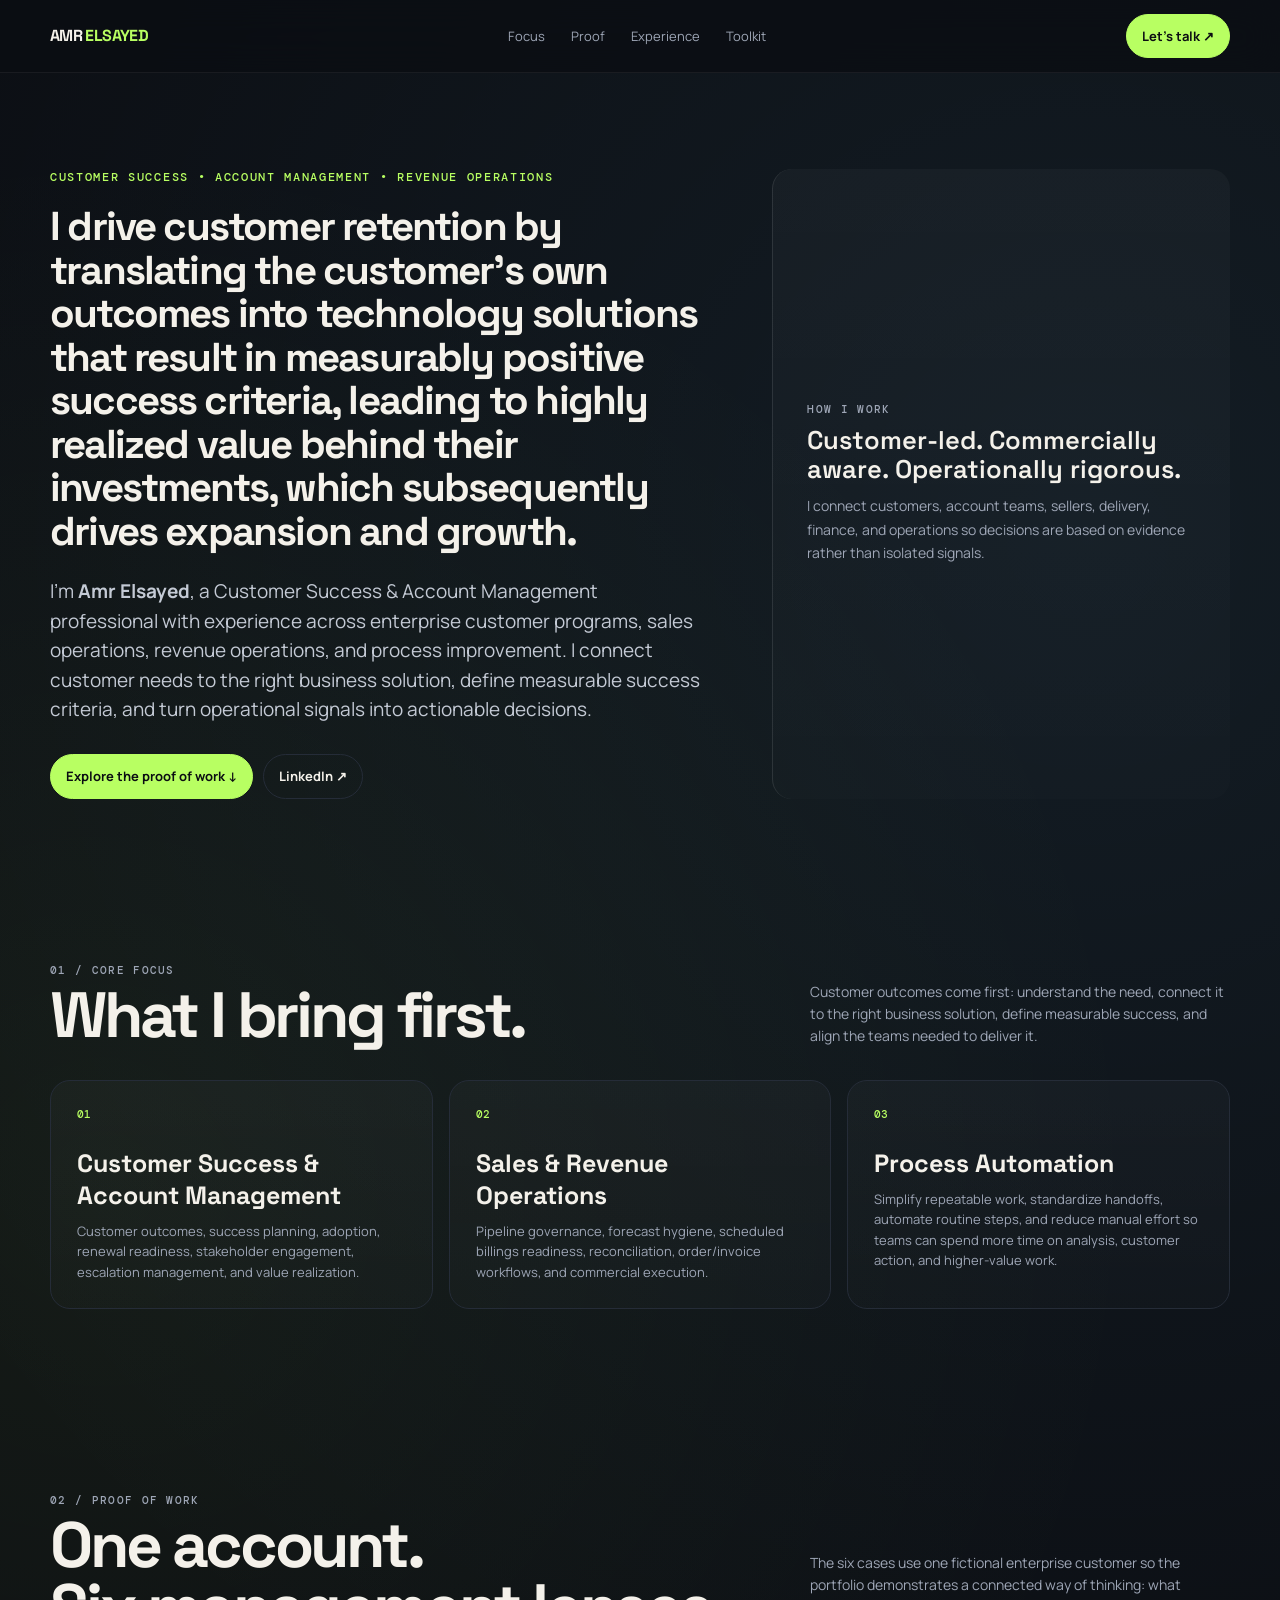
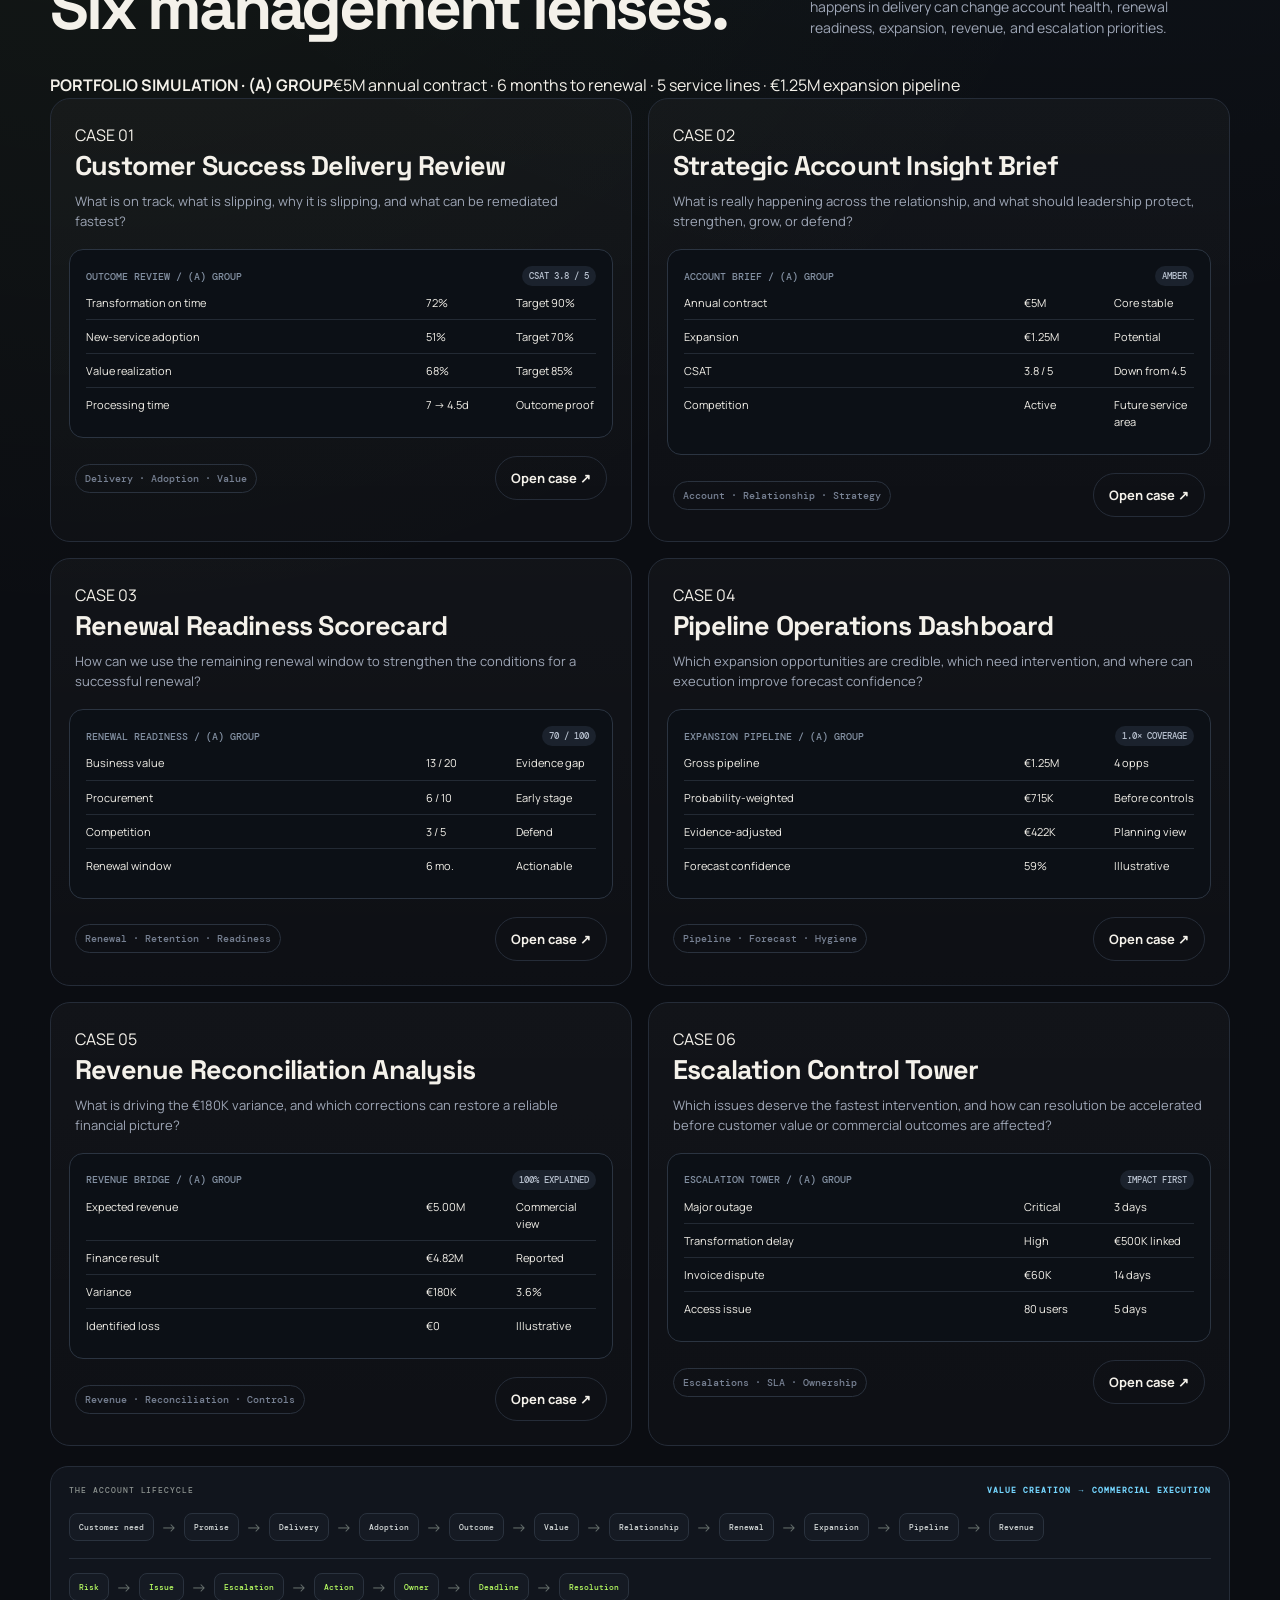
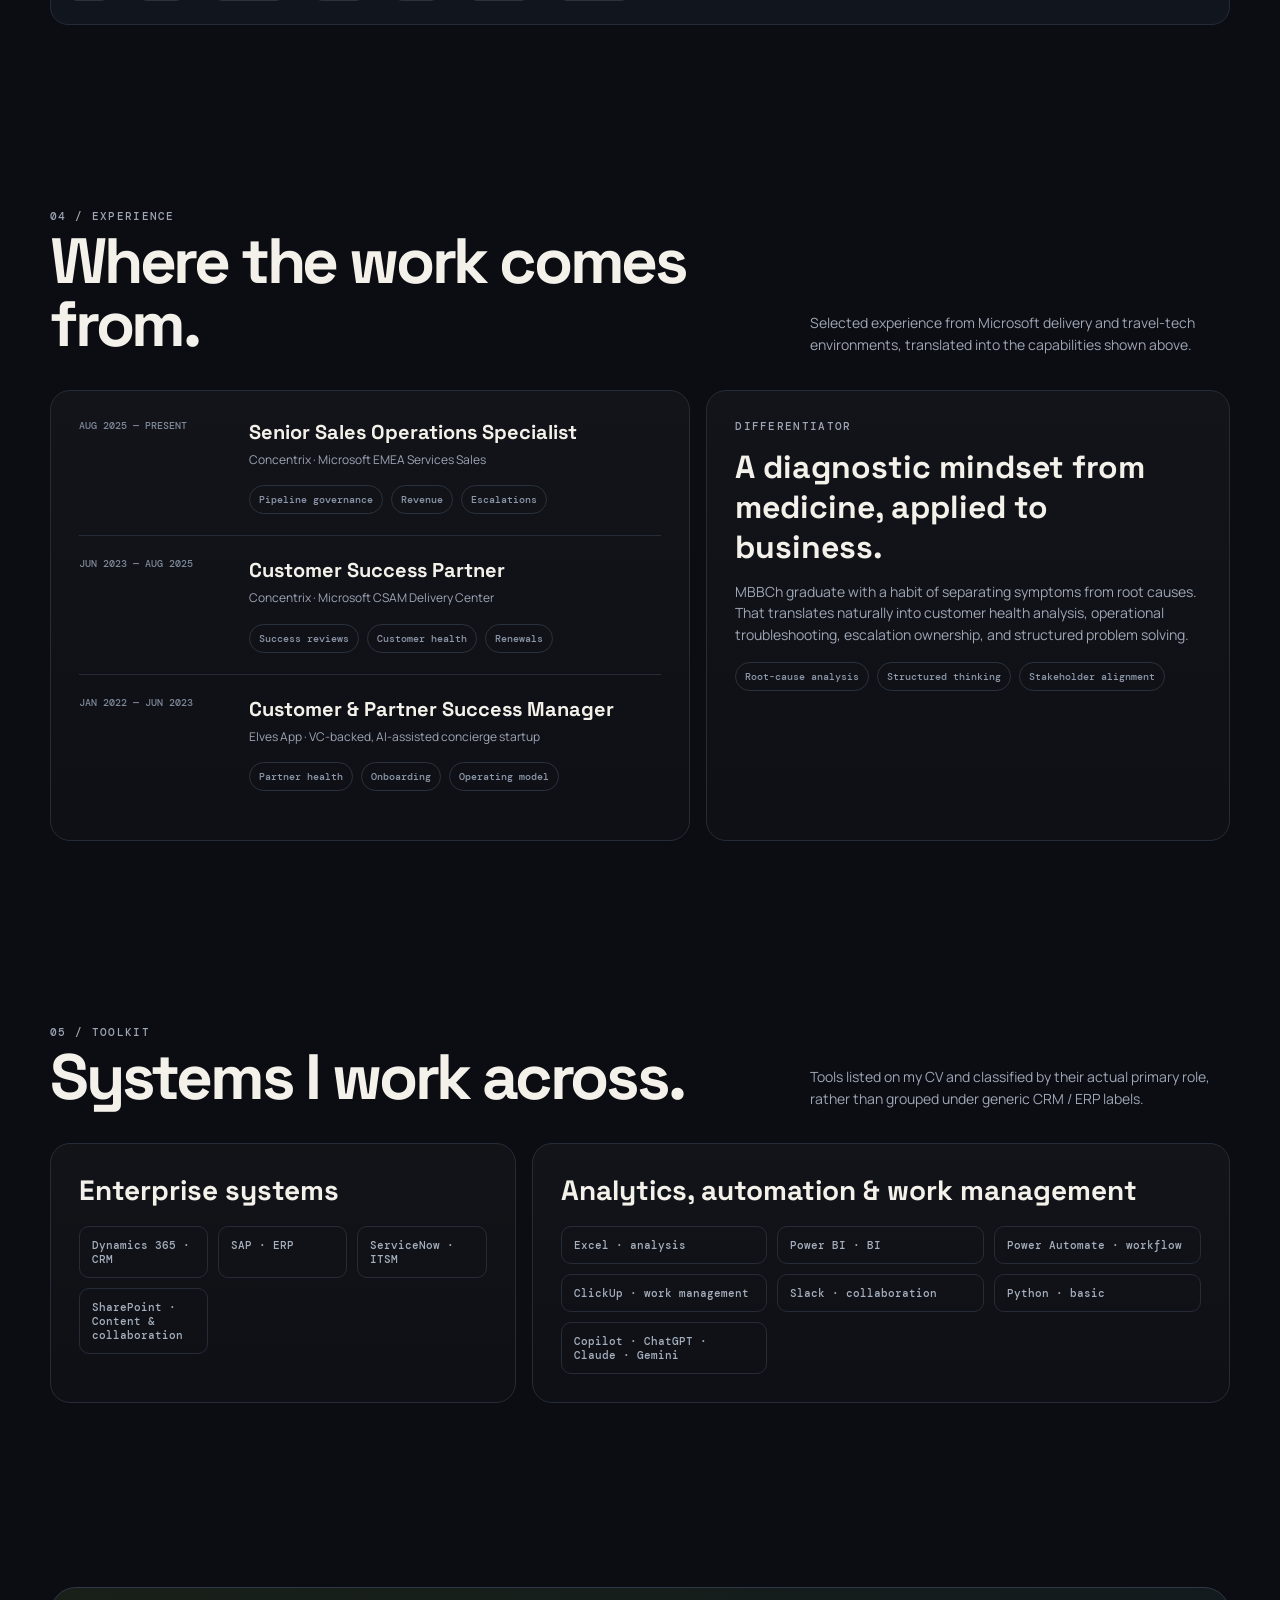
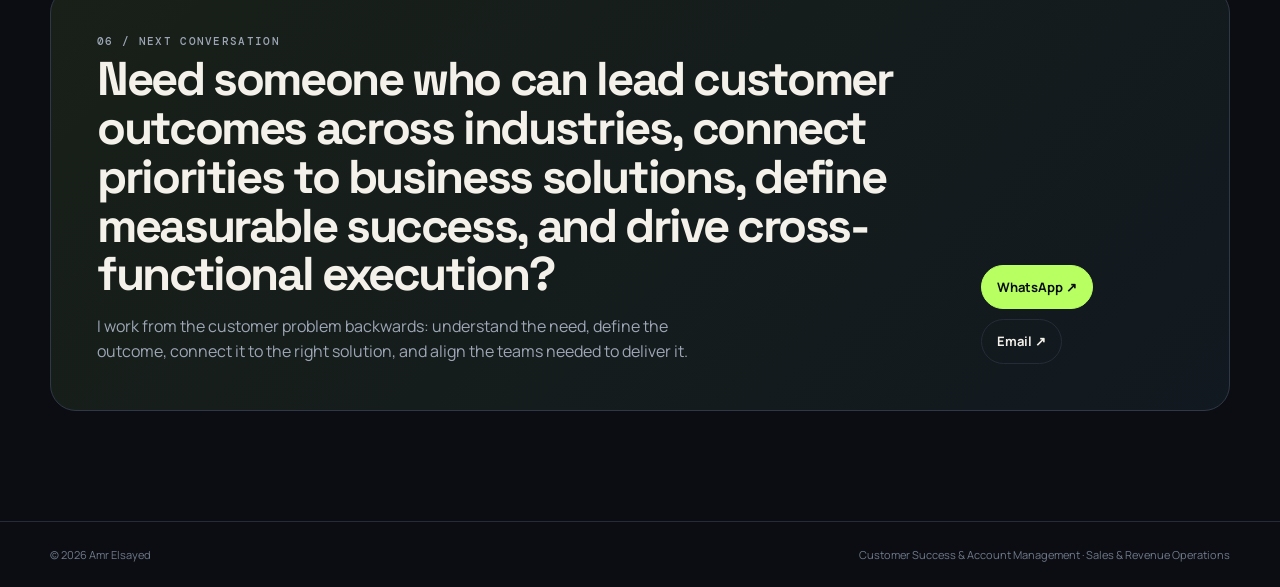
<file: index.html>
<!doctype html>
<html lang="en">
<head>
<meta charset="utf-8">
<meta name="viewport" content="width=device-width,initial-scale=1">
<title>Amr Elsayed | Customer Success & Account Management</title>
<meta name="description" content="Amr Elsayed portfolio: Customer Success & Account Management, Sales & Revenue Operations, and Process Automation.">
<meta name="theme-color" content="#0b0d12">
<link rel="icon" href="data:image/svg+xml,%3Csvg xmlns='http://www.w3.org/2000/svg' viewBox='0 0 64 64'%3E%3Crect width='64' height='64' rx='16' fill='%230b0d12'/%3E%3Cpath d='M18 45V19h7l7 10 7-10h7v26h-7V30l-7 10-7-10v15z' fill='%23f4f1ea'/%3E%3C/svg%3E">
<link rel="preconnect" href="https://fonts.googleapis.com">
<link rel="preconnect" href="https://fonts.gstatic.com" crossorigin>
<link href="https://fonts.googleapis.com/css2?family=DM+Mono:wght@400;500&family=Manrope:wght@400;500;600;700;800&family=Space+Grotesk:wght@500;600;700&display=swap" rel="stylesheet">
<style>
:root{--bg:#0b0d12;--panel:#11151d;--panel2:#151a23;--ink:#f4f1ea;--muted:#9ea6b6;--line:#252c38;--accent:#b8ff62;--accent2:#75d6ff;--warm:#ffd18a;--max:1180px}
*{box-sizing:border-box}
html{scroll-behavior:smooth}
body{margin:0;background:radial-gradient(circle at 85% 10%,rgba(117,214,255,.08),transparent 28%),radial-gradient(circle at 8% 22%,rgba(184,255,98,.06),transparent 24%),var(--bg);color:var(--ink);font-family:Manrope,Arial,sans-serif;line-height:1.55}
a{color:inherit;text-decoration:none}
.container{width:min(calc(100% - 40px),var(--max));margin:auto}
.nav{position:sticky;top:0;z-index:50;background:rgba(11,13,18,.78);backdrop-filter:blur(18px);border-bottom:1px solid rgba(255,255,255,.06)}
.navin{height:72px;display:flex;align-items:center;justify-content:space-between}
.brand{font-family:"Space Grotesk";font-weight:700;letter-spacing:-.04em}
.brand span{color:var(--accent)}
.navlinks{display:flex;gap:26px;font-size:13px;color:var(--muted)}
.navlinks a:hover{color:var(--ink)}
.btn{display:inline-flex;align-items:center;gap:8px;border:1px solid var(--line);padding:11px 15px;border-radius:999px;font-size:13px;font-weight:700;transition:.2s}
.btn:hover{transform:translateY(-1px);border-color:#3c4656}
.btn.primary{background:var(--accent);color:#0b0d12;border-color:var(--accent)}
.hero{padding:96px 0 72px;display:grid;grid-template-columns:1.25fr .75fr;gap:64px;align-items:end}
.kicker{font:500 12px "DM Mono";text-transform:uppercase;letter-spacing:.14em;color:var(--accent);margin-bottom:20px}
h1{font:700 clamp(56px,8vw,104px)/.92 "Space Grotesk";letter-spacing:-.065em;margin:0 0 24px;max-width:880px}
.hero p{font-size:19px;color:#c4cad5;max-width:770px;margin:0 0 30px}
.hero-side{border-left:1px solid var(--line);padding-left:28px}
.hero-side .mini{font:500 11px "DM Mono";color:var(--muted);text-transform:uppercase;letter-spacing:.12em}
.hero-side h3{font:600 25px/1.2 "Space Grotesk";margin:10px 0 10px}
.hero-side p{font-size:14px;line-height:1.7;color:var(--muted);margin:0}
.actions{display:flex;gap:10px;flex-wrap:wrap}
.metrics{display:grid;grid-template-columns:repeat(4,1fr);border-top:1px solid var(--line);border-bottom:1px solid var(--line)}
.metric{padding:24px 18px;border-right:1px solid var(--line)}
.metric:last-child{border-right:0}
.metric .label{font:500 10px "DM Mono";color:var(--muted);text-transform:uppercase;letter-spacing:.1em}
.metric .value{font:700 32px "Space Grotesk";margin:8px 0 3px;letter-spacing:-.04em}
.metric .note{font-size:11px;color:#737d8e}
section{padding:92px 0}
.section-head{display:flex;justify-content:space-between;gap:30px;align-items:end;margin-bottom:34px}
.eyebrow{font:500 11px "DM Mono";text-transform:uppercase;letter-spacing:.12em;color:var(--muted)}
h2{font:700 clamp(38px,5vw,64px)/.98 "Space Grotesk";letter-spacing:-.05em;margin:7px 0 0}
.section-copy{max-width:420px;color:var(--muted);font-size:14px}
.focus{display:grid;grid-template-columns:repeat(3,1fr);gap:16px}
.focus-card,.work-card,.experience-card,.about-card{background:linear-gradient(180deg,rgba(255,255,255,.028),rgba(255,255,255,.012));border:1px solid var(--line);border-radius:20px}
.focus-card{padding:26px;min-height:220px}
.num{font:500 11px "DM Mono";color:var(--accent)}
.focus-card h3{font:700 25px "Space Grotesk";margin:26px 0 10px}
.focus-card p{font-size:13px;color:var(--muted);margin:0}
.focus-card strong{color:var(--ink)}
.work-grid{display:grid;grid-template-columns:repeat(2,1fr);gap:16px}
.work-card{padding:0;overflow:hidden}
.work-top{padding:24px 24px 18px;display:flex;justify-content:space-between;gap:20px}
.sample{font:500 10px "DM Mono";padding:7px 8px;border:1px solid rgba(184,255,98,.34);color:var(--accent);border-radius:999px;white-space:nowrap}
.work-card h3{font:700 27px "Space Grotesk";margin:0 0 8px;letter-spacing:-.03em}
.work-card p{font-size:13px;color:var(--muted);margin:0}
.mock{margin:0 18px 18px;border:1px solid #2b3441;border-radius:14px;background:#0c1016;padding:16px;min-height:175px}
.mockhead{display:flex;justify-content:space-between;align-items:center;font:500 10px "DM Mono";color:#8390a2;text-transform:uppercase}
.bars{display:flex;align-items:end;height:85px;gap:7px;margin-top:18px}
.bar{flex:1;background:linear-gradient(180deg,var(--accent2),rgba(117,214,255,.15));border-radius:4px 4px 0 0}
.row{display:grid;grid-template-columns:1fr 80px 80px;gap:10px;padding:8px 0;border-bottom:1px solid #232a34;font-size:11px}
.row:last-child{border-bottom:0}
.pill{display:inline-flex;padding:4px 7px;border-radius:999px;background:#1b222d;color:#b7c0ce;font:500 9px "DM Mono"}
.health{display:grid;grid-template-columns:1fr 1fr;gap:12px;margin-top:15px}
.healthbox{border:1px solid #252e39;border-radius:10px;padding:10px}
.healthbox .big{font:700 24px "Space Grotesk";margin-top:4px}
.work-foot{display:flex;justify-content:space-between;align-items:center;padding:0 24px 24px}
.work-foot .tag{font:500 10px "DM Mono";color:#778193}
.more{font-size:12px;font-weight:700;color:var(--ink)}
.experience{display:grid;grid-template-columns:1.1fr .9fr;gap:16px}
.experience-card{padding:28px}
.role{display:grid;grid-template-columns:145px 1fr;gap:25px;padding:21px 0;border-top:1px solid var(--line)}
.role:first-child{border-top:0;padding-top:0}
.date{font:500 10px "DM Mono";color:#7e899a;text-transform:uppercase}
.role h3{font:700 20px "Space Grotesk";margin:0 0 6px}
.role p{font-size:12px;color:var(--muted);margin:0}
.tags{display:flex;flex-wrap:wrap;gap:8px;margin-top:16px}
.tag{font:500 10px "DM Mono";color:#8c98aa;border:1px solid #2a323e;border-radius:999px;padding:7px 9px}
.about{display:grid;grid-template-columns:.8fr 1.2fr;gap:16px}
.about-card{padding:28px}
.about-card h3{font:700 28px "Space Grotesk";margin:0 0 13px}
.about-card p{font-size:14px;color:var(--muted);margin:0}
.stack{display:grid;grid-template-columns:repeat(3,1fr);gap:10px;margin-top:18px}
.stack div{padding:11px 12px;border:1px solid var(--line);border-radius:10px;font:500 11px "DM Mono";color:#a5afbd}
.cta{padding:92px 0 110px}
.cta-box{border:1px solid #303847;border-radius:26px;padding:46px;background:linear-gradient(135deg,rgba(184,255,98,.08),rgba(117,214,255,.06));display:flex;justify-content:space-between;gap:30px;align-items:end}
.cta h2{max-width:700px}
.cta p{color:var(--muted);max-width:600px;margin:15px 0 0}
footer{border-top:1px solid var(--line);padding:24px 0;color:#6f7a8b;font-size:11px}
footer .container{display:flex;justify-content:space-between;gap:20px}
.modal{position:fixed;inset:0;background:rgba(5,7,10,.82);backdrop-filter:blur(12px);display:none;align-items:center;justify-content:center;padding:20px;z-index:100}
.modal.open{display:flex}
.modal-card{width:min(760px,100%);max-height:90vh;overflow:auto;background:#10141b;border:1px solid #303847;border-radius:24px;padding:28px}
.modal-close{float:right;border:0;background:transparent;color:var(--muted);font-size:24px;cursor:pointer}
.modal h3{font:700 34px "Space Grotesk";margin:8px 0}
.modal .muted{color:var(--muted);font-size:13px}
.modal .grid{display:grid;grid-template-columns:repeat(2,1fr);gap:12px;margin-top:20px}
.modal .box{border:1px solid var(--line);border-radius:12px;padding:14px}
@media(max-width:900px){.hero,.experience,.about{grid-template-columns:1fr}.hero{padding-top:70px}.metrics{grid-template-columns:repeat(2,1fr)}.metric:nth-child(2){border-right:0}.focus{grid-template-columns:1fr}.work-grid{grid-template-columns:1fr}.navlinks{display:none}.cta-box,.section-head{display:block}.section-copy{margin-top:14px}.role{grid-template-columns:1fr}.stack{grid-template-columns:repeat(2,1fr)}}
@media(max-width:560px){.container{width:min(calc(100% - 28px),var(--max))}h1{font-size:54px}.metrics{grid-template-columns:1fr}.metric{border-right:0;border-bottom:1px solid var(--line)}.metric:last-child{border-bottom:0}.stack{grid-template-columns:1fr}section{padding:72px 0}.hero-side{border-left:0;border-top:1px solid var(--line);padding:24px 0 0}}
.account-context{margin:0 0 22px;background:#111315;color:#fff;border:1px solid #262a2d;border-radius:22px;padding:20px}.context-head{display:flex;justify-content:space-between;font:500 9px "DM Mono";letter-spacing:.12em;color:#8e9491;border-bottom:1px solid rgba(255,255,255,.1);padding-bottom:12px}.context-head b{color:#b8ff62}.context-grid{display:grid;grid-template-columns:repeat(4,1fr)}.context-grid>div{padding:14px 12px;border-right:1px solid rgba(255,255,255,.09)}.context-grid>div:nth-child(4){border-right:0}.context-grid span{display:block;font:500 8px "DM Mono";color:#7d837f;text-transform:uppercase}.context-grid strong{display:block;margin-top:6px;font:700 18px "Space Grotesk"}.context-wide{grid-column:1/-1;border-top:1px solid rgba(255,255,255,.09);border-right:0!important}.context-wide strong{font:500 10px "DM Mono";line-height:1.55;color:#c1c7c3}.lens-strip{display:grid;grid-template-columns:repeat(3,1fr);gap:8px;margin:0 0 16px}.lens-strip div{border:1px solid #252c38;padding:13px;border-radius:12px;background:#11151d}.lens-strip span{display:block;font:500 8px "DM Mono";color:#b8ff62}.lens-strip strong{display:block;margin-top:5px;font:600 13px "Space Grotesk";line-height:1.2}.operating-model{margin-top:20px;border:1px solid #252c38;border-radius:18px;background:#11151d;padding:18px;color:#fff}.operating-head{display:flex;justify-content:space-between;gap:20px;font:500 8px "DM Mono";color:#8e9491;letter-spacing:.12em}.operating-head b{color:#75d6ff}.chain,.control-chain{display:flex;align-items:center;gap:7px;overflow:auto;padding:18px 0 5px}.chain span,.control-chain span{border:1px solid #2a323e;background:#151a23;padding:8px 9px;border-radius:8px;white-space:nowrap;font:500 8px "DM Mono";color:#d9dedd}.chain i,.control-chain i{font-style:normal;color:#68716e}.control-chain{border-top:1px solid #252c38;margin-top:12px;padding-top:14px}.control-chain span{color:#b8ff62}@media(max-width:900px){.context-grid{grid-template-columns:repeat(2,1fr)}.context-grid>div:nth-child(2){border-right:0}.lens-strip{grid-template-columns:1fr}.operating-head{display:block}.operating-head b{display:block;margin-top:6px}}@media(max-width:560px){.context-grid{grid-template-columns:1fr}.context-grid>div{border-right:0!important;border-top:1px solid rgba(255,255,255,.09)}.context-grid>div:first-child{border-top:0}}
/* Homepage refinement: stronger hierarchy, shorter executive positioning */
.hero{
  grid-template-columns:minmax(0,1.45fr) minmax(280px,.55fr);
  gap:56px;
}
.hero>div>h1{
  font-size:clamp(36px,4.35vw,62px);
  line-height:1.02;
  letter-spacing:-.055em;
  max-width:1040px;
}
.cta-box h2{
  font-size:clamp(30px,3.7vw,52px);
  line-height:1.03;
  letter-spacing:-.05em;
  max-width:860px;
}
.metrics{
  grid-template-columns:repeat(3,1fr);
}
.metric{
  min-width:0;
}
@media(max-width:900px){
  .hero{grid-template-columns:1fr;gap:38px}.hero>div>h1{font-size:clamp(36px,7vw,58px)}
  .cta-box h2{font-size:clamp(29px,6vw,46px)}
  .metrics{grid-template-columns:1fr}
  .metric{border-right:0;border-bottom:1px solid var(--line)}
  .metric:last-child{border-bottom:0}
}
@media(max-width:560px){
  .hero>div>h1{font-size:39px}
  .cta-box h2{font-size:34px}
}

/* Hero refinement: direct customer-retention proposition + aligned right-side operating lens */
.hero{
  grid-template-columns:minmax(0,1.5fr) minmax(320px,.6fr);
  gap:56px;
  align-items:start;
}
.hero>div>h1{
  font-size:clamp(34px,4.1vw,60px);
  line-height:1.04;
  letter-spacing:-.052em;
  max-width:1060px;
}
.hero-side{
  margin-top:6px;
}
@media(max-width:900px){
  .hero{
    grid-template-columns:1fr;
    gap:40px;
  }
  .hero>div>h1{
    font-size:clamp(35px,7vw,56px);
  }
  .hero-side{
    margin-top:0;
  }
}
@media(max-width:560px){
  .hero>div>h1{font-size:37px}
}
.hero{
  grid-template-columns:minmax(0,1.18fr) minmax(360px,.82fr);
  gap:64px;
  align-items:stretch;
}
.hero>div>h1{
  font-size:clamp(42px,4.15vw,58px);
  line-height:1.035;
  letter-spacing:-.052em;
  max-width:860px;
}
.hero-side{
  margin-top:0;
  min-height:100%;
  padding:30px 34px;
  border-left:1px solid rgba(255,255,255,.10);
  background:linear-gradient(180deg,rgba(255,255,255,.032),rgba(255,255,255,.012));
  border-radius:20px;
  display:flex;
  flex-direction:column;
  justify-content:center;
}
.hero-side h3{
  font-size:clamp(23px,2vw,31px);
  line-height:1.12;
  max-width:420px;
}
.hero-side p{
  max-width:420px;
  font-size:14px;
  line-height:1.7;
}
@media(max-width:1000px){
  .hero{grid-template-columns:minmax(0,1.08fr) minmax(300px,.92fr);gap:42px}
  .hero>div>h1{font-size:clamp(40px,5vw,54px)}
}
@media(max-width:900px){
  .hero{grid-template-columns:1fr;gap:36px}
  .hero>div>h1{font-size:clamp(38px,7vw,54px);max-width:900px}
  .hero-side{min-height:auto;padding:26px 28px}
}
@media(max-width:560px){.hero>div>h1{font-size:37px}}

/* Final hero scale refinement */
.hero>div>h1{
  font-size:clamp(31px,3.15vw,45px);
  line-height:1.08;
  letter-spacing:-.045em;
  max-width:840px;
}
@media(max-width:1000px){
  .hero>div>h1{font-size:clamp(31px,4.6vw,45px)}
}
@media(max-width:900px){
  .hero>div>h1{font-size:clamp(31px,6.2vw,44px);max-width:900px}
}
@media(max-width:560px){
  .hero>div>h1{font-size:34px}
}
</style>
</head>
<body>
<header class="nav"><div class="container navin">
<a class="brand" href="#top">AMR <span>ELSAYED</span></a>
<nav class="navlinks"><a href="#focus">Focus</a><a href="#work">Proof</a><a href="#experience">Experience</a><a href="#toolkit">Toolkit</a></nav>
<a class="btn primary" href="#contact">Let's talk ↗</a>
</div></header>

<main id="top">
<section class="container hero">
<div>
<div class="kicker">Customer Success • Account Management • Revenue Operations</div>
<h1>I drive customer retention by translating the customer's own outcomes into technology solutions that result in measurably positive success criteria, leading to highly realized value behind their investments, which subsequently drives expansion and growth.</h1>
<p>I'm <strong>Amr Elsayed</strong>, a Customer Success & Account Management professional with experience across enterprise customer programs, sales operations, revenue operations, and process improvement. I connect customer needs to the right business solution, define measurable success criteria, and turn operational signals into actionable decisions.</p>
<div class="actions"><a class="btn primary" href="#work">Explore the proof of work ↓</a><a class="btn" href="https://www.linkedin.com/in/amrhelsayed" target="_blank" rel="noreferrer">LinkedIn ↗</a></div>
</div>
<aside class="hero-side"><div class="mini">How I work</div><h3>Customer-led. Commercially aware. Operationally rigorous.</h3><p>I connect customers, account teams, sellers, delivery, finance, and operations so decisions are based on evidence rather than isolated signals.</p></aside>
</section>

<section id="focus" class="container">
<div class="section-head"><div><div class="eyebrow">01 / Core focus</div><h2>What I bring first.</h2></div><div class="section-copy">Customer outcomes come first: understand the need, connect it to the right business solution, define measurable success, and align the teams needed to deliver it.</div></div>
<div class="focus">
<article class="focus-card"><div class="num">01</div><h3>Customer Success & Account Management</h3><p>Customer outcomes, success planning, adoption, renewal readiness, stakeholder engagement, escalation management, and value realization.</p></article>
<article class="focus-card"><div class="num">02</div><h3>Sales & Revenue Operations</h3><p>Pipeline governance, forecast hygiene, scheduled billings readiness, reconciliation, order/invoice workflows, and commercial execution.</p></article>
<article class="focus-card"><div class="num">03</div><h3>Process Automation</h3><p>Simplify repeatable work, standardize handoffs, automate routine steps, and reduce manual effort so teams can spend more time on analysis, customer action, and higher-value work.</p></article>
</div>
</section>





<section id="work" class="container">
<div class="section-head"><div><div class="eyebrow">02 / Proof of work</div><h2>One account.<br>Six management lenses.</h2></div><div class="section-copy">The six cases use one fictional enterprise customer so the portfolio demonstrates a connected way of thinking: what happens in delivery can change account health, renewal readiness, expansion, revenue, and escalation priorities.</div></div>
<div class="simulation"><strong>PORTFOLIO SIMULATION · (A) GROUP</strong><span>€5M annual contract · 6 months to renewal · 5 service lines · €1.25M expansion pipeline</span></div>
<div class="work-grid">
<article class="work-card"><div class="work-top"><div><div class="case-no">CASE 01</div><h3>Customer Success Delivery Review</h3><p>What is on track, what is slipping, why it is slipping, and what can be remediated fastest?</p></div></div><div class="mock"><div class="mockhead"><span>Outcome review / (A) Group</span><span class="pill">CSAT 3.8 / 5</span></div><div class="row"><span>Transformation on time</span><span>72%</span><span>Target 90%</span></div><div class="row"><span>New-service adoption</span><span>51%</span><span>Target 70%</span></div><div class="row"><span>Value realization</span><span>68%</span><span>Target 85%</span></div><div class="row"><span>Processing time</span><span>7 → 4.5d</span><span>Outcome proof</span></div></div><div class="work-foot"><span class="tag">Delivery · Adoption · Value</span><a class="btn" href="proof/customer-success-review.html">Open case ↗</a></div></article><article class="work-card"><div class="work-top"><div><div class="case-no">CASE 02</div><h3>Strategic Account Insight Brief</h3><p>What is really happening across the relationship, and what should leadership protect, strengthen, grow, or defend?</p></div></div><div class="mock"><div class="mockhead"><span>Account brief / (A) Group</span><span class="pill">AMBER</span></div><div class="row"><span>Annual contract</span><span>€5M</span><span>Core stable</span></div><div class="row"><span>Expansion</span><span>€1.25M</span><span>Potential</span></div><div class="row"><span>CSAT</span><span>3.8 / 5</span><span>Down from 4.5</span></div><div class="row"><span>Competition</span><span>Active</span><span>Future service area</span></div></div><div class="work-foot"><span class="tag">Account · Relationship · Strategy</span><a class="btn" href="proof/account-insight.html">Open case ↗</a></div></article><article class="work-card"><div class="work-top"><div><div class="case-no">CASE 03</div><h3>Renewal Readiness Scorecard</h3><p>How can we use the remaining renewal window to strengthen the conditions for a successful renewal?</p></div></div><div class="mock"><div class="mockhead"><span>Renewal readiness / (A) Group</span><span class="pill">70 / 100</span></div><div class="row"><span>Business value</span><span>13 / 20</span><span>Evidence gap</span></div><div class="row"><span>Procurement</span><span>6 / 10</span><span>Early stage</span></div><div class="row"><span>Competition</span><span>3 / 5</span><span>Defend</span></div><div class="row"><span>Renewal window</span><span>6 mo.</span><span>Actionable</span></div></div><div class="work-foot"><span class="tag">Renewal · Retention · Readiness</span><a class="btn" href="proof/renewal-readiness.html">Open case ↗</a></div></article><article class="work-card"><div class="work-top"><div><div class="case-no">CASE 04</div><h3>Pipeline Operations Dashboard</h3><p>Which expansion opportunities are credible, which need intervention, and where can execution improve forecast confidence?</p></div></div><div class="mock"><div class="mockhead"><span>Expansion pipeline / (A) Group</span><span class="pill">1.0× COVERAGE</span></div><div class="row"><span>Gross pipeline</span><span>€1.25M</span><span>4 opps</span></div><div class="row"><span>Probability-weighted</span><span>€715K</span><span>Before controls</span></div><div class="row"><span>Evidence-adjusted</span><span>€422K</span><span>Planning view</span></div><div class="row"><span>Forecast confidence</span><span>59%</span><span>Illustrative</span></div></div><div class="work-foot"><span class="tag">Pipeline · Forecast · Hygiene</span><a class="btn" href="proof/pipeline-operations.html">Open case ↗</a></div></article><article class="work-card"><div class="work-top"><div><div class="case-no">CASE 05</div><h3>Revenue Reconciliation Analysis</h3><p>What is driving the €180K variance, and which corrections can restore a reliable financial picture?</p></div></div><div class="mock"><div class="mockhead"><span>Revenue bridge / (A) Group</span><span class="pill">100% EXPLAINED</span></div><div class="row"><span>Expected revenue</span><span>€5.00M</span><span>Commercial view</span></div><div class="row"><span>Finance result</span><span>€4.82M</span><span>Reported</span></div><div class="row"><span>Variance</span><span>€180K</span><span>3.6%</span></div><div class="row"><span>Identified loss</span><span>€0</span><span>Illustrative</span></div></div><div class="work-foot"><span class="tag">Revenue · Reconciliation · Controls</span><a class="btn" href="proof/revenue-reconciliation.html">Open case ↗</a></div></article><article class="work-card"><div class="work-top"><div><div class="case-no">CASE 06</div><h3>Escalation Control Tower</h3><p>Which issues deserve the fastest intervention, and how can resolution be accelerated before customer value or commercial outcomes are affected?</p></div></div><div class="mock"><div class="mockhead"><span>Escalation tower / (A) Group</span><span class="pill">IMPACT FIRST</span></div><div class="row"><span>Major outage</span><span>Critical</span><span>3 days</span></div><div class="row"><span>Transformation delay</span><span>High</span><span>€500K linked</span></div><div class="row"><span>Invoice dispute</span><span>€60K</span><span>14 days</span></div><div class="row"><span>Access issue</span><span>80 users</span><span>5 days</span></div></div><div class="work-foot"><span class="tag">Escalations · SLA · Ownership</span><a class="btn" href="proof/escalation-control.html">Open case ↗</a></div></article>
</div>
<div class="operating-model"><div class="operating-head"><span>THE ACCOUNT LIFECYCLE</span><b>VALUE CREATION → COMMERCIAL EXECUTION</b></div><div class="chain"><span>Customer need</span><i>→</i><span>Promise</span><i>→</i><span>Delivery</span><i>→</i><span>Adoption</span><i>→</i><span>Outcome</span><i>→</i><span>Value</span><i>→</i><span>Relationship</span><i>→</i><span>Renewal</span><i>→</i><span>Expansion</span><i>→</i><span>Pipeline</span><i>→</i><span>Revenue</span></div><div class="control-chain"><span>Risk</span><i>→</i><span>Issue</span><i>→</i><span>Escalation</span><i>→</i><span>Action</span><i>→</i><span>Owner</span><i>→</i><span>Deadline</span><i>→</i><span>Resolution</span></div></div>
</section>

<section id="experience" class="container">
<div class="section-head"><div><div class="eyebrow">04 / Experience</div><h2>Where the work comes from.</h2></div><div class="section-copy">Selected experience from Microsoft delivery and travel-tech environments, translated into the capabilities shown above.</div></div>
<div class="experience">
<div class="experience-card">
<div class="role"><div class="date">Aug 2025 — Present</div><div><h3>Senior Sales Operations Specialist</h3><p>Concentrix · Microsoft EMEA Services Sales</p><div class="tags"><span class="tag">Pipeline governance</span><span class="tag">Revenue</span><span class="tag">Escalations</span></div></div></div>
<div class="role"><div class="date">Jun 2023 — Aug 2025</div><div><h3>Customer Success Partner</h3><p>Concentrix · Microsoft CSAM Delivery Center</p><div class="tags"><span class="tag">Success reviews</span><span class="tag">Customer health</span><span class="tag">Renewals</span></div></div></div>
<div class="role"><div class="date">Jan 2022 — Jun 2023</div><div><h3>Customer & Partner Success Manager</h3><p>Elves App · VC-backed, AI-assisted concierge startup</p><div class="tags"><span class="tag">Partner health</span><span class="tag">Onboarding</span><span class="tag">Operating model</span></div></div></div>
</div>
<div class="experience-card"><div class="eyebrow">Differentiator</div><h3 style="font:700 32px 'Space Grotesk';margin:14px 0">A diagnostic mindset from medicine, applied to business.</h3><p style="color:var(--muted);font-size:14px">MBBCh graduate with a habit of separating symptoms from root causes. That translates naturally into customer health analysis, operational troubleshooting, escalation ownership, and structured problem solving.</p><div class="tags"><span class="tag">Root-cause analysis</span><span class="tag">Structured thinking</span><span class="tag">Stakeholder alignment</span></div></div>
</div>
</section>

<section id="toolkit" class="container">
<div class="section-head"><div><div class="eyebrow">05 / Toolkit</div><h2>Systems I work across.</h2></div><div class="section-copy">Tools listed on my CV and classified by their actual primary role, rather than grouped under generic CRM / ERP labels.</div></div>
<div class="about">
<div class="about-card"><h3>Enterprise systems</h3><div class="stack"><div>Dynamics 365 · CRM</div><div>SAP · ERP</div><div>ServiceNow · ITSM</div><div>SharePoint · Content & collaboration</div></div></div>
<div class="about-card"><h3>Analytics, automation & work management</h3><div class="stack"><div>Excel · analysis</div><div>Power BI · BI</div><div>Power Automate · workflow</div><div>ClickUp · work management</div><div>Slack · collaboration</div><div>Python · basic</div><div>Copilot · ChatGPT · Claude · Gemini</div></div></div>
</div>
</section>

<section id="contact" class="container cta">
<div class="cta-box"><div><div class="eyebrow">06 / Next conversation</div><h2>Need someone who can lead customer outcomes across industries, connect priorities to business solutions, define measurable success, and drive cross-functional execution?</h2><p>I work from the customer problem backwards: understand the need, define the outcome, connect it to the right solution, and align the teams needed to deliver it.</p></div><div class="actions"><a class="btn primary" href="https://wa.me/201212349798?text=Hi%20Amr%2C%20I%20found%20your%20portfolio%20and%20would%20like%20to%20connect." target="_blank" rel="noreferrer">WhatsApp ↗</a><a class="btn" href="https://mail.google.com/mail/?view=cm&fs=1&to=ah.aimed11@gmail.com&su=Portfolio%20Inquiry" target="_blank" rel="noopener noreferrer">Email ↗</a></div></div>
</section>
</main>
<footer><div class="container"><span>© 2026 Amr Elsayed</span><span>Customer Success & Account Management · Sales & Revenue Operations</span></div></footer>


</body></html>
</file>
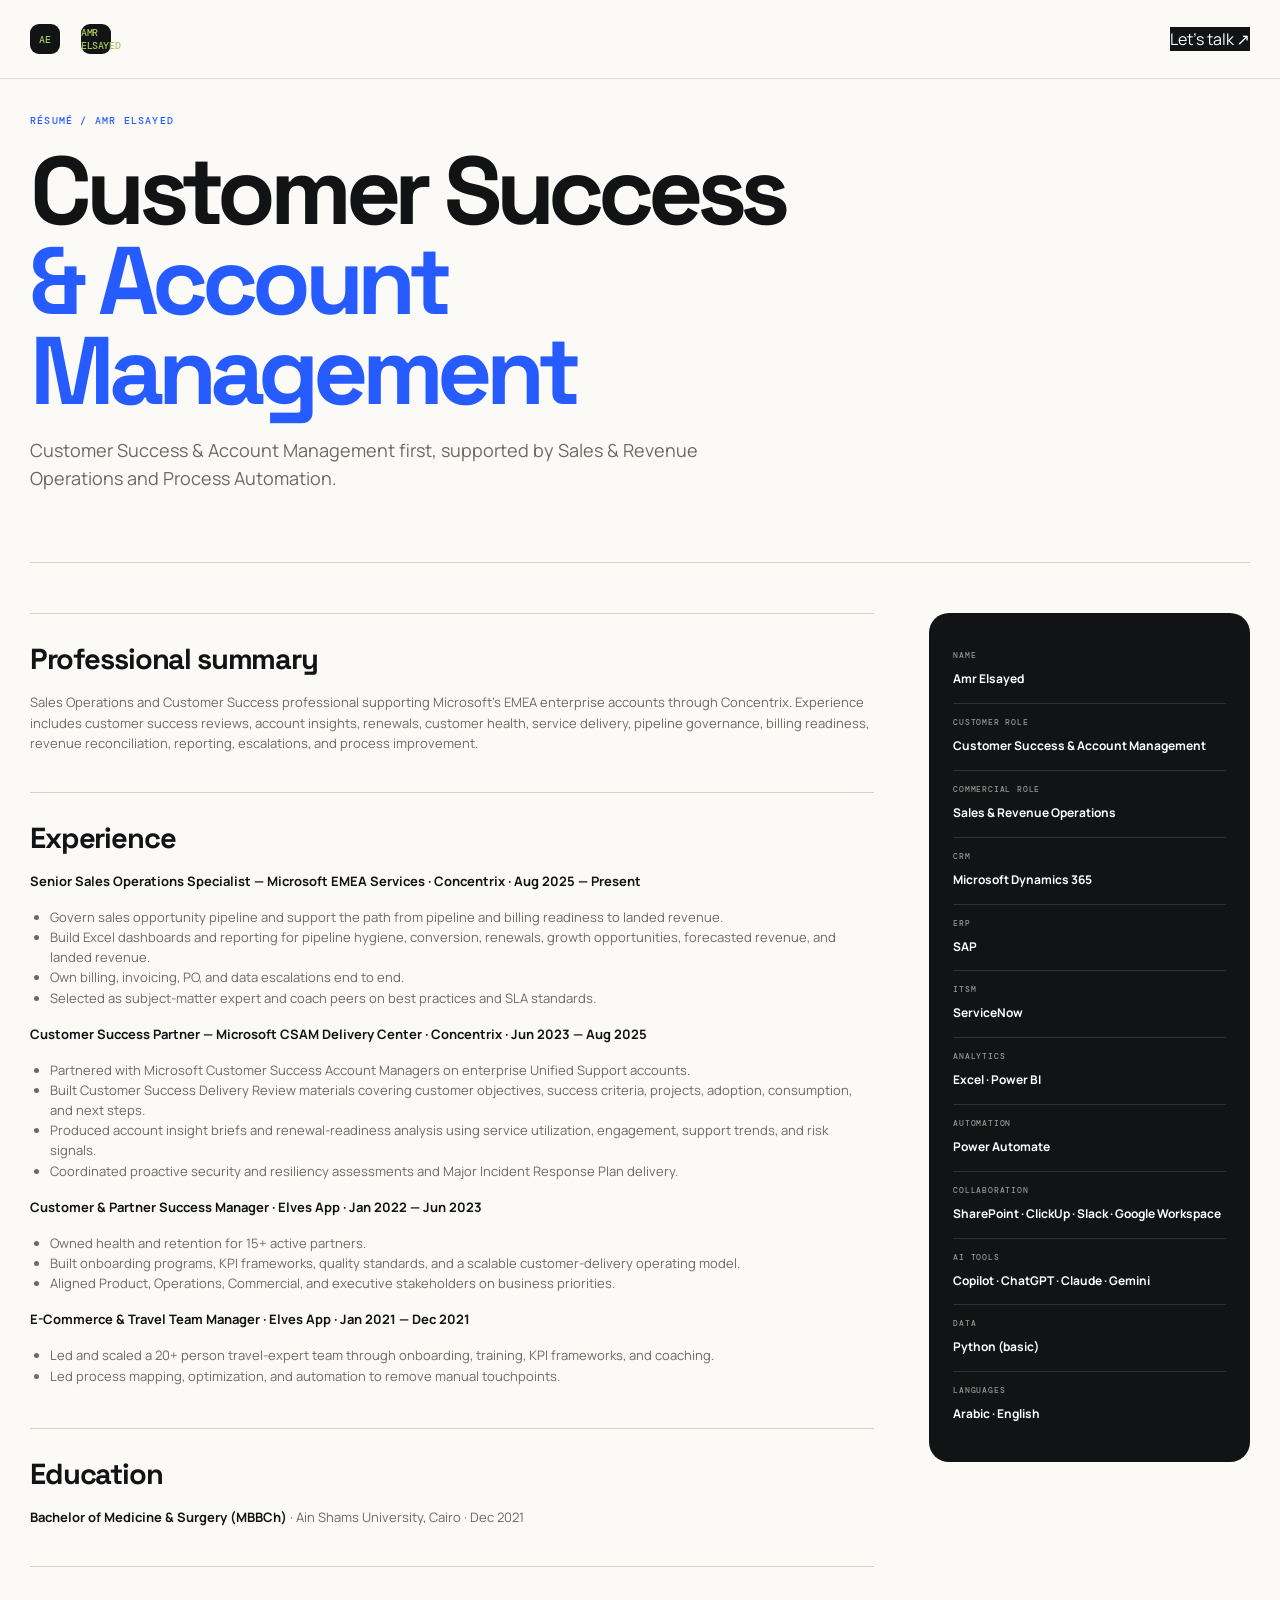
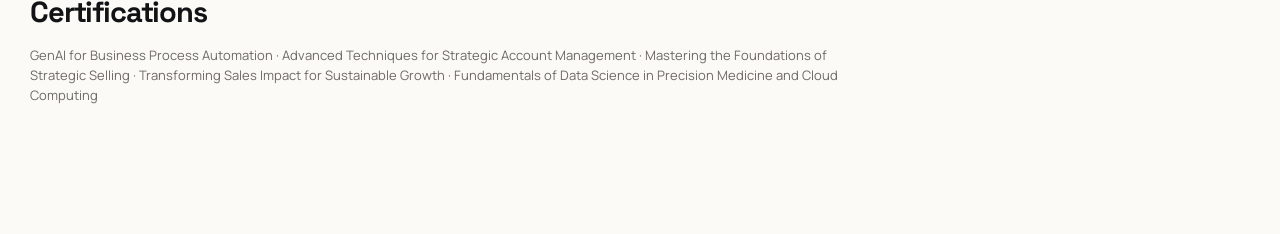
<file: resume.html>
<!doctype html><html lang="en"><head><meta charset="utf-8"><meta name="viewport" content="width=device-width,initial-scale=1"><title>Résumé | Amr Elsayed</title><link rel="icon" href="assets/favicon.svg"><link rel="stylesheet" href="styles.css"><link rel="preconnect" href="https://fonts.googleapis.com"><link rel="preconnect" href="https://fonts.gstatic.com" crossorigin><link href="https://fonts.googleapis.com/css2?family=DM+Mono:wght@400;500&family=Manrope:wght@400;500;600;700;800&family=Space+Grotesk:wght@500;600;700&display=swap" rel="stylesheet"></head><body><header class="site-nav"><div class="container nav-inner"><a class="brand" href="index.html"><span class="brand-mark">AE</span><span>AMR ELSAYED</span></a><details class="contact-menu"><summary class="btn btn-dark">Let's talk ↗</summary><div class="contact-pop"><a href="https://wa.me/201212349798?text=Hi%20Amr%2C%20I%20found%20your%20portfolio%20and%20would%20like%20to%20connect." target="_blank" rel="noreferrer">WhatsApp</a><a href="mailto:ah.aimed11@gmail.com">Email</a></div></details></div></header><main class="resume"><div class="container"><section class="resume-head"><div class="kicker">RÉSUMÉ / AMR ELSAYED</div><h1>Customer Success<br><em>& Account Management</em></h1><p>Customer Success & Account Management first, supported by Sales & Revenue Operations and Process Automation.</p></section><section class="resume-grid"><div><article class="resume-section"><h2>Professional summary</h2><p>Sales Operations and Customer Success professional supporting Microsoft's EMEA enterprise accounts through Concentrix. Experience includes customer success reviews, account insights, renewals, customer health, service delivery, pipeline governance, billing readiness, revenue reconciliation, reporting, escalations, and process improvement.</p></article><article class="resume-section"><h2>Experience</h2><p><strong>Senior Sales Operations Specialist — Microsoft EMEA Services · Concentrix · Aug 2025 — Present</strong></p><ul><li>Govern sales opportunity pipeline and support the path from pipeline and billing readiness to landed revenue.</li><li>Build Excel dashboards and reporting for pipeline hygiene, conversion, renewals, growth opportunities, forecasted revenue, and landed revenue.</li><li>Own billing, invoicing, PO, and data escalations end to end.</li><li>Selected as subject-matter expert and coach peers on best practices and SLA standards.</li></ul><p><strong>Customer Success Partner — Microsoft CSAM Delivery Center · Concentrix · Jun 2023 — Aug 2025</strong></p><ul><li>Partnered with Microsoft Customer Success Account Managers on enterprise Unified Support accounts.</li><li>Built Customer Success Delivery Review materials covering customer objectives, success criteria, projects, adoption, consumption, and next steps.</li><li>Produced account insight briefs and renewal-readiness analysis using service utilization, engagement, support trends, and risk signals.</li><li>Coordinated proactive security and resiliency assessments and Major Incident Response Plan delivery.</li></ul><p><strong>Customer & Partner Success Manager · Elves App · Jan 2022 — Jun 2023</strong></p><ul><li>Owned health and retention for 15+ active partners.</li><li>Built onboarding programs, KPI frameworks, quality standards, and a scalable customer-delivery operating model.</li><li>Aligned Product, Operations, Commercial, and executive stakeholders on business priorities.</li></ul><p><strong>E-Commerce & Travel Team Manager · Elves App · Jan 2021 — Dec 2021</strong></p><ul><li>Led and scaled a 20+ person travel-expert team through onboarding, training, KPI frameworks, and coaching.</li><li>Led process mapping, optimization, and automation to remove manual touchpoints.</li></ul></article><article class="resume-section"><h2>Education</h2><p><strong>Bachelor of Medicine & Surgery (MBBCh)</strong> · Ain Shams University, Cairo · Dec 2021</p></article><article class="resume-section"><h2>Certifications</h2><p>GenAI for Business Process Automation · Advanced Techniques for Strategic Account Management · Mastering the Foundations of Strategic Selling · Transforming Sales Impact for Sustainable Growth · Fundamentals of Data Science in Precision Medicine and Cloud Computing</p></article></div><aside class="resume-side"><div><span>Name</span><strong>Amr Elsayed</strong></div><div><span>Customer role</span><strong>Customer Success & Account Management</strong></div><div><span>Commercial role</span><strong>Sales & Revenue Operations</strong></div><div><span>CRM</span><strong>Microsoft Dynamics 365</strong></div><div><span>ERP</span><strong>SAP</strong></div><div><span>ITSM</span><strong>ServiceNow</strong></div><div><span>Analytics</span><strong>Excel · Power BI</strong></div><div><span>Automation</span><strong>Power Automate</strong></div><div><span>Collaboration</span><strong>SharePoint · ClickUp · Slack · Google Workspace</strong></div><div><span>AI tools</span><strong>Copilot · ChatGPT · Claude · Gemini</strong></div><div><span>Data</span><strong>Python (basic)</strong></div><div><span>Languages</span><strong>Arabic · English</strong></div></aside></section></div></main></body></html>
</file>
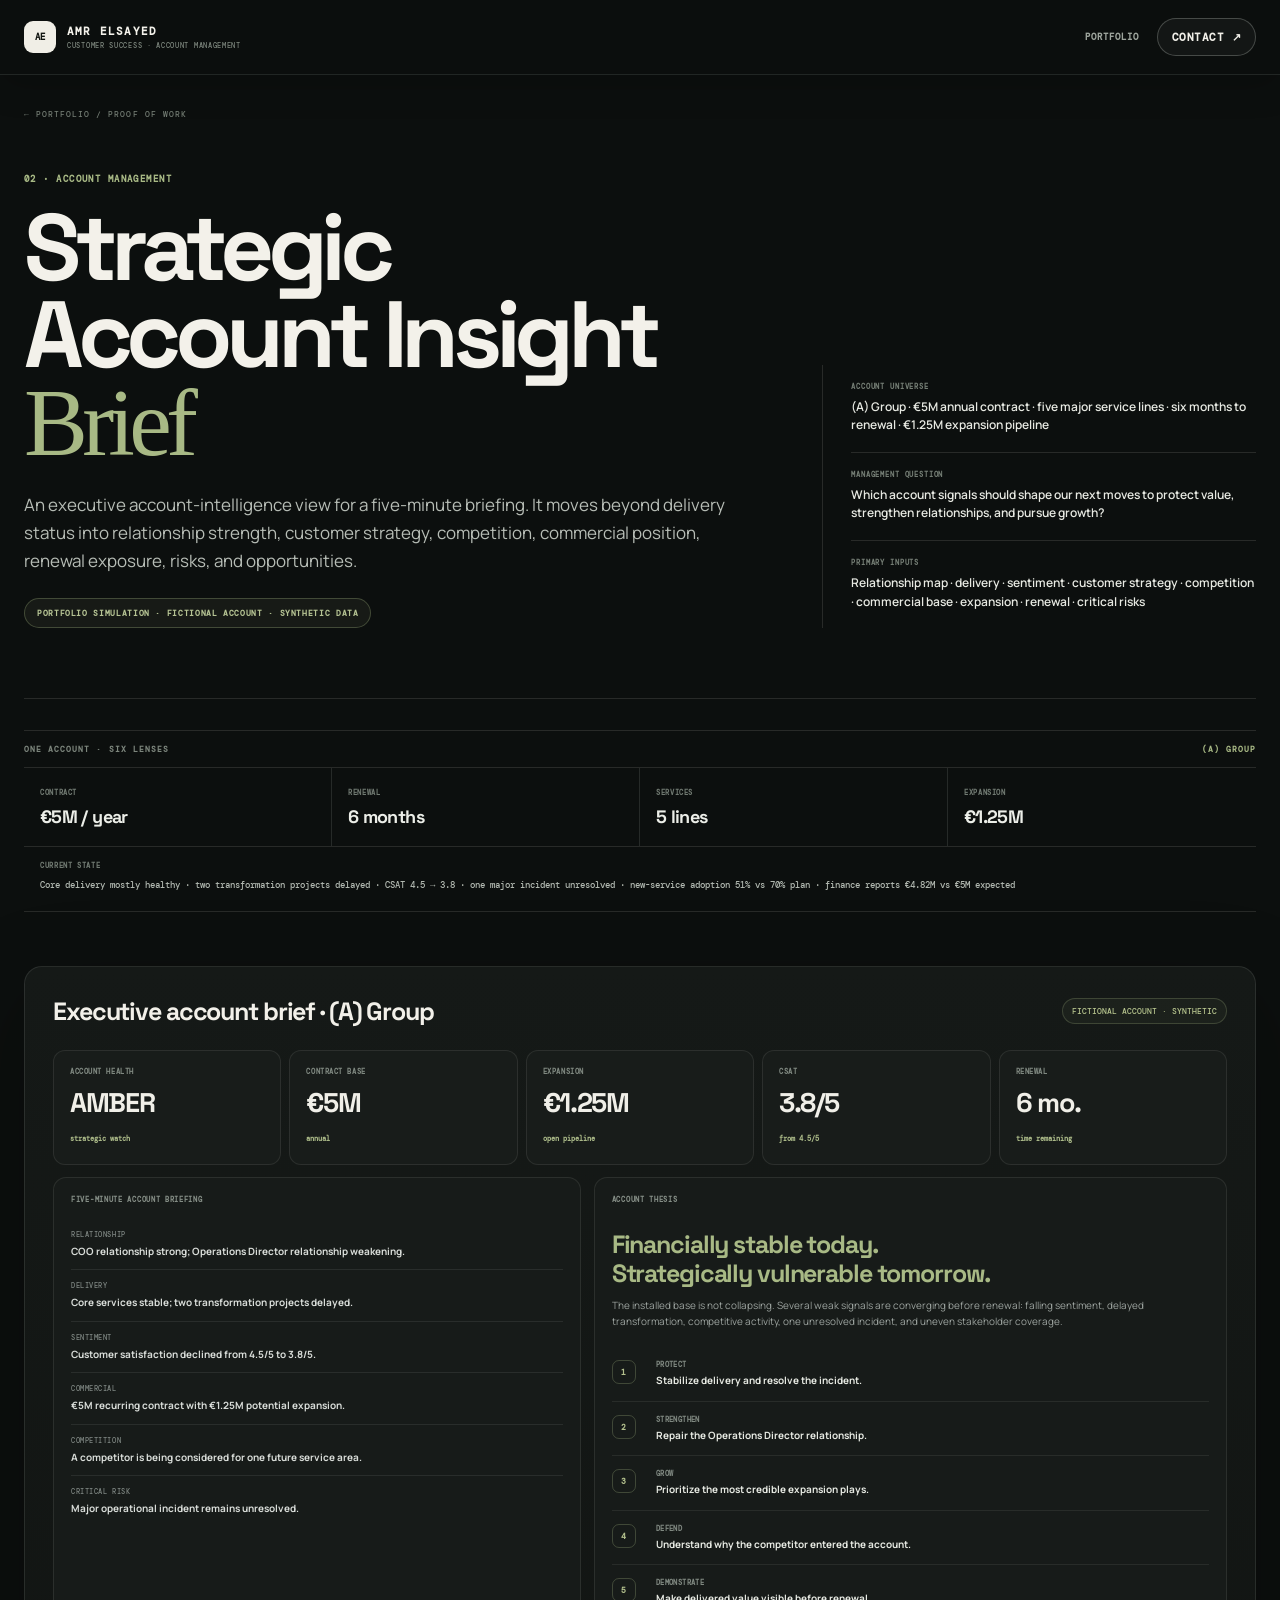
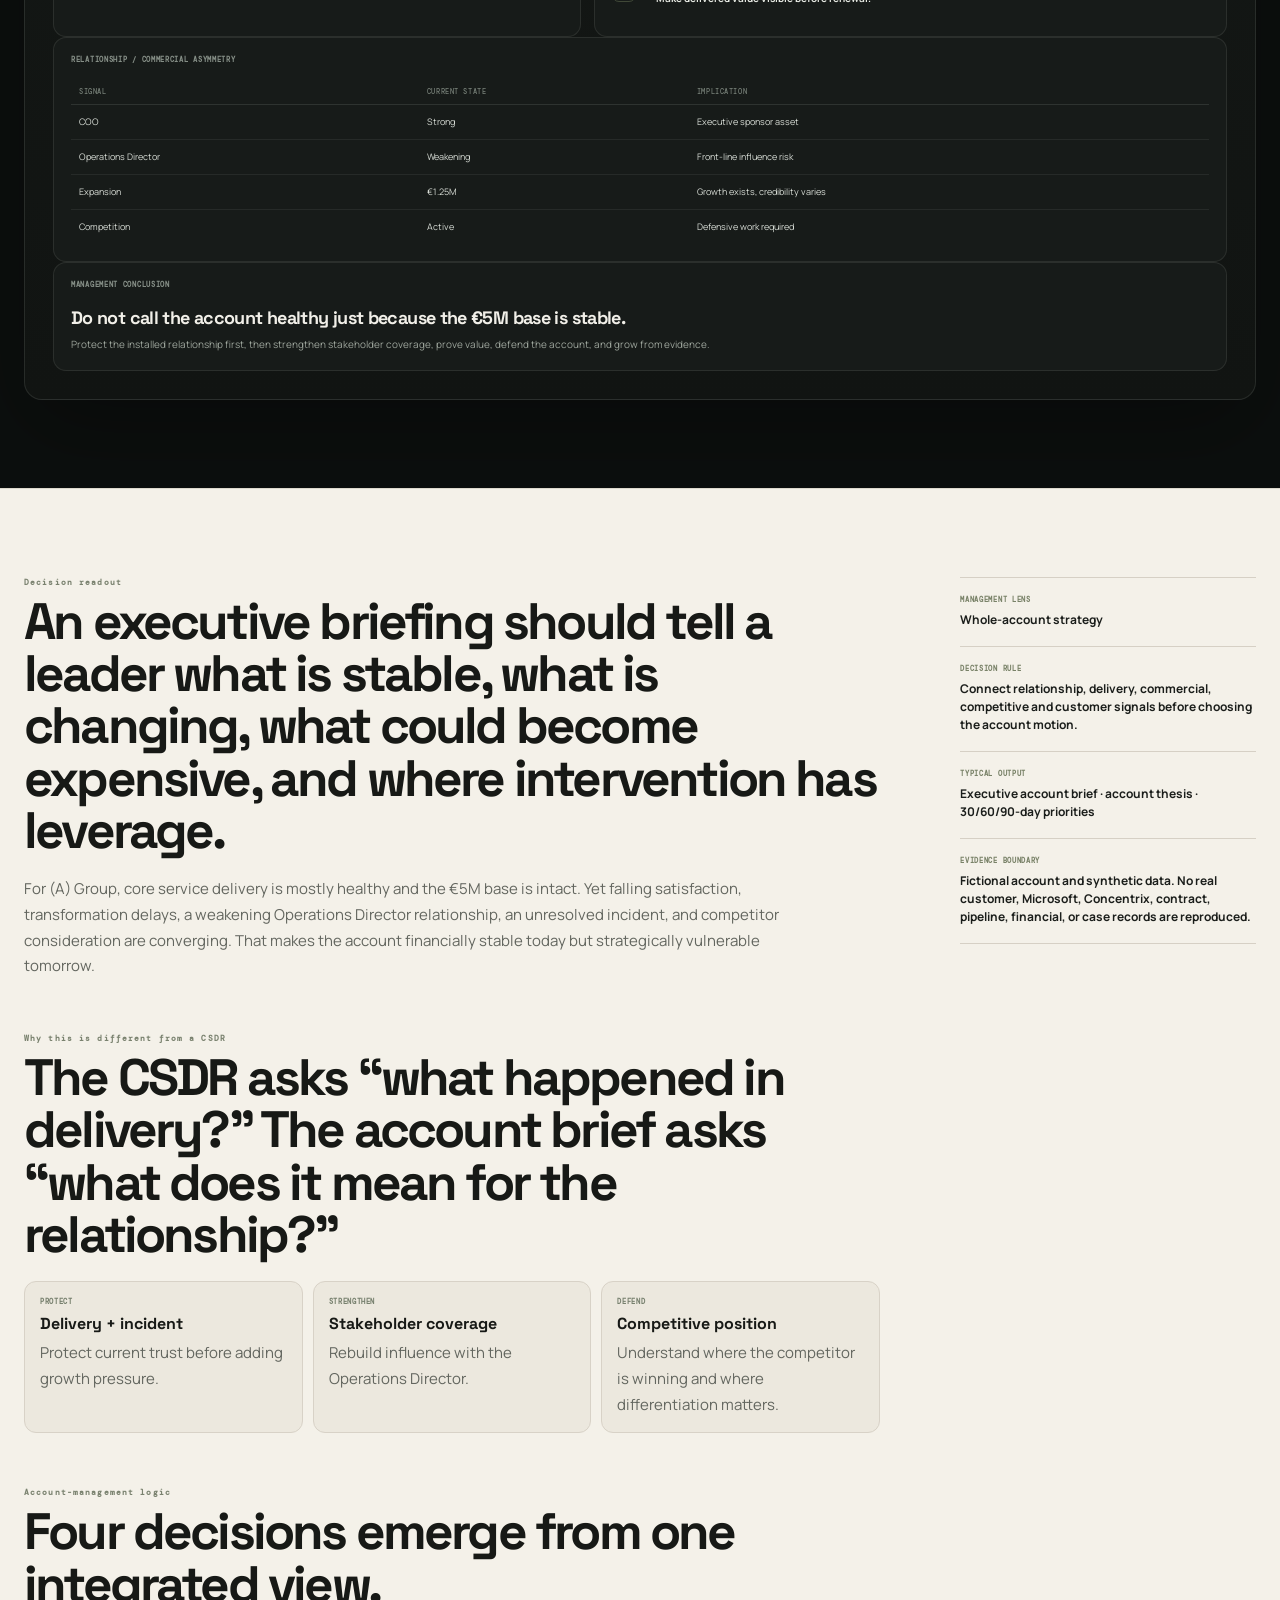
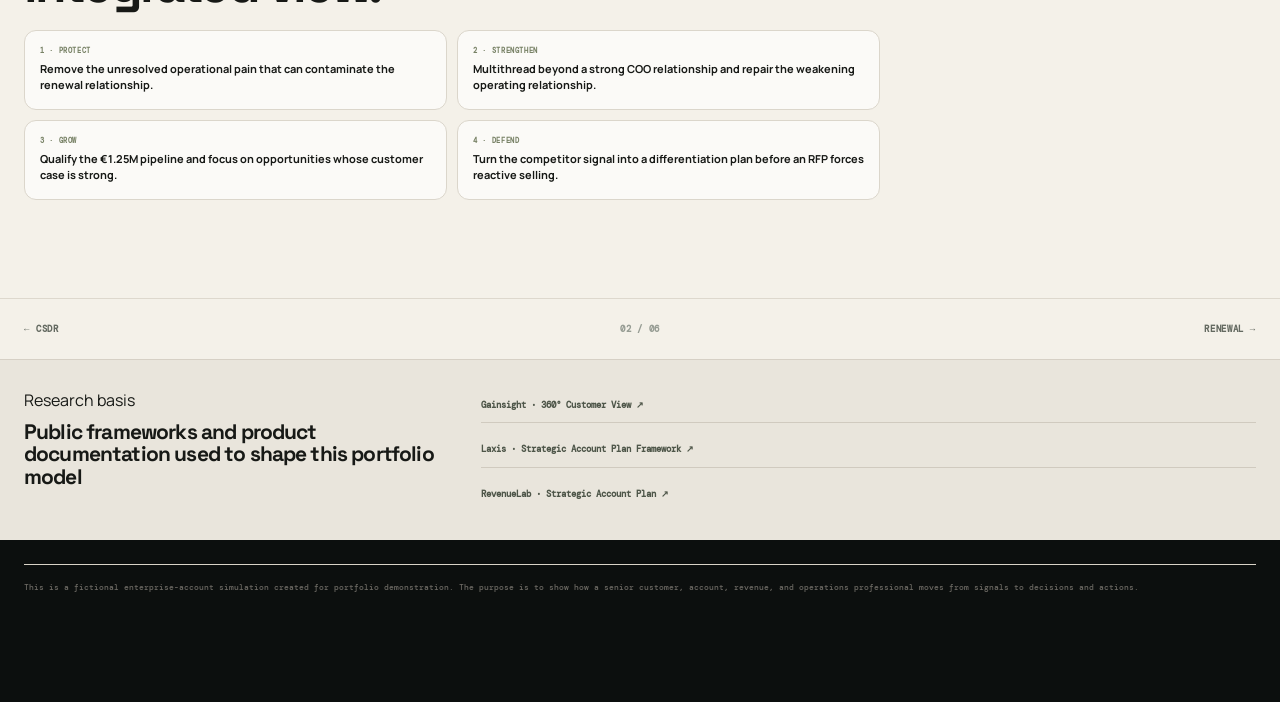
<file: proof/account-insight.html>
<!doctype html>
<html lang="en"><head>
<meta charset="utf-8"><meta name="viewport" content="width=device-width,initial-scale=1">
<title>ACCOUNT MANAGEMENT / STRATEGIC ACCOUNT INSIGHT | Amr Elsayed</title>
<link rel="icon" href="../assets/favicon.svg">
<link rel="preconnect" href="https://fonts.googleapis.com"><link rel="preconnect" href="https://fonts.gstatic.com" crossorigin>
<link href="https://fonts.googleapis.com/css2?family=DM+Mono:wght@400;500&family=Manrope:wght@400;500;600;700;800&family=Space+Grotesk:wght@500;600;700&display=swap" rel="stylesheet">
<link rel="stylesheet" href="../styles.css">
</head><body class="case-body">
<header class="site-nav case-header"><div class="nav-inner"><a class="case-brand" href="../index.html"><span class="brand-mark">AE</span><span class="case-brand-copy"><b>AMR ELSAYED</b><small>CUSTOMER SUCCESS · ACCOUNT MANAGEMENT</small></span></a><div class="case-nav-actions"><a class="case-home-link" href="../index.html#work">PORTFOLIO</a><details class="contact-menu"><summary class="button button-outline-white">CONTACT ↗</summary><div class="contact-pop"><a href="https://mail.google.com/mail/?view=cm&fs=1&to=ah.aimed11@gmail.com&su=Portfolio%20Inquiry" target="_blank" rel="noopener noreferrer">OPEN EMAIL</a><a href="https://wa.me/201212349798?text=Hi%20Amr%2C%20I%20found%20your%20portfolio%20and%20would%20like%20to%20connect." target="_blank" rel="noreferrer">WHATSAPP</a></div></details></div></div></header>
<main class="case"><div class="container">
<a class="back" href="../index.html#work">← PORTFOLIO / PROOF OF WORK</a>
<section class="case-hero"><div><div class="kicker">02 · ACCOUNT MANAGEMENT</div><h1>Strategic Account Insight<br><em>Brief</em></h1><p>An executive account-intelligence view for a five-minute briefing. It moves beyond delivery status into relationship strength, customer strategy, competition, commercial position, renewal exposure, risks, and opportunities.</p><div class="sample-banner">PORTFOLIO SIMULATION · FICTIONAL ACCOUNT · SYNTHETIC DATA</div></div>
<aside class="case-meta"><div class="meta-row"><span>Account universe</span><strong>(A) Group · €5M annual contract · five major service lines · six months to renewal · €1.25M expansion pipeline</strong></div>
<div class="meta-row"><span>Management question</span><strong>Which account signals should shape our next moves to protect value, strengthen relationships, and pursue growth?</strong></div><div class="meta-row"><span>Primary inputs</span><strong>Relationship map · delivery · sentiment · customer strategy · competition · commercial base · expansion · renewal · critical risks</strong></div></aside></section>

<section class="account-context"><div class="context-head"><span>ONE ACCOUNT · SIX LENSES</span><b>(A) GROUP</b></div><div class="context-grid">
<div><span>Contract</span><strong>€5M / year</strong></div><div><span>Renewal</span><strong>6 months</strong></div><div><span>Services</span><strong>5 lines</strong></div><div><span>Expansion</span><strong>€1.25M</strong></div>
<div class="context-wide"><span>Current state</span><strong>Core delivery mostly healthy · two transformation projects delayed · CSAT 4.5 → 3.8 · one major incident unresolved · new-service adoption 51% vs 70% plan · finance reports €4.82M vs €5M expected</strong></div>
</div></section>

<section class="analysis-board"><div class="board-head"><div class="board-title">Executive account brief · (A) Group</div><div class="board-badge">FICTIONAL ACCOUNT · SYNTHETIC</div></div>
<div class="board-kpis"><div class="board-kpi"><span>Account health</span><strong>AMBER</strong><em>strategic watch</em></div><div class="board-kpi"><span>Contract base</span><strong>€5M</strong><em>annual</em></div><div class="board-kpi"><span>Expansion</span><strong>€1.25M</strong><em>open pipeline</em></div><div class="board-kpi"><span>CSAT</span><strong>3.8/5</strong><em>from 4.5/5</em></div><div class="board-kpi"><span>Renewal</span><strong>6 mo.</strong><em>time remaining</em></div></div>
<div class="board-grid"><div class="panel"><h3>Five-minute account briefing</h3><div class="account-brief"><div><span>Relationship</span><strong>COO relationship strong; Operations Director relationship weakening.</strong></div><div><span>Delivery</span><strong>Core services stable; two transformation projects delayed.</strong></div><div><span>Sentiment</span><strong>Customer satisfaction declined from 4.5/5 to 3.8/5.</strong></div><div><span>Commercial</span><strong>€5M recurring contract with €1.25M potential expansion.</strong></div><div><span>Competition</span><strong>A competitor is being considered for one future service area.</strong></div><div><span>Critical risk</span><strong>Major operational incident remains unresolved.</strong></div></div></div>
<div class="panel"><h3>Account thesis</h3><div class="thesis-box"><strong>Financially stable today.<br>Strategically vulnerable tomorrow.</strong><p>The installed base is not collapsing. Several weak signals are converging before renewal: falling sentiment, delayed transformation, competitive activity, one unresolved incident, and uneven stakeholder coverage.</p></div><div class="priority-table"><div><b>1</b><span>Protect</span><strong>Stabilize delivery and resolve the incident.</strong></div><div><b>2</b><span>Strengthen</span><strong>Repair the Operations Director relationship.</strong></div><div><b>3</b><span>Grow</span><strong>Prioritize the most credible expansion plays.</strong></div><div><b>4</b><span>Defend</span><strong>Understand why the competitor entered the account.</strong></div><div><b>5</b><span>Demonstrate</span><strong>Make delivered value visible before renewal.</strong></div></div></div></div>
<div class="board-subgrid"><div class="panel"><h3>Relationship / commercial asymmetry</h3><table class="table"><thead><tr><th>Signal</th><th>Current state</th><th>Implication</th></tr></thead><tbody><tr><td>COO</td><td>Strong</td><td>Executive sponsor asset</td></tr><tr><td>Operations Director</td><td>Weakening</td><td>Front-line influence risk</td></tr><tr><td>Expansion</td><td>€1.25M</td><td>Growth exists, credibility varies</td></tr><tr><td>Competition</td><td>Active</td><td>Defensive work required</td></tr></tbody></table></div>
<div class="panel"><h3>Management conclusion</h3><div class="decision-box"><strong>Do not call the account healthy just because the €5M base is stable.</strong><span>Protect the installed relationship first, then strengthen stakeholder coverage, prove value, defend the account, and grow from evidence.</span></div></div></div></section>

<section class="case-content"><div><article><div class="eyebrow">Decision readout</div><h2>An executive briefing should tell a leader what is stable, what is changing, what could become expensive, and where intervention has leverage.</h2><p>For (A) Group, core service delivery is mostly healthy and the €5M base is intact. Yet falling satisfaction, transformation delays, a weakening Operations Director relationship, an unresolved incident, and competitor consideration are converging. That makes the account financially stable today but strategically vulnerable tomorrow.</p></article>
<article><div class="eyebrow">Why this is different from a CSDR</div><h2>The CSDR asks “what happened in delivery?” The account brief asks “what does it mean for the relationship?”</h2><div class="signal-grid"><div class="signal-card"><span>Protect</span><strong>Delivery + incident</strong><p>Protect current trust before adding growth pressure.</p></div><div class="signal-card"><span>Strengthen</span><strong>Stakeholder coverage</strong><p>Rebuild influence with the Operations Director.</p></div><div class="signal-card"><span>Defend</span><strong>Competitive position</strong><p>Understand where the competitor is winning and where differentiation matters.</p></div></div></article>
<article><div class="eyebrow">Account-management logic</div><h2>Four decisions emerge from one integrated view.</h2><div class="logic-list"><div class="logic"><b>1 · Protect</b><strong>Remove the unresolved operational pain that can contaminate the renewal relationship.</strong></div><div class="logic"><b>2 · Strengthen</b><strong>Multithread beyond a strong COO relationship and repair the weakening operating relationship.</strong></div><div class="logic"><b>3 · Grow</b><strong>Qualify the €1.25M pipeline and focus on opportunities whose customer case is strong.</strong></div><div class="logic"><b>4 · Defend</b><strong>Turn the competitor signal into a differentiation plan before an RFP forces reactive selling.</strong></div></div></article></div>
<aside class="case-side"><div><span>Management lens</span><strong>Whole-account strategy</strong></div><div><span>Decision rule</span><strong>Connect relationship, delivery, commercial, competitive and customer signals before choosing the account motion.</strong></div><div><span>Typical output</span><strong>Executive account brief · account thesis · 30/60/90-day priorities</strong></div><div><span>Evidence boundary</span><strong>Fictional account and synthetic data. No real customer, Microsoft, Concentrix, contract, pipeline, financial, or case records are reproduced.</strong></div></aside></section>

<div class="case-nav"><a href="customer-success-review.html">← CSDR</a><span>02 / 06</span><a href="renewal-readiness.html">Renewal →</a></div>
<section class="research-box"><div><div class="eyebrow">Research basis</div><h3>Public frameworks and product documentation used to shape this portfolio model</h3></div><div class="research-links"><a href="https://www.gainsight.com/essential-guide/company-wide-customer-success/" target="_blank" rel="noreferrer">Gainsight · 360° Customer View ↗</a><a href="https://www.laxis.com/blog/account-plan-template/" target="_blank" rel="noreferrer">Laxis · Strategic Account Plan Framework ↗</a><a href="https://www.revenuelab.fyi/templates/account-plan-template" target="_blank" rel="noreferrer">RevenueLab · Strategic Account Plan ↗</a></div></section>
<div class="boundary">This is a fictional enterprise-account simulation created for portfolio demonstration. The purpose is to show how a senior customer, account, revenue, and operations professional moves from signals to decisions and actions.</div>
</div></main></body></html>
</file>
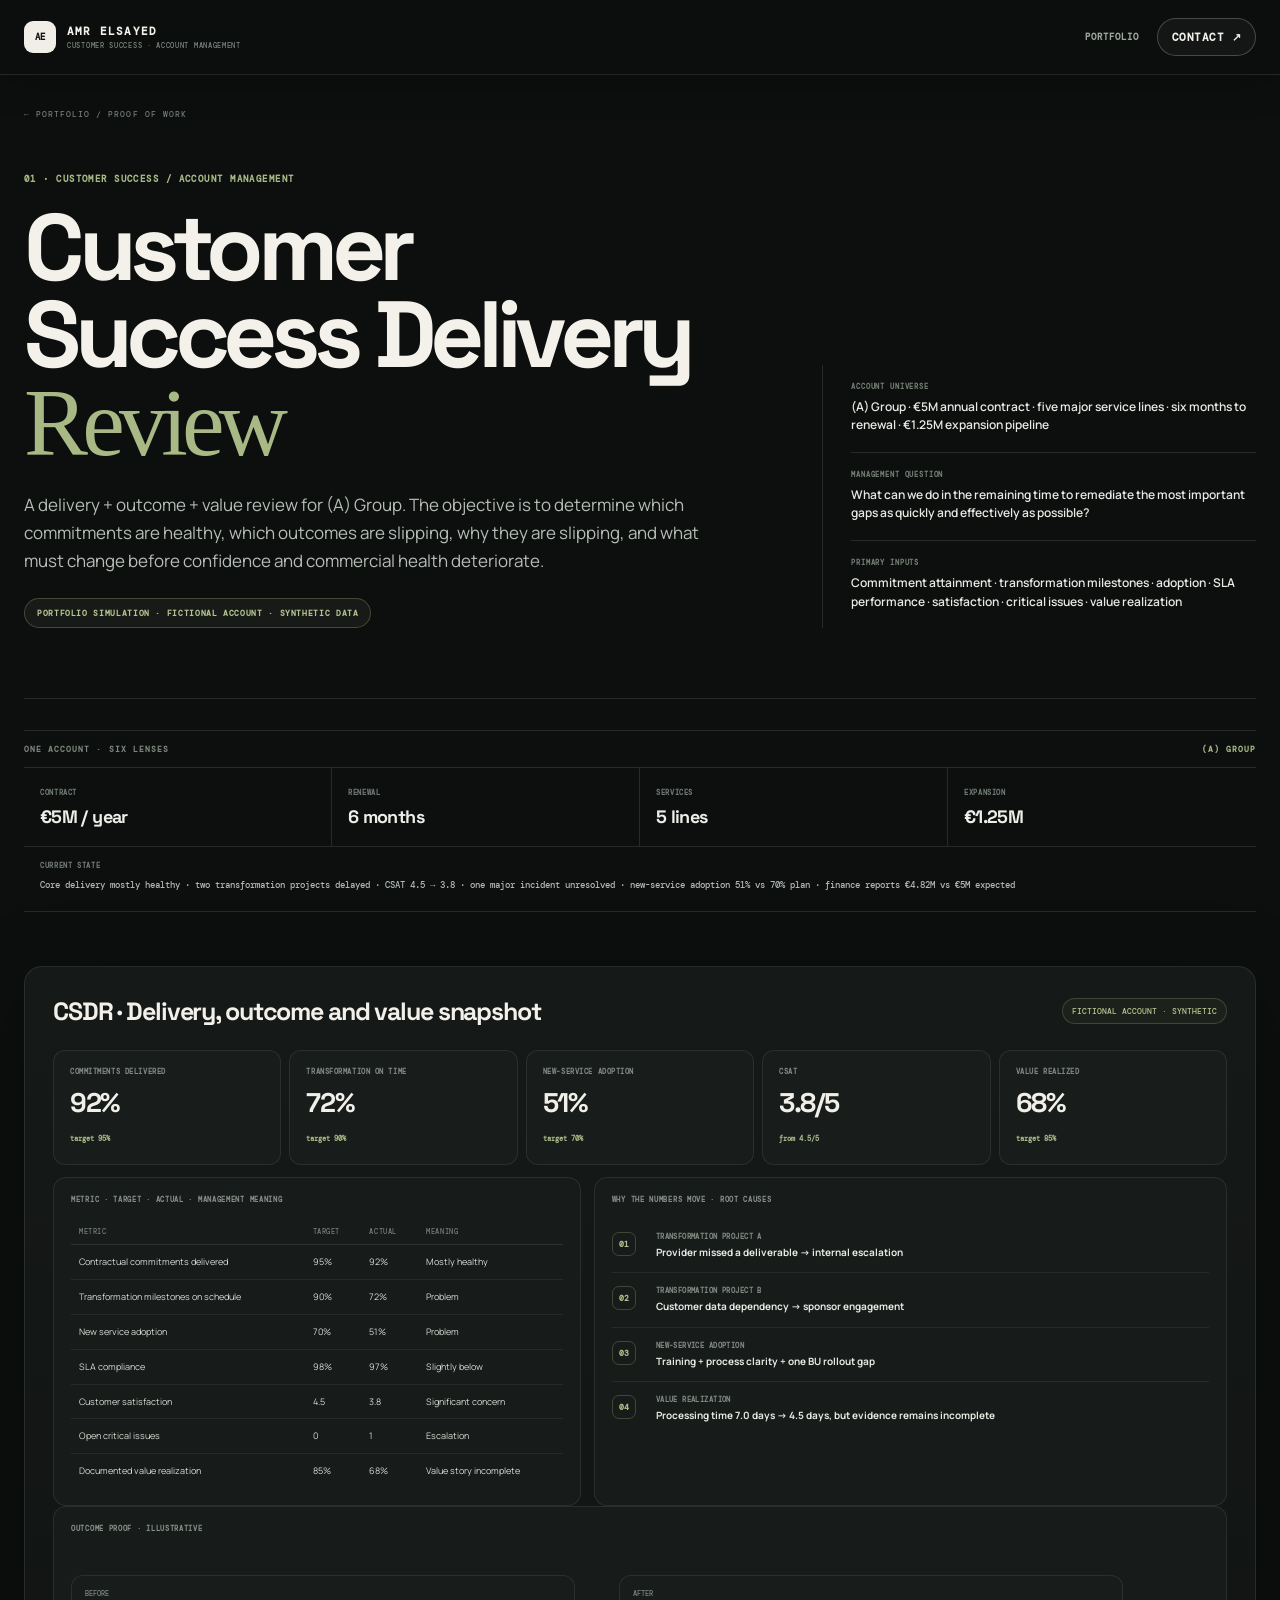
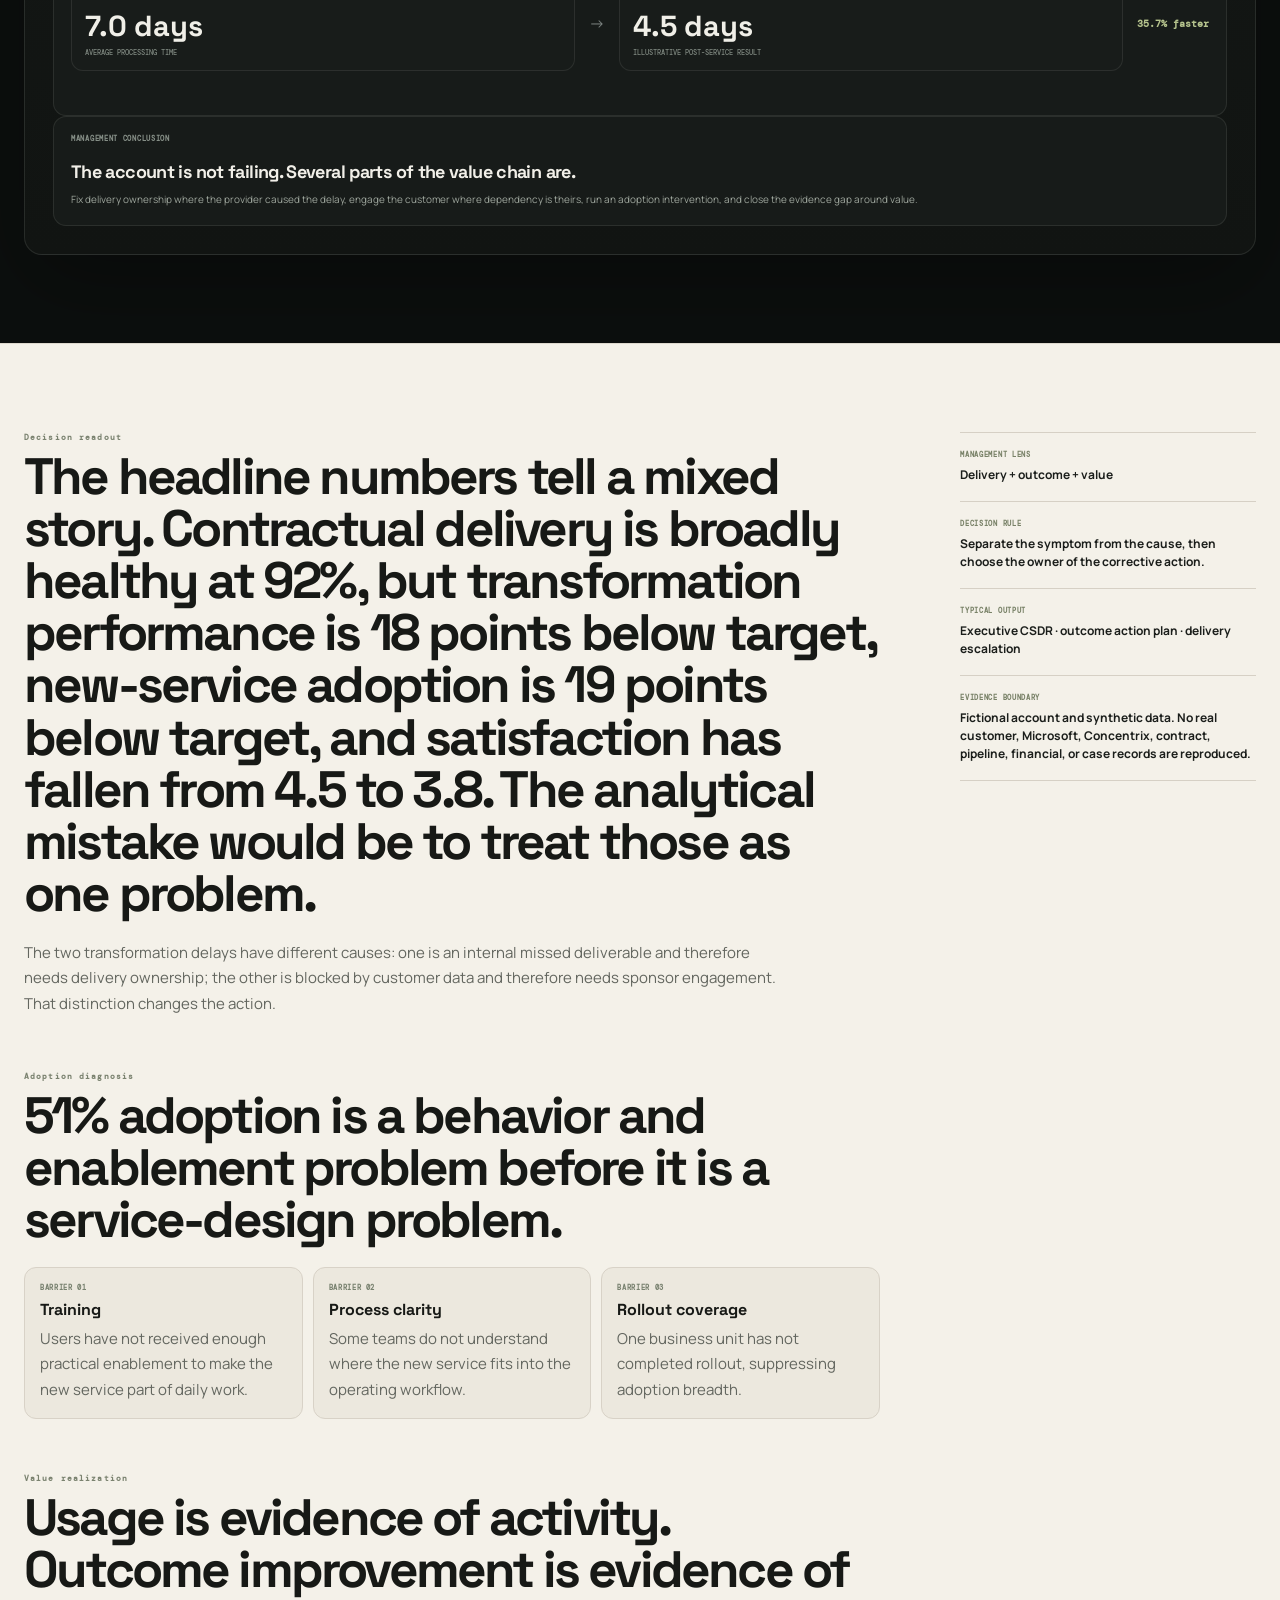
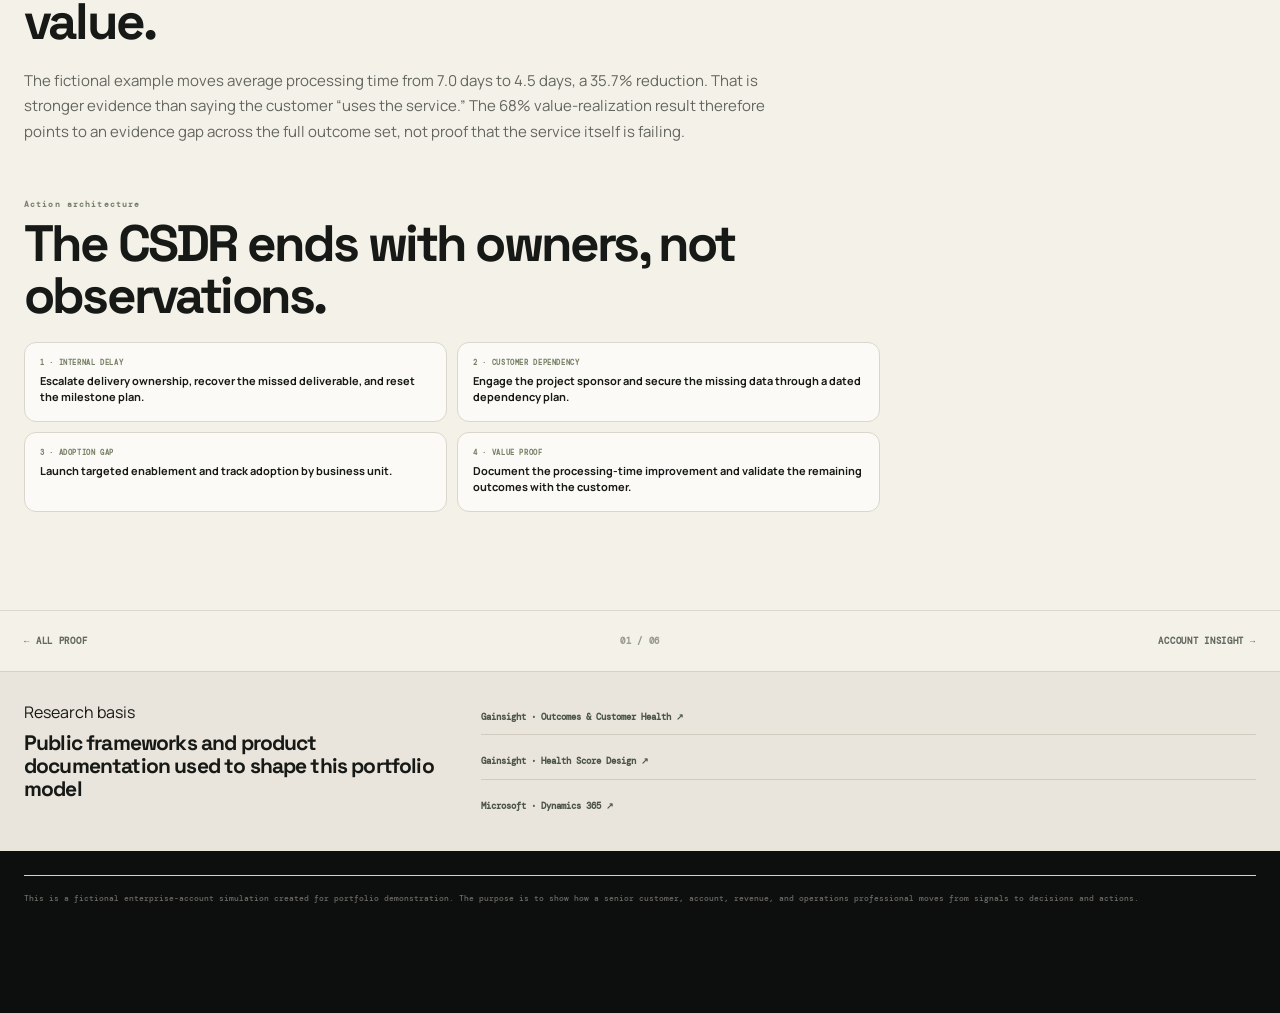
<file: proof/customer-success-review.html>
<!doctype html>
<html lang="en"><head>
<meta charset="utf-8"><meta name="viewport" content="width=device-width,initial-scale=1">
<title>CUSTOMER SUCCESS / DELIVERY REVIEW | Amr Elsayed</title>
<link rel="icon" href="../assets/favicon.svg">
<link rel="preconnect" href="https://fonts.googleapis.com"><link rel="preconnect" href="https://fonts.gstatic.com" crossorigin>
<link href="https://fonts.googleapis.com/css2?family=DM+Mono:wght@400;500&family=Manrope:wght@400;500;600;700;800&family=Space+Grotesk:wght@500;600;700&display=swap" rel="stylesheet">
<link rel="stylesheet" href="../styles.css">
</head><body class="case-body">
<header class="site-nav case-header"><div class="nav-inner"><a class="case-brand" href="../index.html"><span class="brand-mark">AE</span><span class="case-brand-copy"><b>AMR ELSAYED</b><small>CUSTOMER SUCCESS · ACCOUNT MANAGEMENT</small></span></a><div class="case-nav-actions"><a class="case-home-link" href="../index.html#work">PORTFOLIO</a><details class="contact-menu"><summary class="button button-outline-white">CONTACT ↗</summary><div class="contact-pop"><a href="https://mail.google.com/mail/?view=cm&fs=1&to=ah.aimed11@gmail.com&su=Portfolio%20Inquiry" target="_blank" rel="noopener noreferrer">OPEN EMAIL</a><a href="https://wa.me/201212349798?text=Hi%20Amr%2C%20I%20found%20your%20portfolio%20and%20would%20like%20to%20connect." target="_blank" rel="noreferrer">WHATSAPP</a></div></details></div></div></header>
<main class="case"><div class="container">
<a class="back" href="../index.html#work">← PORTFOLIO / PROOF OF WORK</a>
<section class="case-hero"><div><div class="kicker">01 · CUSTOMER SUCCESS / ACCOUNT MANAGEMENT</div><h1>Customer Success Delivery<br><em>Review</em></h1><p>A delivery + outcome + value review for (A) Group. The objective is to determine which commitments are healthy, which outcomes are slipping, why they are slipping, and what must change before confidence and commercial health deteriorate.</p><div class="sample-banner">PORTFOLIO SIMULATION · FICTIONAL ACCOUNT · SYNTHETIC DATA</div></div>
<aside class="case-meta"><div class="meta-row"><span>Account universe</span><strong>(A) Group · €5M annual contract · five major service lines · six months to renewal · €1.25M expansion pipeline</strong></div>
<div class="meta-row"><span>Management question</span><strong>What can we do in the remaining time to remediate the most important gaps as quickly and effectively as possible?</strong></div><div class="meta-row"><span>Primary inputs</span><strong>Commitment attainment · transformation milestones · adoption · SLA performance · satisfaction · critical issues · value realization</strong></div></aside></section>

<section class="account-context"><div class="context-head"><span>ONE ACCOUNT · SIX LENSES</span><b>(A) GROUP</b></div><div class="context-grid">
<div><span>Contract</span><strong>€5M / year</strong></div><div><span>Renewal</span><strong>6 months</strong></div><div><span>Services</span><strong>5 lines</strong></div><div><span>Expansion</span><strong>€1.25M</strong></div>
<div class="context-wide"><span>Current state</span><strong>Core delivery mostly healthy · two transformation projects delayed · CSAT 4.5 → 3.8 · one major incident unresolved · new-service adoption 51% vs 70% plan · finance reports €4.82M vs €5M expected</strong></div>
</div></section>

<section class="analysis-board"><div class="board-head"><div class="board-title">CSDR · Delivery, outcome and value snapshot</div><div class="board-badge">FICTIONAL ACCOUNT · SYNTHETIC</div></div>
<div class="board-kpis"><div class="board-kpi"><span>Commitments delivered</span><strong>92%</strong><em>target 95%</em></div><div class="board-kpi"><span>Transformation on time</span><strong>72%</strong><em>target 90%</em></div><div class="board-kpi"><span>New-service adoption</span><strong>51%</strong><em>target 70%</em></div><div class="board-kpi"><span>CSAT</span><strong>3.8/5</strong><em>from 4.5/5</em></div><div class="board-kpi"><span>Value realized</span><strong>68%</strong><em>target 85%</em></div></div>
<div class="board-grid"><div class="panel"><h3>Metric · target · actual · management meaning</h3><table class="table"><thead><tr><th>Metric</th><th>Target</th><th>Actual</th><th>Meaning</th></tr></thead><tbody>
<tr><td>Contractual commitments delivered</td><td>95%</td><td>92%</td><td>Mostly healthy</td></tr><tr><td>Transformation milestones on schedule</td><td>90%</td><td>72%</td><td>Problem</td></tr><tr><td>New service adoption</td><td>70%</td><td>51%</td><td>Problem</td></tr><tr><td>SLA compliance</td><td>98%</td><td>97%</td><td>Slightly below</td></tr><tr><td>Customer satisfaction</td><td>4.5</td><td>3.8</td><td>Significant concern</td></tr><tr><td>Open critical issues</td><td>0</td><td>1</td><td>Escalation</td></tr><tr><td>Documented value realization</td><td>85%</td><td>68%</td><td>Value story incomplete</td></tr>
</tbody></table></div>
<div class="panel"><h3>Why the numbers move · root causes</h3><div class="priority-table"><div><b>01</b><span>Transformation project A</span><strong>Provider missed a deliverable → internal escalation</strong></div><div><b>02</b><span>Transformation project B</span><strong>Customer data dependency → sponsor engagement</strong></div><div><b>03</b><span>New-service adoption</span><strong>Training + process clarity + one BU rollout gap</strong></div><div><b>04</b><span>Value realization</span><strong>Processing time 7.0 days → 4.5 days, but evidence remains incomplete</strong></div></div></div></div>
<div class="board-subgrid"><div class="panel"><h3>Outcome proof · illustrative</h3><div class="outcome-proof"><div><span>Before</span><strong>7.0 days</strong><small>average processing time</small></div><i>→</i><div><span>After</span><strong>4.5 days</strong><small>illustrative post-service result</small></div><b>35.7% faster</b></div></div>
<div class="panel"><h3>Management conclusion</h3><div class="decision-box"><strong>The account is not failing. Several parts of the value chain are.</strong><span>Fix delivery ownership where the provider caused the delay, engage the customer where dependency is theirs, run an adoption intervention, and close the evidence gap around value.</span></div></div></div></section>

<section class="case-content"><div><article><div class="eyebrow">Decision readout</div><h2>The headline numbers tell a mixed story. Contractual delivery is broadly healthy at 92%, but transformation performance is 18 points below target, new-service adoption is 19 points below target, and satisfaction has fallen from 4.5 to 3.8. The analytical mistake would be to treat those as one problem.</h2><p>The two transformation delays have different causes: one is an internal missed deliverable and therefore needs delivery ownership; the other is blocked by customer data and therefore needs sponsor engagement. That distinction changes the action.</p></article>
<article><div class="eyebrow">Adoption diagnosis</div><h2>51% adoption is a behavior and enablement problem before it is a service-design problem.</h2><div class="signal-grid"><div class="signal-card"><span>Barrier 01</span><strong>Training</strong><p>Users have not received enough practical enablement to make the new service part of daily work.</p></div><div class="signal-card"><span>Barrier 02</span><strong>Process clarity</strong><p>Some teams do not understand where the new service fits into the operating workflow.</p></div><div class="signal-card"><span>Barrier 03</span><strong>Rollout coverage</strong><p>One business unit has not completed rollout, suppressing adoption breadth.</p></div></div></article>
<article><div class="eyebrow">Value realization</div><h2>Usage is evidence of activity. Outcome improvement is evidence of value.</h2><p>The fictional example moves average processing time from 7.0 days to 4.5 days, a 35.7% reduction. That is stronger evidence than saying the customer “uses the service.” The 68% value-realization result therefore points to an evidence gap across the full outcome set, not proof that the service itself is failing.</p></article>
<article><div class="eyebrow">Action architecture</div><h2>The CSDR ends with owners, not observations.</h2><div class="logic-list"><div class="logic"><b>1 · Internal delay</b><strong>Escalate delivery ownership, recover the missed deliverable, and reset the milestone plan.</strong></div><div class="logic"><b>2 · Customer dependency</b><strong>Engage the project sponsor and secure the missing data through a dated dependency plan.</strong></div><div class="logic"><b>3 · Adoption gap</b><strong>Launch targeted enablement and track adoption by business unit.</strong></div><div class="logic"><b>4 · Value proof</b><strong>Document the processing-time improvement and validate the remaining outcomes with the customer.</strong></div></div></article></div>
<aside class="case-side"><div><span>Management lens</span><strong>Delivery + outcome + value</strong></div><div><span>Decision rule</span><strong>Separate the symptom from the cause, then choose the owner of the corrective action.</strong></div><div><span>Typical output</span><strong>Executive CSDR · outcome action plan · delivery escalation</strong></div><div><span>Evidence boundary</span><strong>Fictional account and synthetic data. No real customer, Microsoft, Concentrix, contract, pipeline, financial, or case records are reproduced.</strong></div></aside></section>

<div class="case-nav"><a href="../index.html#work">← All proof</a><span>01 / 06</span><a href="account-insight.html">Account Insight →</a></div>
<section class="research-box"><div><div class="eyebrow">Research basis</div><h3>Public frameworks and product documentation used to shape this portfolio model</h3></div><div class="research-links"><a href="https://www.gainsight.com/essential-guide/company-wide-customer-success/" target="_blank" rel="noreferrer">Gainsight · Outcomes & Customer Health ↗</a><a href="https://www.gainsight.com/blog/how-gainsight-redesigned-the-customer-health-score-for-one-of-its-product/" target="_blank" rel="noreferrer">Gainsight · Health Score Design ↗</a><a href="https://learn.microsoft.com/en-us/dynamics365/sales/" target="_blank" rel="noreferrer">Microsoft · Dynamics 365 ↗</a></div></section>
<div class="boundary">This is a fictional enterprise-account simulation created for portfolio demonstration. The purpose is to show how a senior customer, account, revenue, and operations professional moves from signals to decisions and actions.</div>
</div></main></body></html>
</file>
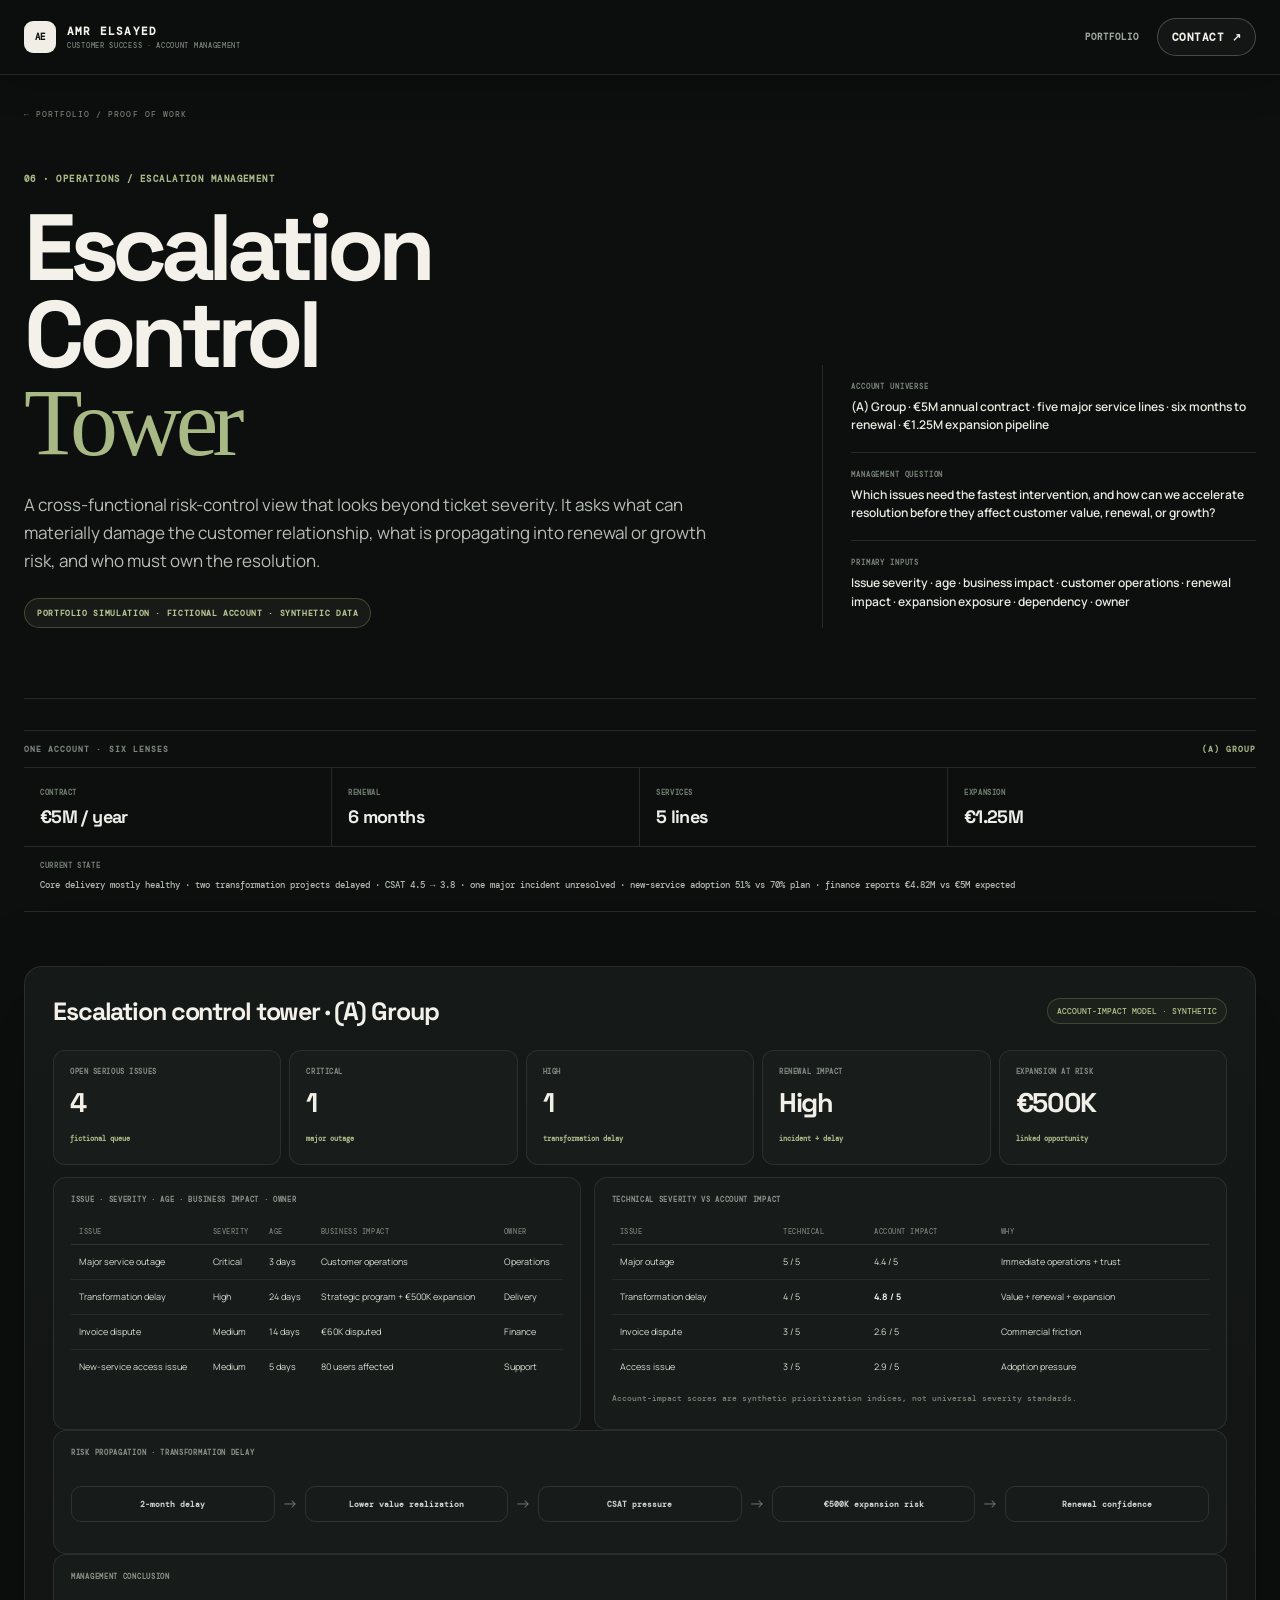
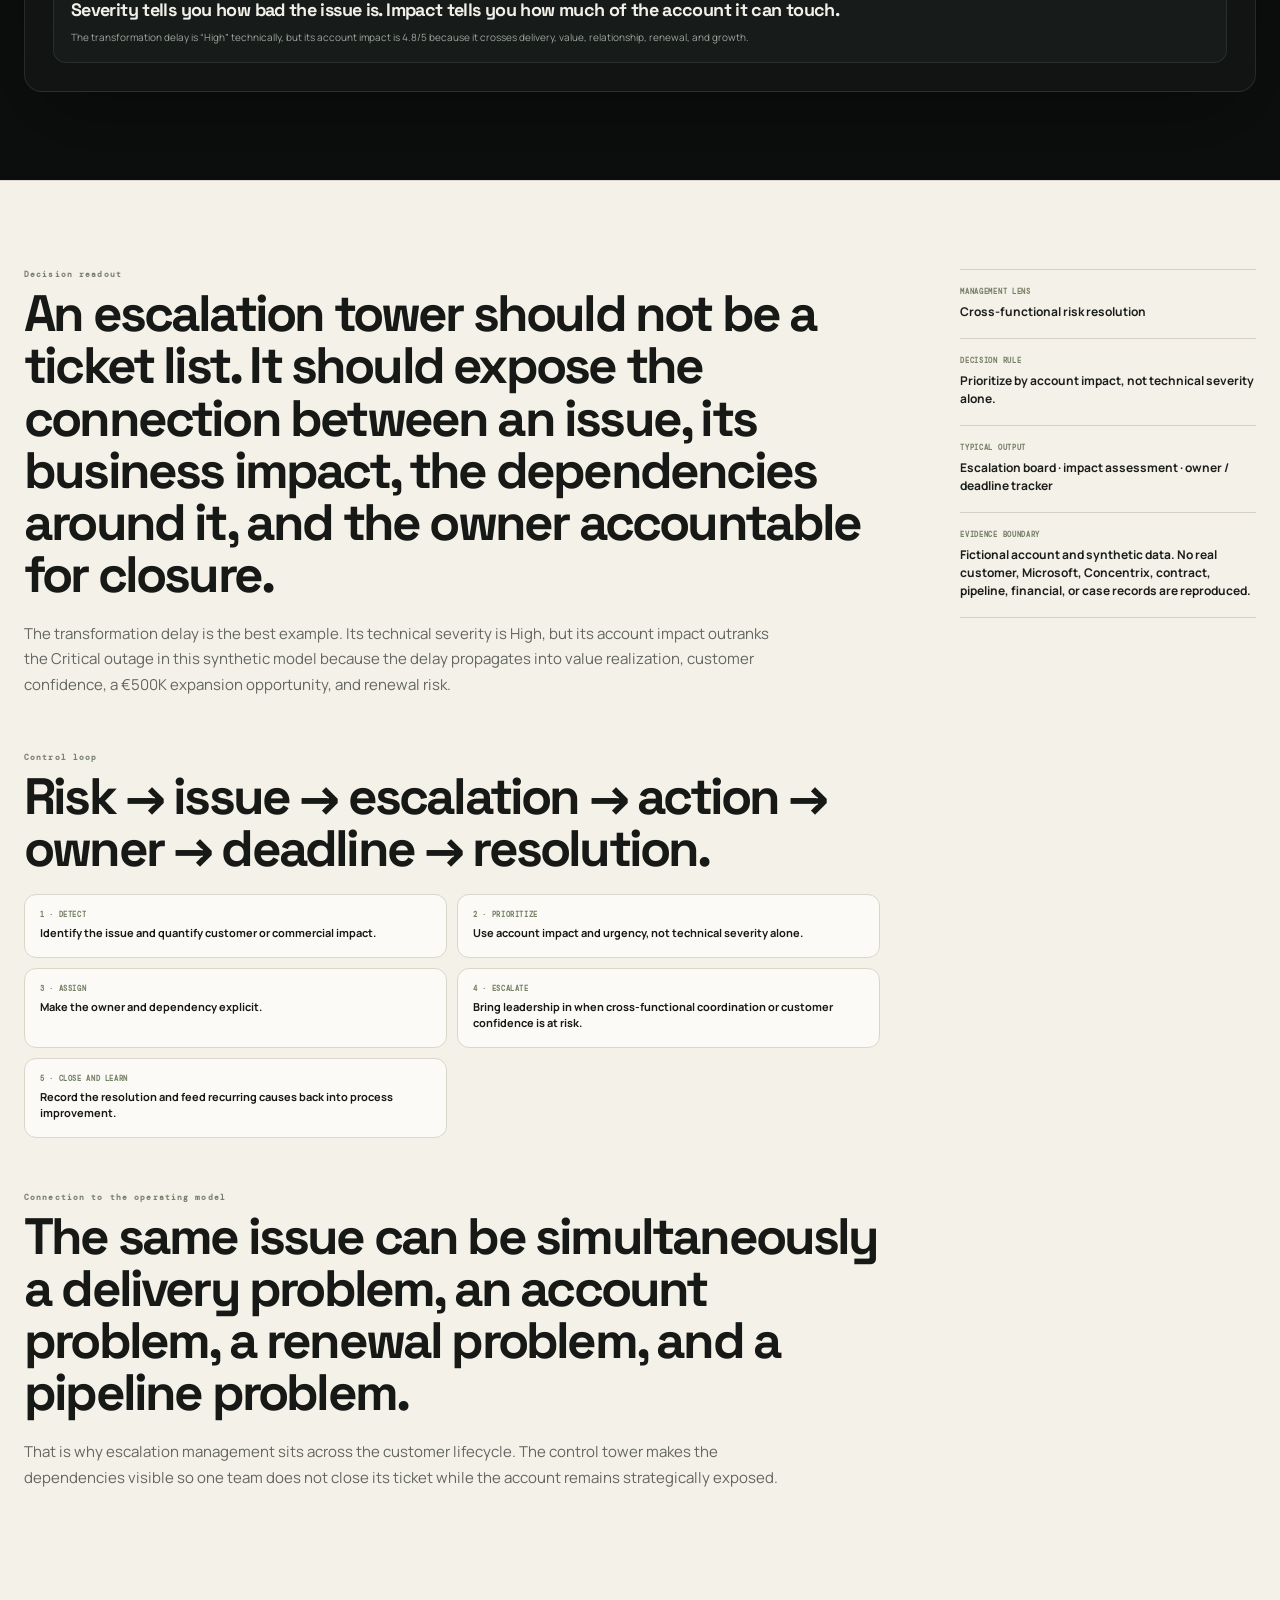
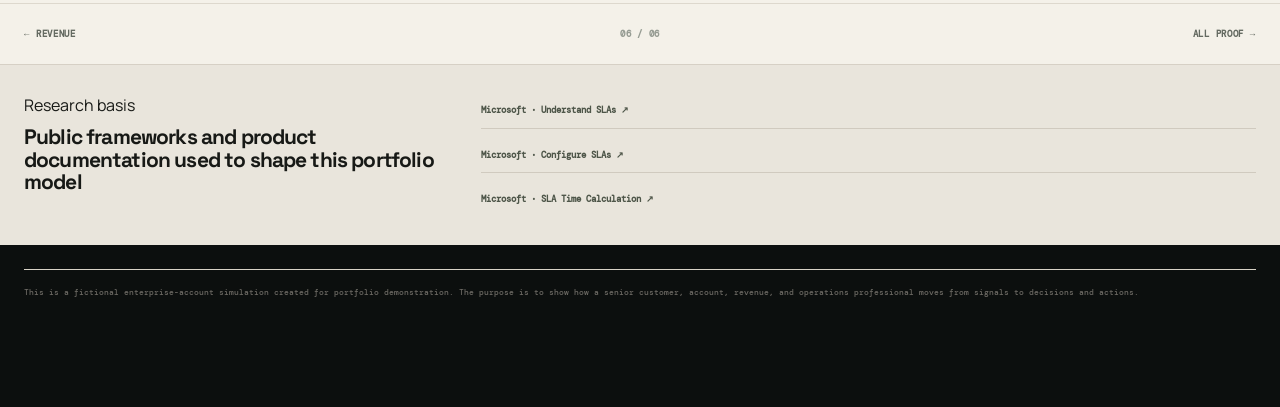
<file: proof/escalation-control.html>
<!doctype html>
<html lang="en"><head>
<meta charset="utf-8"><meta name="viewport" content="width=device-width,initial-scale=1">
<title>OPERATIONS / ESCALATION CONTROL TOWER | Amr Elsayed</title>
<link rel="icon" href="../assets/favicon.svg">
<link rel="preconnect" href="https://fonts.googleapis.com"><link rel="preconnect" href="https://fonts.gstatic.com" crossorigin>
<link href="https://fonts.googleapis.com/css2?family=DM+Mono:wght@400;500&family=Manrope:wght@400;500;600;700;800&family=Space+Grotesk:wght@500;600;700&display=swap" rel="stylesheet">
<link rel="stylesheet" href="../styles.css">
</head><body class="case-body">
<header class="site-nav case-header"><div class="nav-inner"><a class="case-brand" href="../index.html"><span class="brand-mark">AE</span><span class="case-brand-copy"><b>AMR ELSAYED</b><small>CUSTOMER SUCCESS · ACCOUNT MANAGEMENT</small></span></a><div class="case-nav-actions"><a class="case-home-link" href="../index.html#work">PORTFOLIO</a><details class="contact-menu"><summary class="button button-outline-white">CONTACT ↗</summary><div class="contact-pop"><a href="https://mail.google.com/mail/?view=cm&fs=1&to=ah.aimed11@gmail.com&su=Portfolio%20Inquiry" target="_blank" rel="noopener noreferrer">OPEN EMAIL</a><a href="https://wa.me/201212349798?text=Hi%20Amr%2C%20I%20found%20your%20portfolio%20and%20would%20like%20to%20connect." target="_blank" rel="noreferrer">WHATSAPP</a></div></details></div></div></header>
<main class="case"><div class="container">
<a class="back" href="../index.html#work">← PORTFOLIO / PROOF OF WORK</a>
<section class="case-hero"><div><div class="kicker">06 · OPERATIONS / ESCALATION MANAGEMENT</div><h1>Escalation Control<br><em>Tower</em></h1><p>A cross-functional risk-control view that looks beyond ticket severity. It asks what can materially damage the customer relationship, what is propagating into renewal or growth risk, and who must own the resolution.</p><div class="sample-banner">PORTFOLIO SIMULATION · FICTIONAL ACCOUNT · SYNTHETIC DATA</div></div>
<aside class="case-meta"><div class="meta-row"><span>Account universe</span><strong>(A) Group · €5M annual contract · five major service lines · six months to renewal · €1.25M expansion pipeline</strong></div>
<div class="meta-row"><span>Management question</span><strong>Which issues need the fastest intervention, and how can we accelerate resolution before they affect customer value, renewal, or growth?</strong></div><div class="meta-row"><span>Primary inputs</span><strong>Issue severity · age · business impact · customer operations · renewal impact · expansion exposure · dependency · owner</strong></div></aside></section>

<section class="account-context"><div class="context-head"><span>ONE ACCOUNT · SIX LENSES</span><b>(A) GROUP</b></div><div class="context-grid">
<div><span>Contract</span><strong>€5M / year</strong></div><div><span>Renewal</span><strong>6 months</strong></div><div><span>Services</span><strong>5 lines</strong></div><div><span>Expansion</span><strong>€1.25M</strong></div>
<div class="context-wide"><span>Current state</span><strong>Core delivery mostly healthy · two transformation projects delayed · CSAT 4.5 → 3.8 · one major incident unresolved · new-service adoption 51% vs 70% plan · finance reports €4.82M vs €5M expected</strong></div>
</div></section>

<section class="analysis-board"><div class="board-head"><div class="board-title">Escalation control tower · (A) Group</div><div class="board-badge">ACCOUNT-IMPACT MODEL · SYNTHETIC</div></div>
<div class="board-kpis"><div class="board-kpi"><span>Open serious issues</span><strong>4</strong><em>fictional queue</em></div><div class="board-kpi"><span>Critical</span><strong>1</strong><em>major outage</em></div><div class="board-kpi"><span>High</span><strong>1</strong><em>transformation delay</em></div><div class="board-kpi"><span>Renewal impact</span><strong>High</strong><em>incident + delay</em></div><div class="board-kpi"><span>Expansion at risk</span><strong>€500K</strong><em>linked opportunity</em></div></div>
<div class="board-grid"><div class="panel"><h3>Issue · severity · age · business impact · owner</h3><table class="table"><thead><tr><th>Issue</th><th>Severity</th><th>Age</th><th>Business impact</th><th>Owner</th></tr></thead><tbody><tr><td>Major service outage</td><td>Critical</td><td>3 days</td><td>Customer operations</td><td>Operations</td></tr><tr><td>Transformation delay</td><td>High</td><td>24 days</td><td>Strategic program + €500K expansion</td><td>Delivery</td></tr><tr><td>Invoice dispute</td><td>Medium</td><td>14 days</td><td>€60K disputed</td><td>Finance</td></tr><tr><td>New-service access issue</td><td>Medium</td><td>5 days</td><td>80 users affected</td><td>Support</td></tr></tbody></table></div>
<div class="panel"><h3>Technical severity vs account impact</h3><table class="table"><thead><tr><th>Issue</th><th>Technical</th><th>Account impact</th><th>Why</th></tr></thead><tbody><tr><td>Major outage</td><td>5 / 5</td><td>4.4 / 5</td><td>Immediate operations + trust</td></tr><tr><td>Transformation delay</td><td>4 / 5</td><td><strong>4.8 / 5</strong></td><td>Value + renewal + expansion</td></tr><tr><td>Invoice dispute</td><td>3 / 5</td><td>2.6 / 5</td><td>Commercial friction</td></tr><tr><td>Access issue</td><td>3 / 5</td><td>2.9 / 5</td><td>Adoption pressure</td></tr></tbody></table><p class="panel-note">Account-impact scores are synthetic prioritization indices, not universal severity standards.</p></div></div>
<div class="board-subgrid"><div class="panel"><h3>Risk propagation · transformation delay</h3><div class="risk-chain"><div>2-month delay</div><i>→</i><div>Lower value realization</div><i>→</i><div>CSAT pressure</div><i>→</i><div>€500K expansion risk</div><i>→</i><div>Renewal confidence</div></div></div>
<div class="panel"><h3>Management conclusion</h3><div class="decision-box"><strong>Severity tells you how bad the issue is. Impact tells you how much of the account it can touch.</strong><span>The transformation delay is “High” technically, but its account impact is 4.8/5 because it crosses delivery, value, relationship, renewal, and growth.</span></div></div></div></section>

<section class="case-content"><div><article><div class="eyebrow">Decision readout</div><h2>An escalation tower should not be a ticket list. It should expose the connection between an issue, its business impact, the dependencies around it, and the owner accountable for closure.</h2><p>The transformation delay is the best example. Its technical severity is High, but its account impact outranks the Critical outage in this synthetic model because the delay propagates into value realization, customer confidence, a €500K expansion opportunity, and renewal risk.</p></article>
<article><div class="eyebrow">Control loop</div><h2>Risk → issue → escalation → action → owner → deadline → resolution.</h2><div class="logic-list"><div class="logic"><b>1 · Detect</b><strong>Identify the issue and quantify customer or commercial impact.</strong></div><div class="logic"><b>2 · Prioritize</b><strong>Use account impact and urgency, not technical severity alone.</strong></div><div class="logic"><b>3 · Assign</b><strong>Make the owner and dependency explicit.</strong></div><div class="logic"><b>4 · Escalate</b><strong>Bring leadership in when cross-functional coordination or customer confidence is at risk.</strong></div><div class="logic"><b>5 · Close and learn</b><strong>Record the resolution and feed recurring causes back into process improvement.</strong></div></div></article>
<article><div class="eyebrow">Connection to the operating model</div><h2>The same issue can be simultaneously a delivery problem, an account problem, a renewal problem, and a pipeline problem.</h2><p>That is why escalation management sits across the customer lifecycle. The control tower makes the dependencies visible so one team does not close its ticket while the account remains strategically exposed.</p></article></div>
<aside class="case-side"><div><span>Management lens</span><strong>Cross-functional risk resolution</strong></div><div><span>Decision rule</span><strong>Prioritize by account impact, not technical severity alone.</strong></div><div><span>Typical output</span><strong>Escalation board · impact assessment · owner / deadline tracker</strong></div><div><span>Evidence boundary</span><strong>Fictional account and synthetic data. No real customer, Microsoft, Concentrix, contract, pipeline, financial, or case records are reproduced.</strong></div></aside></section>

<div class="case-nav"><a href="revenue-reconciliation.html">← Revenue</a><span>06 / 06</span><a href="../index.html#work">All proof →</a></div>
<section class="research-box"><div><div class="eyebrow">Research basis</div><h3>Public frameworks and product documentation used to shape this portfolio model</h3></div><div class="research-links"><a href="https://learn.microsoft.com/en-us/dynamics365/customer-service/use/customer-service-hub-user-guide-case-sla" target="_blank" rel="noreferrer">Microsoft · Understand SLAs ↗</a><a href="https://learn.microsoft.com/en-us/dynamics365/customer-service/administer/define-service-level-agreements" target="_blank" rel="noreferrer">Microsoft · Configure SLAs ↗</a><a href="https://learn.microsoft.com/en-us/dynamics365/customer-service/administer/enable-sla-custom-time-calculation" target="_blank" rel="noreferrer">Microsoft · SLA Time Calculation ↗</a></div></section>
<div class="boundary">This is a fictional enterprise-account simulation created for portfolio demonstration. The purpose is to show how a senior customer, account, revenue, and operations professional moves from signals to decisions and actions.</div>
</div></main></body></html>
</file>
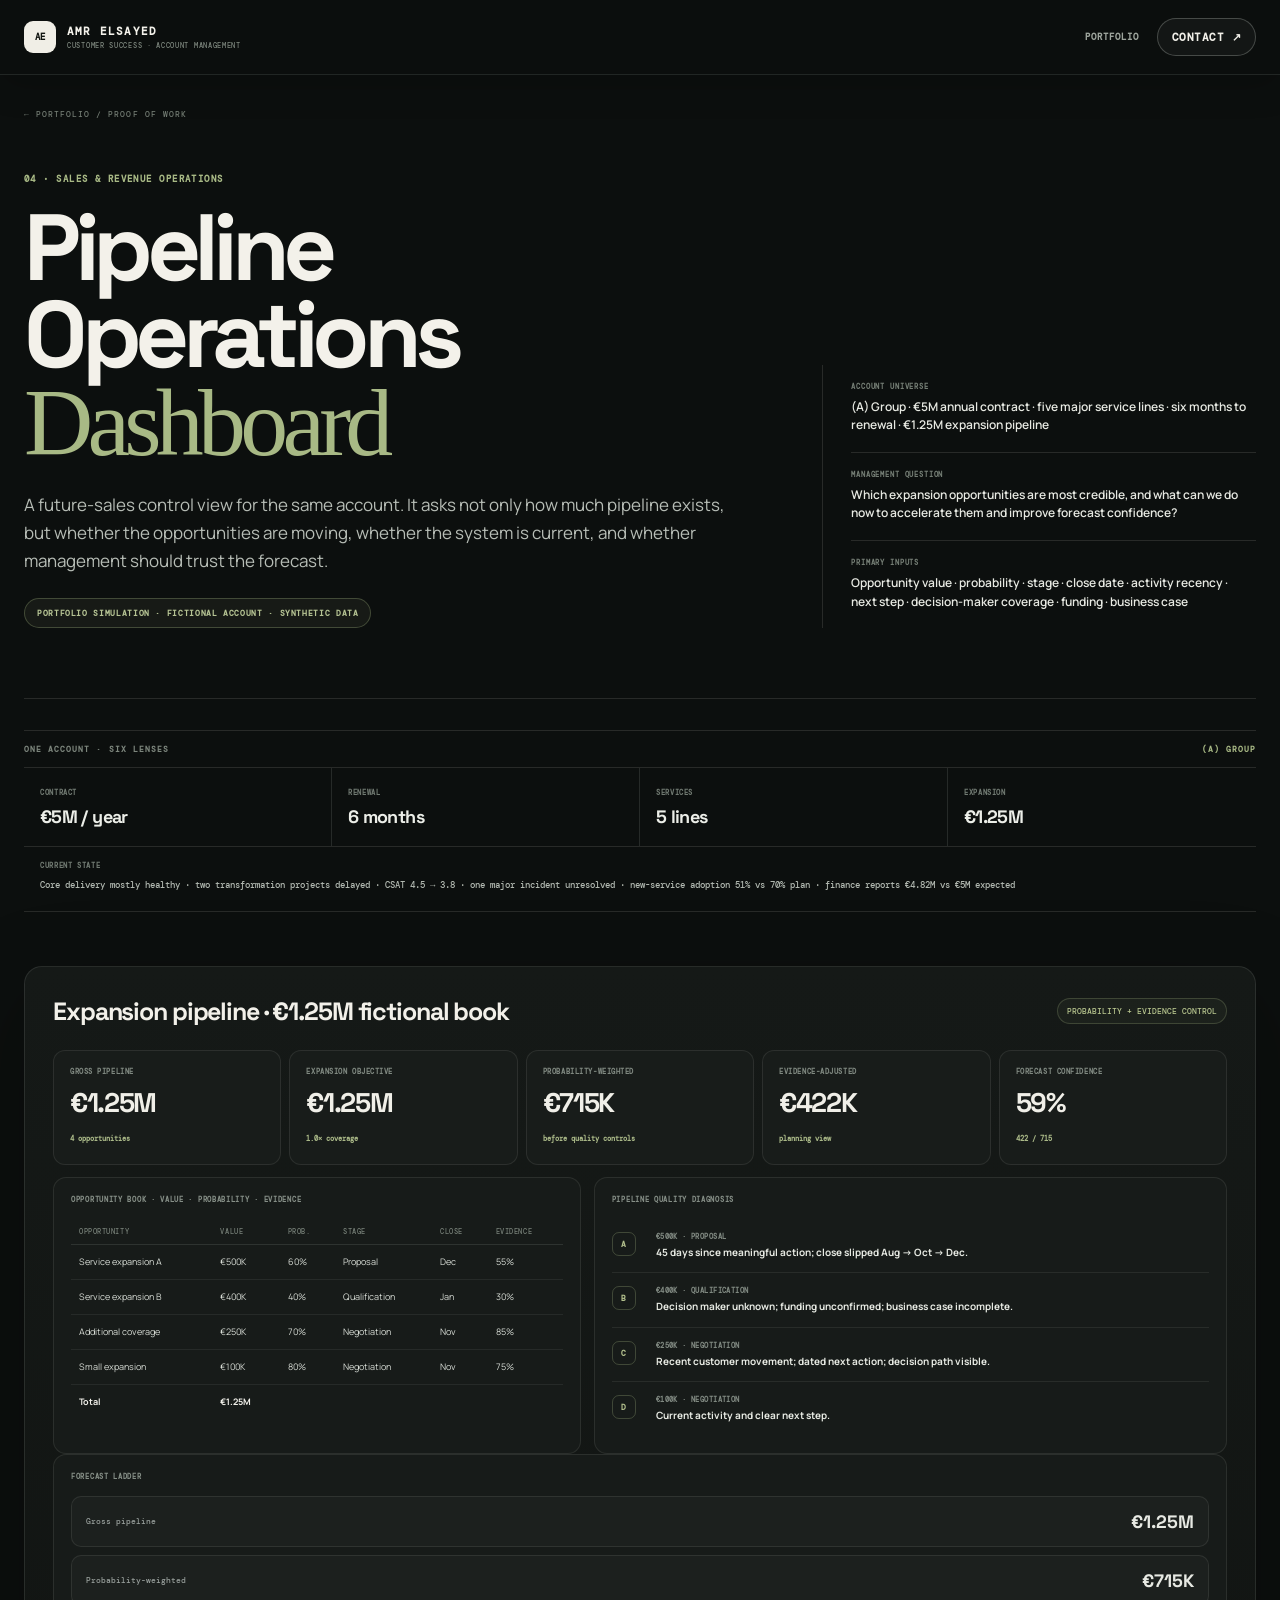
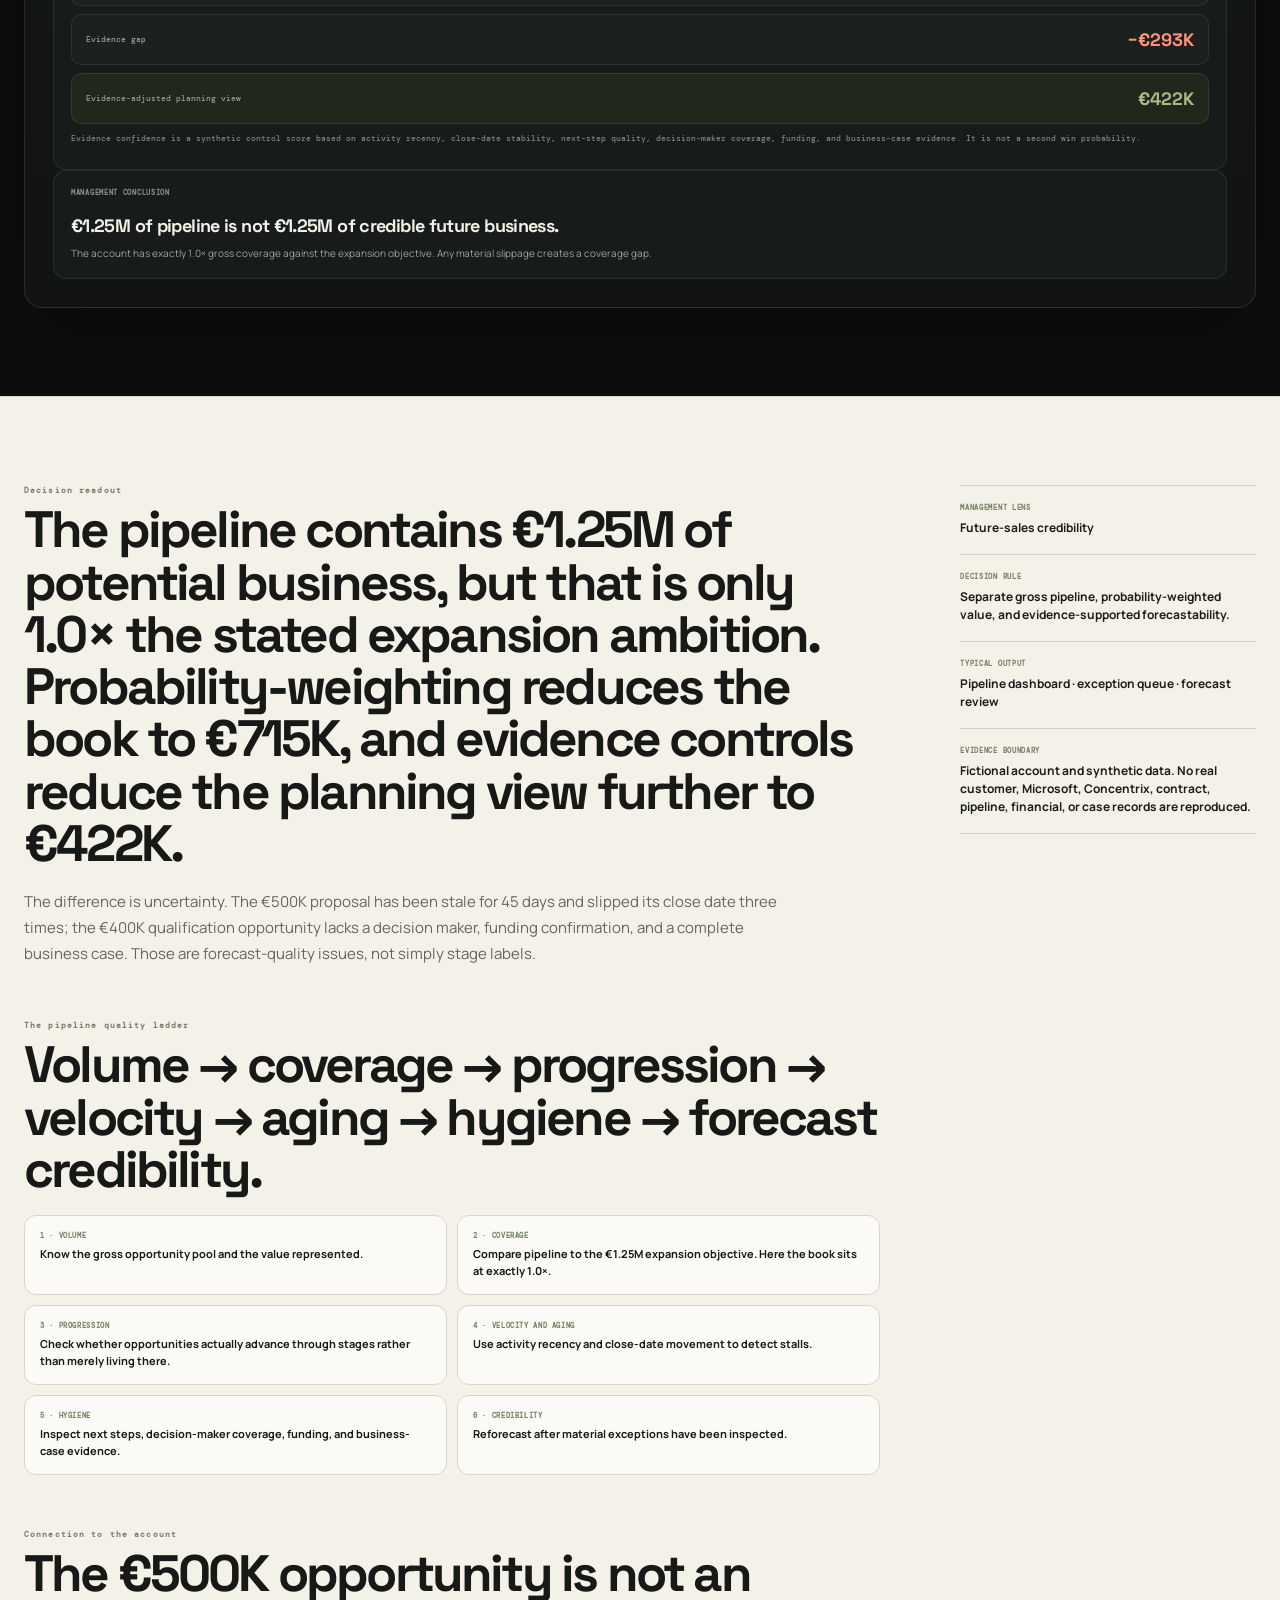
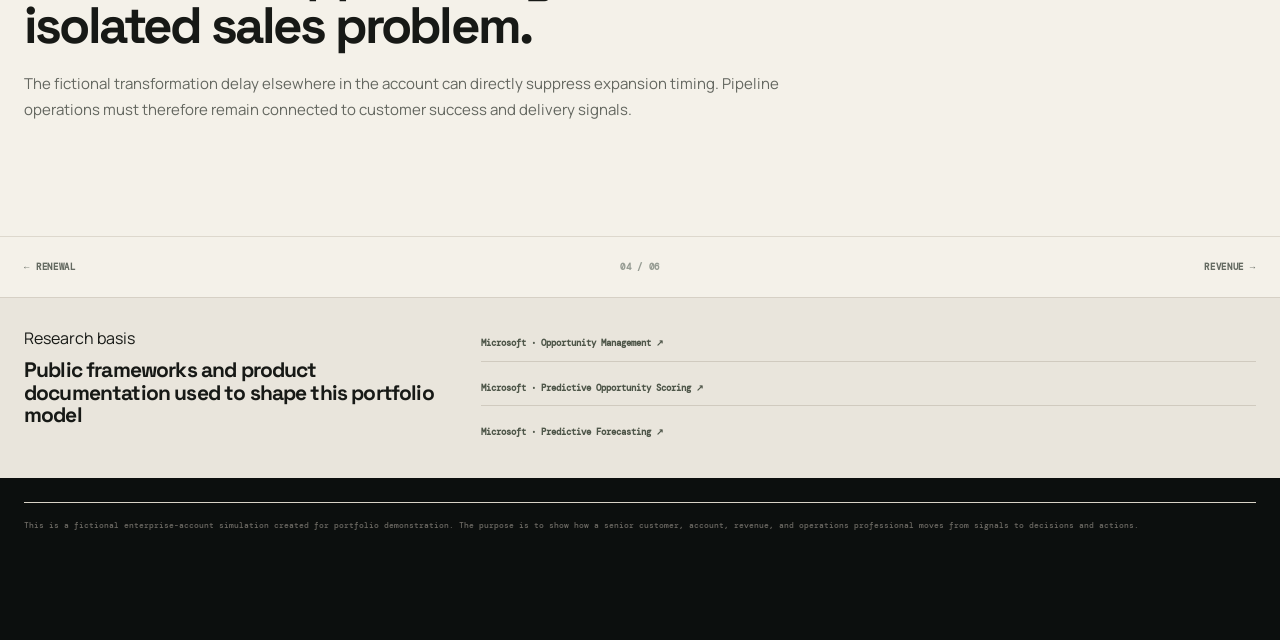
<file: proof/pipeline-operations.html>
<!doctype html>
<html lang="en"><head>
<meta charset="utf-8"><meta name="viewport" content="width=device-width,initial-scale=1">
<title>SALES OPERATIONS / PIPELINE OPERATIONS | Amr Elsayed</title>
<link rel="icon" href="../assets/favicon.svg">
<link rel="preconnect" href="https://fonts.googleapis.com"><link rel="preconnect" href="https://fonts.gstatic.com" crossorigin>
<link href="https://fonts.googleapis.com/css2?family=DM+Mono:wght@400;500&family=Manrope:wght@400;500;600;700;800&family=Space+Grotesk:wght@500;600;700&display=swap" rel="stylesheet">
<link rel="stylesheet" href="../styles.css">
</head><body class="case-body">
<header class="site-nav case-header"><div class="nav-inner"><a class="case-brand" href="../index.html"><span class="brand-mark">AE</span><span class="case-brand-copy"><b>AMR ELSAYED</b><small>CUSTOMER SUCCESS · ACCOUNT MANAGEMENT</small></span></a><div class="case-nav-actions"><a class="case-home-link" href="../index.html#work">PORTFOLIO</a><details class="contact-menu"><summary class="button button-outline-white">CONTACT ↗</summary><div class="contact-pop"><a href="https://mail.google.com/mail/?view=cm&fs=1&to=ah.aimed11@gmail.com&su=Portfolio%20Inquiry" target="_blank" rel="noopener noreferrer">OPEN EMAIL</a><a href="https://wa.me/201212349798?text=Hi%20Amr%2C%20I%20found%20your%20portfolio%20and%20would%20like%20to%20connect." target="_blank" rel="noreferrer">WHATSAPP</a></div></details></div></div></header>
<main class="case"><div class="container">
<a class="back" href="../index.html#work">← PORTFOLIO / PROOF OF WORK</a>
<section class="case-hero"><div><div class="kicker">04 · SALES & REVENUE OPERATIONS</div><h1>Pipeline Operations<br><em>Dashboard</em></h1><p>A future-sales control view for the same account. It asks not only how much pipeline exists, but whether the opportunities are moving, whether the system is current, and whether management should trust the forecast.</p><div class="sample-banner">PORTFOLIO SIMULATION · FICTIONAL ACCOUNT · SYNTHETIC DATA</div></div>
<aside class="case-meta"><div class="meta-row"><span>Account universe</span><strong>(A) Group · €5M annual contract · five major service lines · six months to renewal · €1.25M expansion pipeline</strong></div>
<div class="meta-row"><span>Management question</span><strong>Which expansion opportunities are most credible, and what can we do now to accelerate them and improve forecast confidence?</strong></div><div class="meta-row"><span>Primary inputs</span><strong>Opportunity value · probability · stage · close date · activity recency · next step · decision-maker coverage · funding · business case</strong></div></aside></section>

<section class="account-context"><div class="context-head"><span>ONE ACCOUNT · SIX LENSES</span><b>(A) GROUP</b></div><div class="context-grid">
<div><span>Contract</span><strong>€5M / year</strong></div><div><span>Renewal</span><strong>6 months</strong></div><div><span>Services</span><strong>5 lines</strong></div><div><span>Expansion</span><strong>€1.25M</strong></div>
<div class="context-wide"><span>Current state</span><strong>Core delivery mostly healthy · two transformation projects delayed · CSAT 4.5 → 3.8 · one major incident unresolved · new-service adoption 51% vs 70% plan · finance reports €4.82M vs €5M expected</strong></div>
</div></section>

<section class="analysis-board"><div class="board-head"><div class="board-title">Expansion pipeline · €1.25M fictional book</div><div class="board-badge">PROBABILITY + EVIDENCE CONTROL</div></div>
<div class="board-kpis"><div class="board-kpi"><span>Gross pipeline</span><strong>€1.25M</strong><em>4 opportunities</em></div><div class="board-kpi"><span>Expansion objective</span><strong>€1.25M</strong><em>1.0× coverage</em></div><div class="board-kpi"><span>Probability-weighted</span><strong>€715K</strong><em>before quality controls</em></div><div class="board-kpi"><span>Evidence-adjusted</span><strong>€422K</strong><em>planning view</em></div><div class="board-kpi"><span>Forecast confidence</span><strong>59%</strong><em>422 / 715</em></div></div>
<div class="board-grid"><div class="panel"><h3>Opportunity book · value · probability · evidence</h3><table class="table compact"><thead><tr><th>Opportunity</th><th>Value</th><th>Prob.</th><th>Stage</th><th>Close</th><th>Evidence</th></tr></thead><tbody><tr><td>Service expansion A</td><td>€500K</td><td>60%</td><td>Proposal</td><td>Dec</td><td>55%</td></tr><tr><td>Service expansion B</td><td>€400K</td><td>40%</td><td>Qualification</td><td>Jan</td><td>30%</td></tr><tr><td>Additional coverage</td><td>€250K</td><td>70%</td><td>Negotiation</td><td>Nov</td><td>85%</td></tr><tr><td>Small expansion</td><td>€100K</td><td>80%</td><td>Negotiation</td><td>Nov</td><td>75%</td></tr><tr><td><strong>Total</strong></td><td><strong>€1.25M</strong></td><td></td><td></td><td></td><td></td></tr></tbody></table></div>
<div class="panel"><h3>Pipeline quality diagnosis</h3><div class="priority-table"><div><b>A</b><span>€500K · Proposal</span><strong>45 days since meaningful action; close slipped Aug → Oct → Dec.</strong></div><div><b>B</b><span>€400K · Qualification</span><strong>Decision maker unknown; funding unconfirmed; business case incomplete.</strong></div><div><b>C</b><span>€250K · Negotiation</span><strong>Recent customer movement; dated next action; decision path visible.</strong></div><div><b>D</b><span>€100K · Negotiation</span><strong>Current activity and clear next step.</strong></div></div></div></div>
<div class="board-subgrid"><div class="panel"><h3>Forecast ladder</h3><div class="forecast-bridge"><div><span>Gross pipeline</span><b>€1.25M</b></div><div><span>Probability-weighted</span><b>€715K</b></div><div class="negative"><span>Evidence gap</span><b>−€293K</b></div><div class="final"><span>Evidence-adjusted planning view</span><b>€422K</b></div></div><p class="panel-note">Evidence confidence is a synthetic control score based on activity recency, close-date stability, next-step quality, decision-maker coverage, funding, and business-case evidence. It is not a second win probability.</p></div>
<div class="panel"><h3>Management conclusion</h3><div class="decision-box"><strong>€1.25M of pipeline is not €1.25M of credible future business.</strong><span>The account has exactly 1.0× gross coverage against the expansion objective. Any material slippage creates a coverage gap.</span></div></div></div></section>

<section class="case-content"><div><article><div class="eyebrow">Decision readout</div><h2>The pipeline contains €1.25M of potential business, but that is only 1.0× the stated expansion ambition. Probability-weighting reduces the book to €715K, and evidence controls reduce the planning view further to €422K.</h2><p>The difference is uncertainty. The €500K proposal has been stale for 45 days and slipped its close date three times; the €400K qualification opportunity lacks a decision maker, funding confirmation, and a complete business case. Those are forecast-quality issues, not simply stage labels.</p></article>
<article><div class="eyebrow">The pipeline quality ladder</div><h2>Volume → coverage → progression → velocity → aging → hygiene → forecast credibility.</h2><div class="logic-list"><div class="logic"><b>1 · Volume</b><strong>Know the gross opportunity pool and the value represented.</strong></div><div class="logic"><b>2 · Coverage</b><strong>Compare pipeline to the €1.25M expansion objective. Here the book sits at exactly 1.0×.</strong></div><div class="logic"><b>3 · Progression</b><strong>Check whether opportunities actually advance through stages rather than merely living there.</strong></div><div class="logic"><b>4 · Velocity and aging</b><strong>Use activity recency and close-date movement to detect stalls.</strong></div><div class="logic"><b>5 · Hygiene</b><strong>Inspect next steps, decision-maker coverage, funding, and business-case evidence.</strong></div><div class="logic"><b>6 · Credibility</b><strong>Reforecast after material exceptions have been inspected.</strong></div></div></article>
<article><div class="eyebrow">Connection to the account</div><h2>The €500K opportunity is not an isolated sales problem.</h2><p>The fictional transformation delay elsewhere in the account can directly suppress expansion timing. Pipeline operations must therefore remain connected to customer success and delivery signals.</p></article></div>
<aside class="case-side"><div><span>Management lens</span><strong>Future-sales credibility</strong></div><div><span>Decision rule</span><strong>Separate gross pipeline, probability-weighted value, and evidence-supported forecastability.</strong></div><div><span>Typical output</span><strong>Pipeline dashboard · exception queue · forecast review</strong></div><div><span>Evidence boundary</span><strong>Fictional account and synthetic data. No real customer, Microsoft, Concentrix, contract, pipeline, financial, or case records are reproduced.</strong></div></aside></section>

<div class="case-nav"><a href="renewal-readiness.html">← Renewal</a><span>04 / 06</span><a href="revenue-reconciliation.html">Revenue →</a></div>
<section class="research-box"><div><div class="eyebrow">Research basis</div><h3>Public frameworks and product documentation used to shape this portfolio model</h3></div><div class="research-links"><a href="https://learn.microsoft.com/en-us/dynamics365/sales/opportunity-management-overview" target="_blank" rel="noreferrer">Microsoft · Opportunity Management ↗</a><a href="https://learn.microsoft.com/en-us/dynamics365/sales/configure-predictive-opportunity-scoring" target="_blank" rel="noreferrer">Microsoft · Predictive Opportunity Scoring ↗</a><a href="https://learn.microsoft.com/en-us/dynamics365/sales/analyze-revenue-outcome-using-predictive-forecasting" target="_blank" rel="noreferrer">Microsoft · Predictive Forecasting ↗</a></div></section>
<div class="boundary">This is a fictional enterprise-account simulation created for portfolio demonstration. The purpose is to show how a senior customer, account, revenue, and operations professional moves from signals to decisions and actions.</div>
</div></main></body></html>
</file>
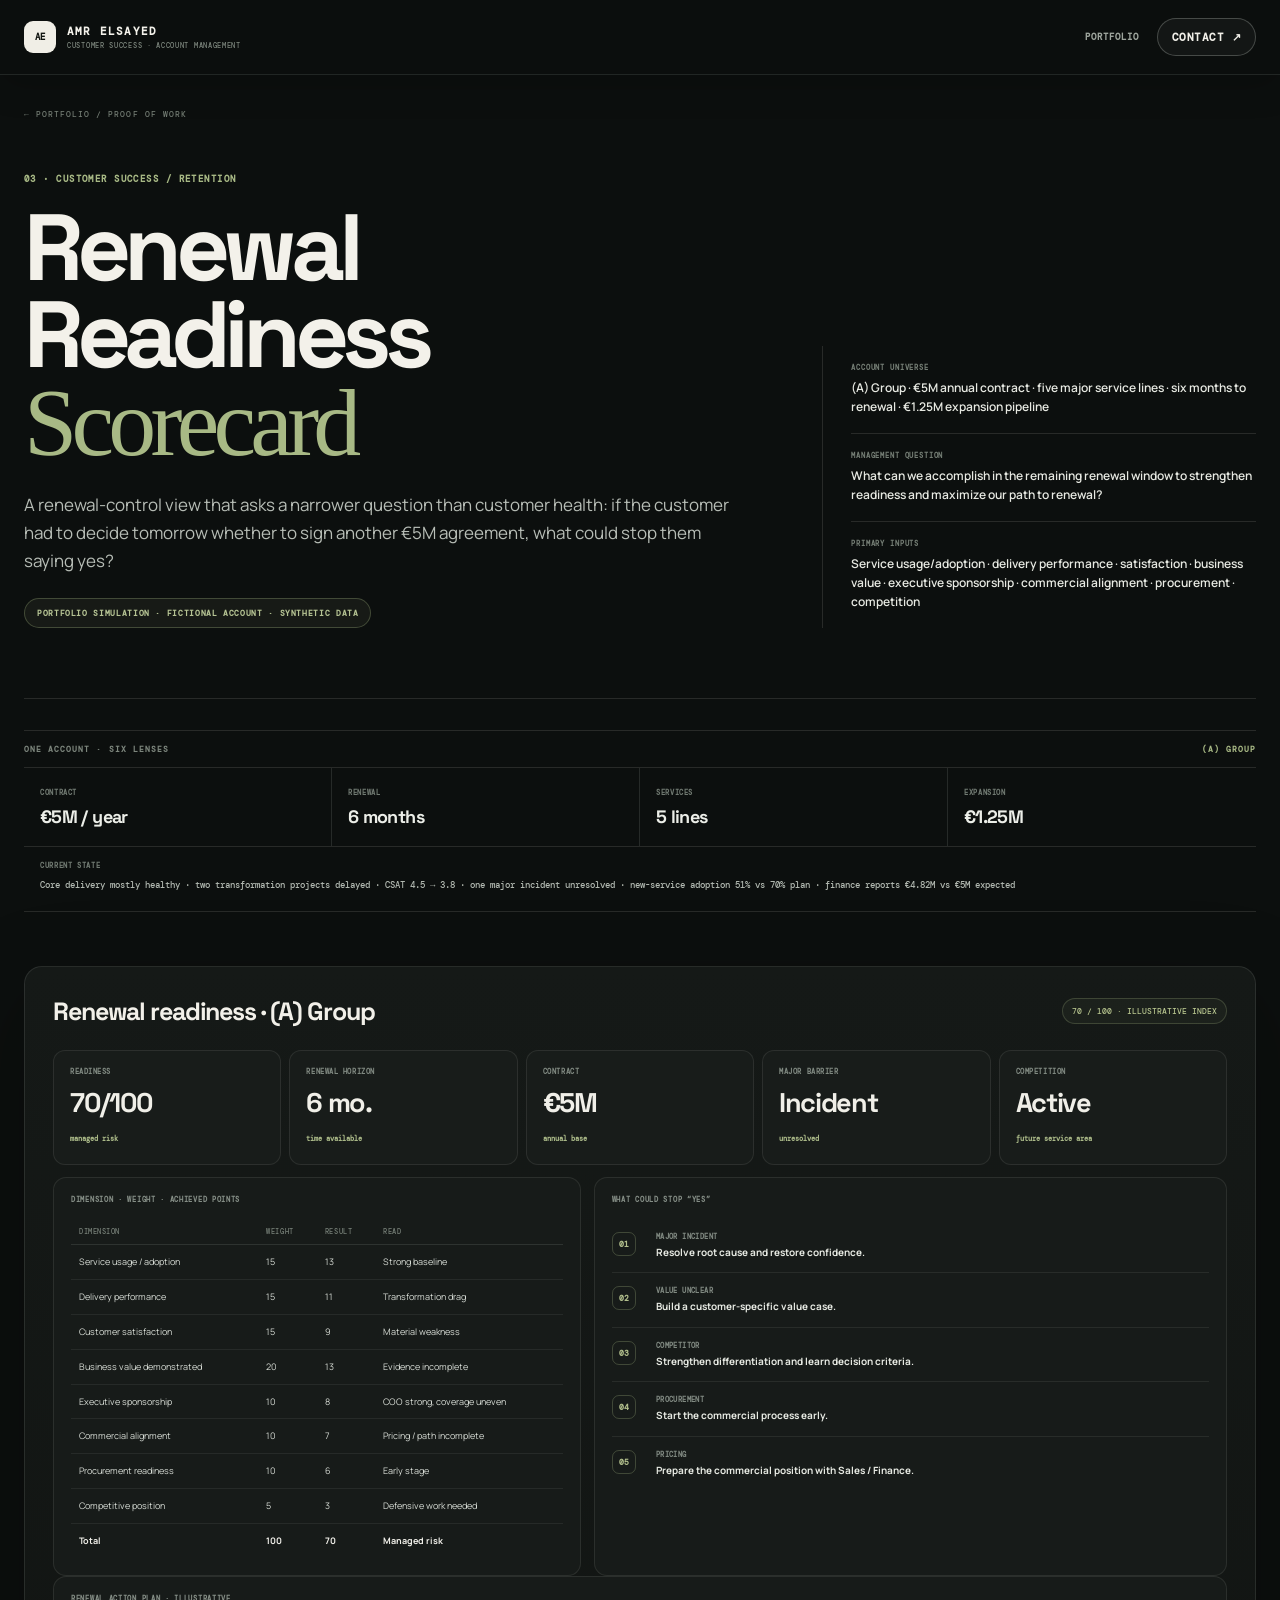
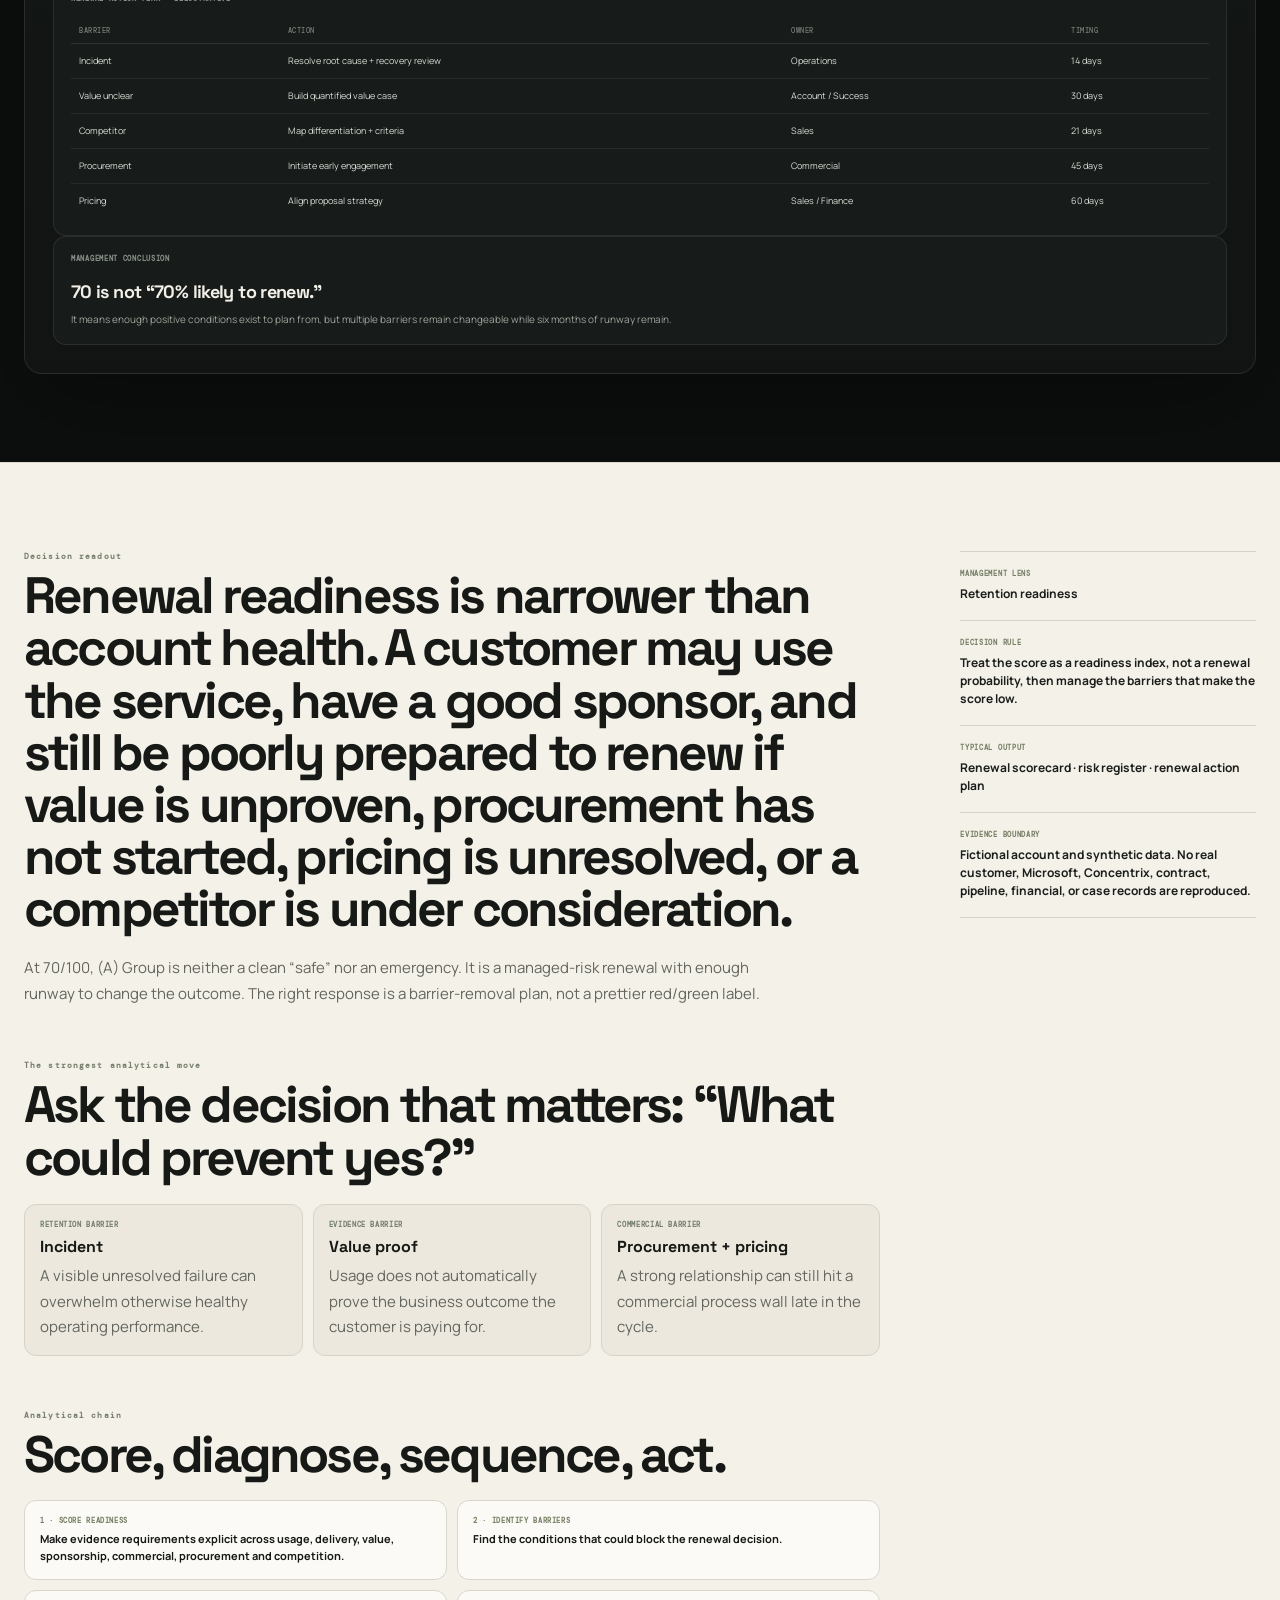
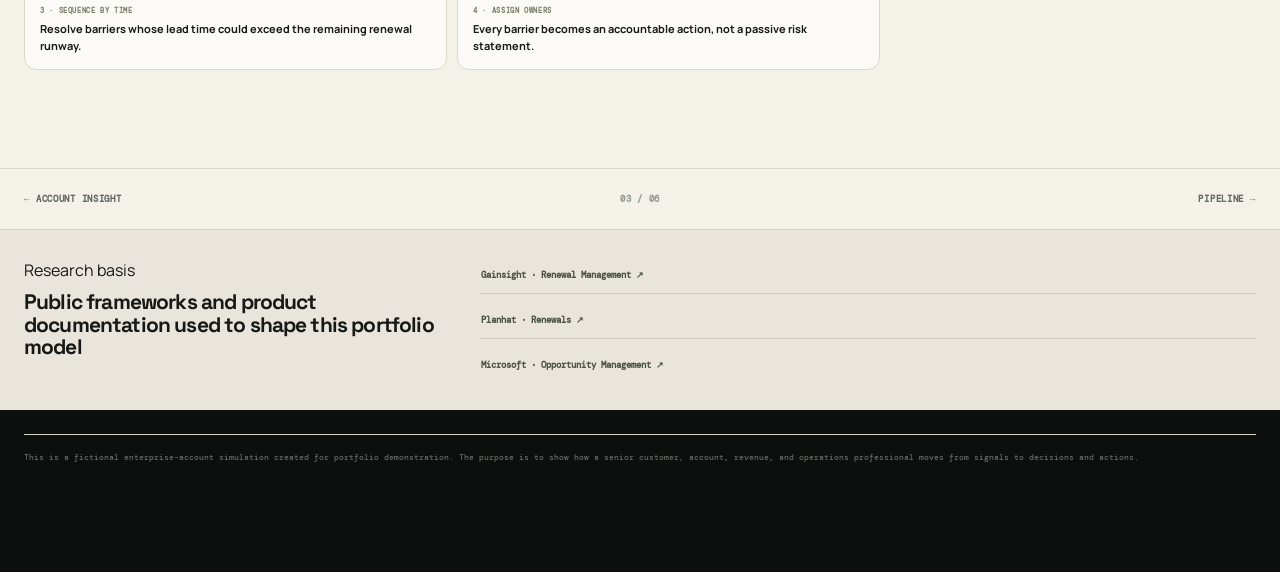
<file: proof/renewal-readiness.html>
<!doctype html>
<html lang="en"><head>
<meta charset="utf-8"><meta name="viewport" content="width=device-width,initial-scale=1">
<title>CUSTOMER SUCCESS / RENEWAL READINESS | Amr Elsayed</title>
<link rel="icon" href="../assets/favicon.svg">
<link rel="preconnect" href="https://fonts.googleapis.com"><link rel="preconnect" href="https://fonts.gstatic.com" crossorigin>
<link href="https://fonts.googleapis.com/css2?family=DM+Mono:wght@400;500&family=Manrope:wght@400;500;600;700;800&family=Space+Grotesk:wght@500;600;700&display=swap" rel="stylesheet">
<link rel="stylesheet" href="../styles.css">
</head><body class="case-body">
<header class="site-nav case-header"><div class="nav-inner"><a class="case-brand" href="../index.html"><span class="brand-mark">AE</span><span class="case-brand-copy"><b>AMR ELSAYED</b><small>CUSTOMER SUCCESS · ACCOUNT MANAGEMENT</small></span></a><div class="case-nav-actions"><a class="case-home-link" href="../index.html#work">PORTFOLIO</a><details class="contact-menu"><summary class="button button-outline-white">CONTACT ↗</summary><div class="contact-pop"><a href="https://mail.google.com/mail/?view=cm&fs=1&to=ah.aimed11@gmail.com&su=Portfolio%20Inquiry" target="_blank" rel="noopener noreferrer">OPEN EMAIL</a><a href="https://wa.me/201212349798?text=Hi%20Amr%2C%20I%20found%20your%20portfolio%20and%20would%20like%20to%20connect." target="_blank" rel="noreferrer">WHATSAPP</a></div></details></div></div></header>
<main class="case"><div class="container">
<a class="back" href="../index.html#work">← PORTFOLIO / PROOF OF WORK</a>
<section class="case-hero"><div><div class="kicker">03 · CUSTOMER SUCCESS / RETENTION</div><h1>Renewal Readiness<br><em>Scorecard</em></h1><p>A renewal-control view that asks a narrower question than customer health: if the customer had to decide tomorrow whether to sign another €5M agreement, what could stop them saying yes?</p><div class="sample-banner">PORTFOLIO SIMULATION · FICTIONAL ACCOUNT · SYNTHETIC DATA</div></div>
<aside class="case-meta"><div class="meta-row"><span>Account universe</span><strong>(A) Group · €5M annual contract · five major service lines · six months to renewal · €1.25M expansion pipeline</strong></div>
<div class="meta-row"><span>Management question</span><strong>What can we accomplish in the remaining renewal window to strengthen readiness and maximize our path to renewal?</strong></div><div class="meta-row"><span>Primary inputs</span><strong>Service usage/adoption · delivery performance · satisfaction · business value · executive sponsorship · commercial alignment · procurement · competition</strong></div></aside></section>

<section class="account-context"><div class="context-head"><span>ONE ACCOUNT · SIX LENSES</span><b>(A) GROUP</b></div><div class="context-grid">
<div><span>Contract</span><strong>€5M / year</strong></div><div><span>Renewal</span><strong>6 months</strong></div><div><span>Services</span><strong>5 lines</strong></div><div><span>Expansion</span><strong>€1.25M</strong></div>
<div class="context-wide"><span>Current state</span><strong>Core delivery mostly healthy · two transformation projects delayed · CSAT 4.5 → 3.8 · one major incident unresolved · new-service adoption 51% vs 70% plan · finance reports €4.82M vs €5M expected</strong></div>
</div></section>

<section class="analysis-board"><div class="board-head"><div class="board-title">Renewal readiness · (A) Group</div><div class="board-badge">70 / 100 · ILLUSTRATIVE INDEX</div></div>
<div class="board-kpis"><div class="board-kpi"><span>Readiness</span><strong>70/100</strong><em>managed risk</em></div><div class="board-kpi"><span>Renewal horizon</span><strong>6 mo.</strong><em>time available</em></div><div class="board-kpi"><span>Contract</span><strong>€5M</strong><em>annual base</em></div><div class="board-kpi"><span>Major barrier</span><strong>Incident</strong><em>unresolved</em></div><div class="board-kpi"><span>Competition</span><strong>Active</strong><em>future service area</em></div></div>
<div class="board-grid"><div class="panel"><h3>Dimension · weight · achieved points</h3><table class="table"><thead><tr><th>Dimension</th><th>Weight</th><th>Result</th><th>Read</th></tr></thead><tbody>
<tr><td>Service usage / adoption</td><td>15</td><td>13</td><td>Strong baseline</td></tr><tr><td>Delivery performance</td><td>15</td><td>11</td><td>Transformation drag</td></tr><tr><td>Customer satisfaction</td><td>15</td><td>9</td><td>Material weakness</td></tr><tr><td>Business value demonstrated</td><td>20</td><td>13</td><td>Evidence incomplete</td></tr><tr><td>Executive sponsorship</td><td>10</td><td>8</td><td>COO strong, coverage uneven</td></tr><tr><td>Commercial alignment</td><td>10</td><td>7</td><td>Pricing / path incomplete</td></tr><tr><td>Procurement readiness</td><td>10</td><td>6</td><td>Early stage</td></tr><tr><td>Competitive position</td><td>5</td><td>3</td><td>Defensive work needed</td></tr><tr><td><strong>Total</strong></td><td><strong>100</strong></td><td><strong>70</strong></td><td><strong>Managed risk</strong></td></tr>
</tbody></table></div>
<div class="panel"><h3>What could stop “yes”</h3><div class="priority-table"><div><b>01</b><span>Major incident</span><strong>Resolve root cause and restore confidence.</strong></div><div><b>02</b><span>Value unclear</span><strong>Build a customer-specific value case.</strong></div><div><b>03</b><span>Competitor</span><strong>Strengthen differentiation and learn decision criteria.</strong></div><div><b>04</b><span>Procurement</span><strong>Start the commercial process early.</strong></div><div><b>05</b><span>Pricing</span><strong>Prepare the commercial position with Sales / Finance.</strong></div></div></div></div>
<div class="board-subgrid"><div class="panel"><h3>Renewal action plan · illustrative</h3><table class="table"><thead><tr><th>Barrier</th><th>Action</th><th>Owner</th><th>Timing</th></tr></thead><tbody><tr><td>Incident</td><td>Resolve root cause + recovery review</td><td>Operations</td><td>14 days</td></tr><tr><td>Value unclear</td><td>Build quantified value case</td><td>Account / Success</td><td>30 days</td></tr><tr><td>Competitor</td><td>Map differentiation + criteria</td><td>Sales</td><td>21 days</td></tr><tr><td>Procurement</td><td>Initiate early engagement</td><td>Commercial</td><td>45 days</td></tr><tr><td>Pricing</td><td>Align proposal strategy</td><td>Sales / Finance</td><td>60 days</td></tr></tbody></table></div>
<div class="panel"><h3>Management conclusion</h3><div class="decision-box"><strong>70 is not “70% likely to renew.”</strong><span>It means enough positive conditions exist to plan from, but multiple barriers remain changeable while six months of runway remain.</span></div></div></div></section>

<section class="case-content"><div><article><div class="eyebrow">Decision readout</div><h2>Renewal readiness is narrower than account health. A customer may use the service, have a good sponsor, and still be poorly prepared to renew if value is unproven, procurement has not started, pricing is unresolved, or a competitor is under consideration.</h2><p>At 70/100, (A) Group is neither a clean “safe” nor an emergency. It is a managed-risk renewal with enough runway to change the outcome. The right response is a barrier-removal plan, not a prettier red/green label.</p></article>
<article><div class="eyebrow">The strongest analytical move</div><h2>Ask the decision that matters: “What could prevent yes?”</h2><div class="signal-grid"><div class="signal-card"><span>Retention barrier</span><strong>Incident</strong><p>A visible unresolved failure can overwhelm otherwise healthy operating performance.</p></div><div class="signal-card"><span>Evidence barrier</span><strong>Value proof</strong><p>Usage does not automatically prove the business outcome the customer is paying for.</p></div><div class="signal-card"><span>Commercial barrier</span><strong>Procurement + pricing</strong><p>A strong relationship can still hit a commercial process wall late in the cycle.</p></div></div></article>
<article><div class="eyebrow">Analytical chain</div><h2>Score, diagnose, sequence, act.</h2><div class="logic-list"><div class="logic"><b>1 · Score readiness</b><strong>Make evidence requirements explicit across usage, delivery, value, sponsorship, commercial, procurement and competition.</strong></div><div class="logic"><b>2 · Identify barriers</b><strong>Find the conditions that could block the renewal decision.</strong></div><div class="logic"><b>3 · Sequence by time</b><strong>Resolve barriers whose lead time could exceed the remaining renewal runway.</strong></div><div class="logic"><b>4 · Assign owners</b><strong>Every barrier becomes an accountable action, not a passive risk statement.</strong></div></div></article></div>
<aside class="case-side"><div><span>Management lens</span><strong>Retention readiness</strong></div><div><span>Decision rule</span><strong>Treat the score as a readiness index, not a renewal probability, then manage the barriers that make the score low.</strong></div><div><span>Typical output</span><strong>Renewal scorecard · risk register · renewal action plan</strong></div><div><span>Evidence boundary</span><strong>Fictional account and synthetic data. No real customer, Microsoft, Concentrix, contract, pipeline, financial, or case records are reproduced.</strong></div></aside></section>

<div class="case-nav"><a href="account-insight.html">← Account Insight</a><span>03 / 06</span><a href="pipeline-operations.html">Pipeline →</a></div>
<section class="research-box"><div><div class="eyebrow">Research basis</div><h3>Public frameworks and product documentation used to shape this portfolio model</h3></div><div class="research-links"><a href="https://www.gainsight.com/essential-guide/company-wide-customer-success/" target="_blank" rel="noreferrer">Gainsight · Renewal Management ↗</a><a href="https://www.planhat.com/customer-success/renewals" target="_blank" rel="noreferrer">Planhat · Renewals ↗</a><a href="https://learn.microsoft.com/en-us/dynamics365/sales/opportunity-management-overview" target="_blank" rel="noreferrer">Microsoft · Opportunity Management ↗</a></div></section>
<div class="boundary">This is a fictional enterprise-account simulation created for portfolio demonstration. The purpose is to show how a senior customer, account, revenue, and operations professional moves from signals to decisions and actions.</div>
</div></main></body></html>
</file>
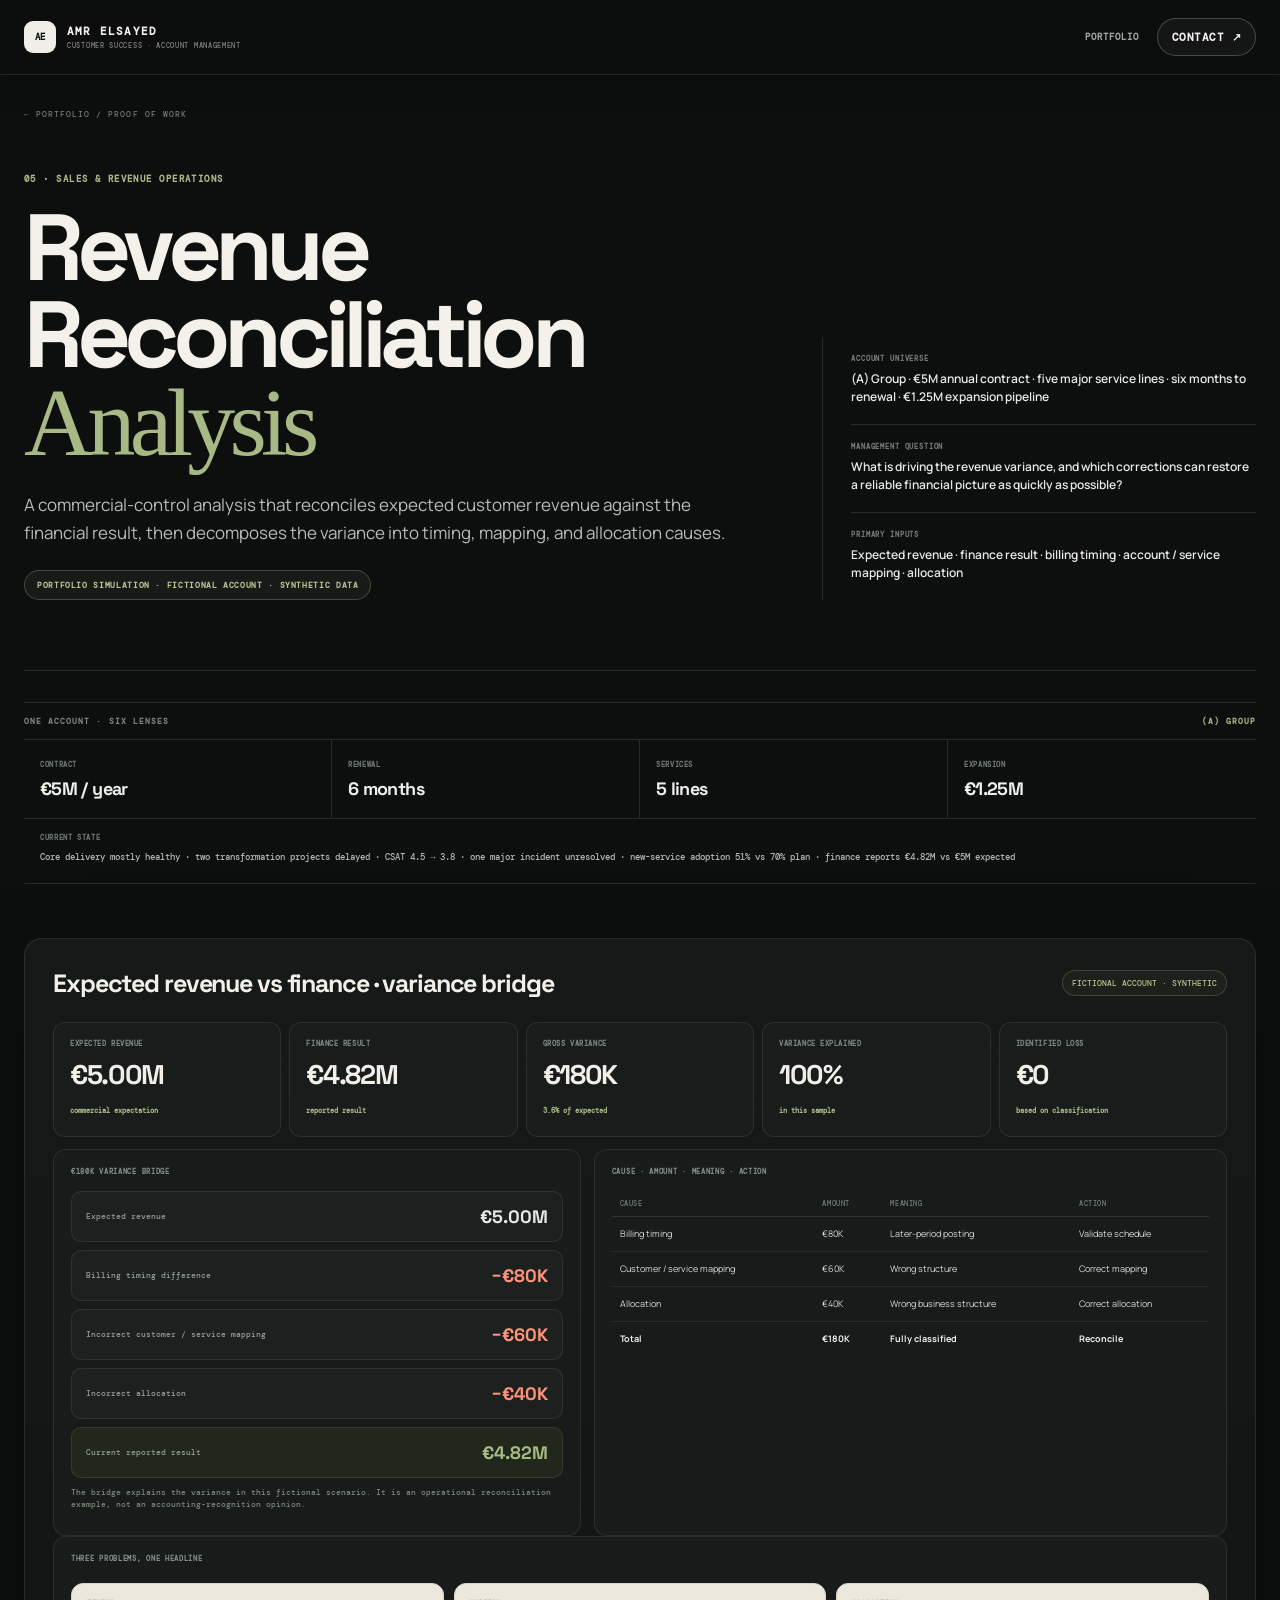
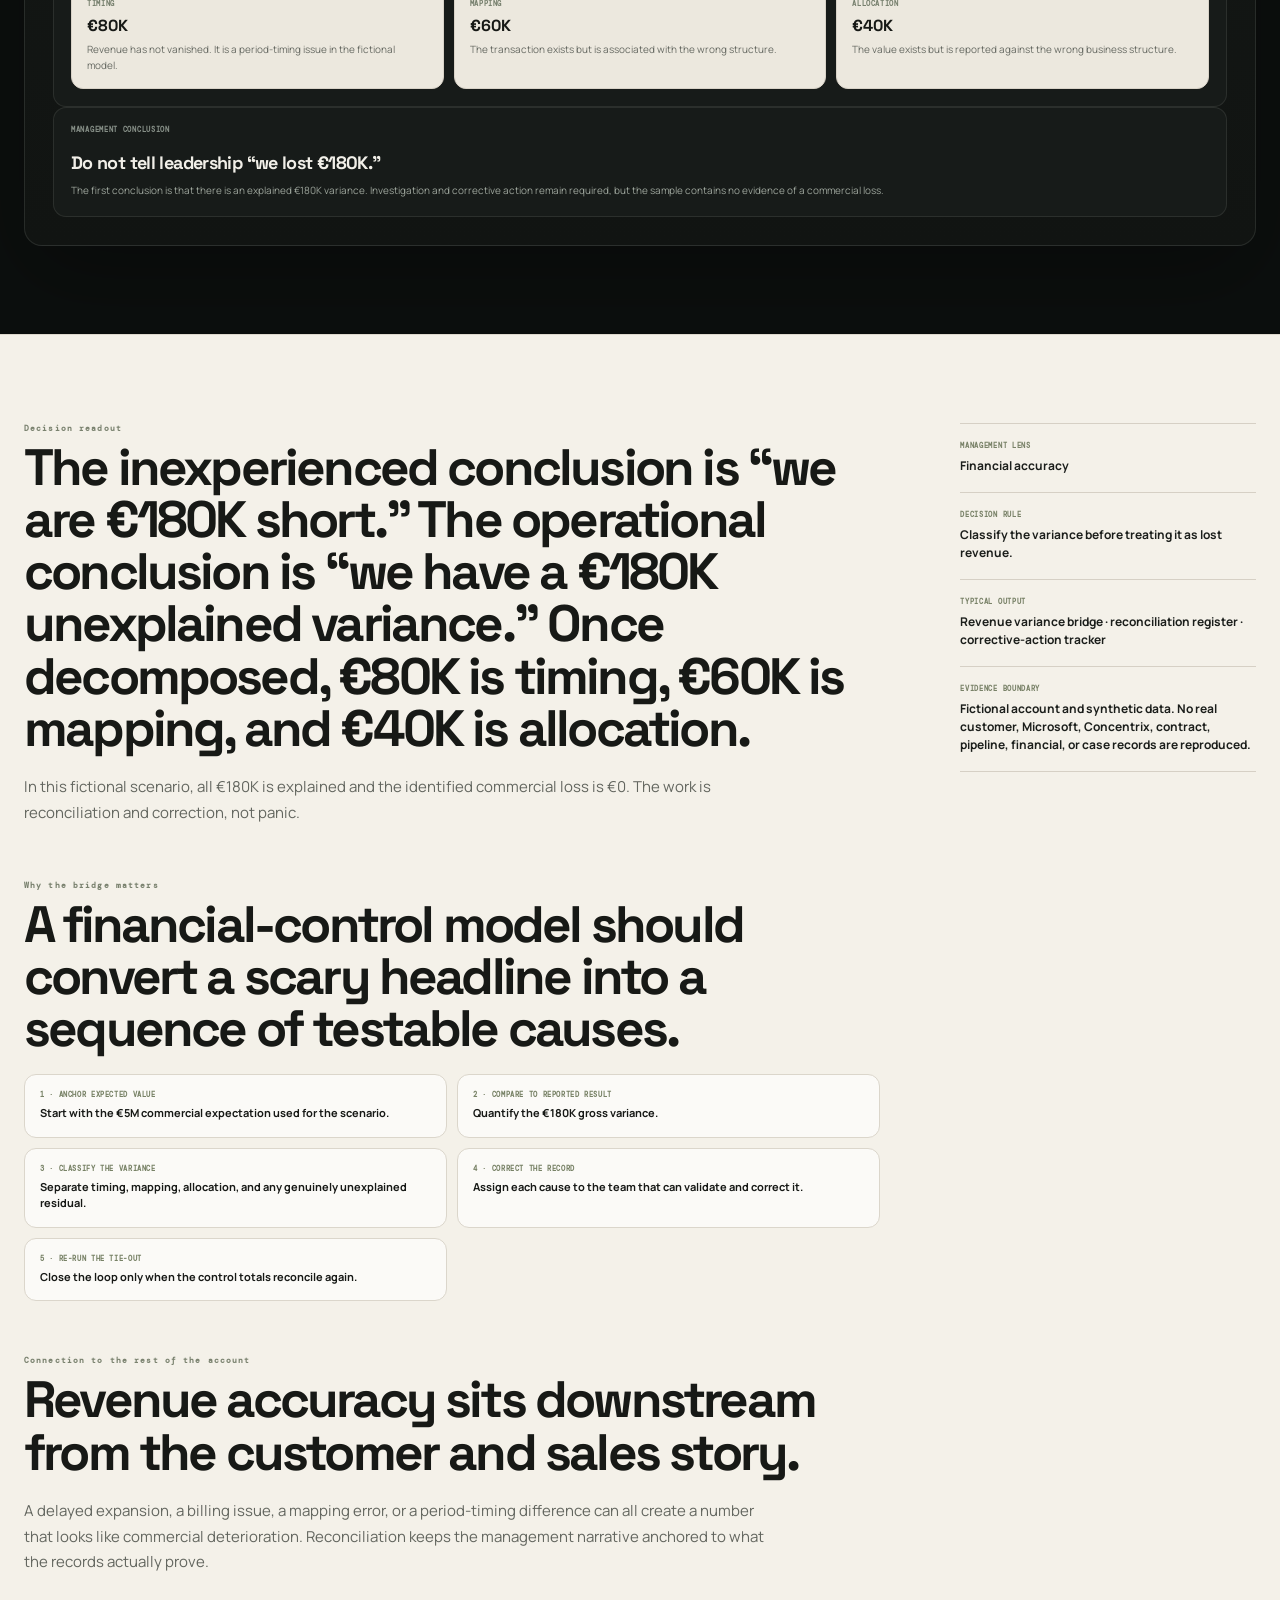
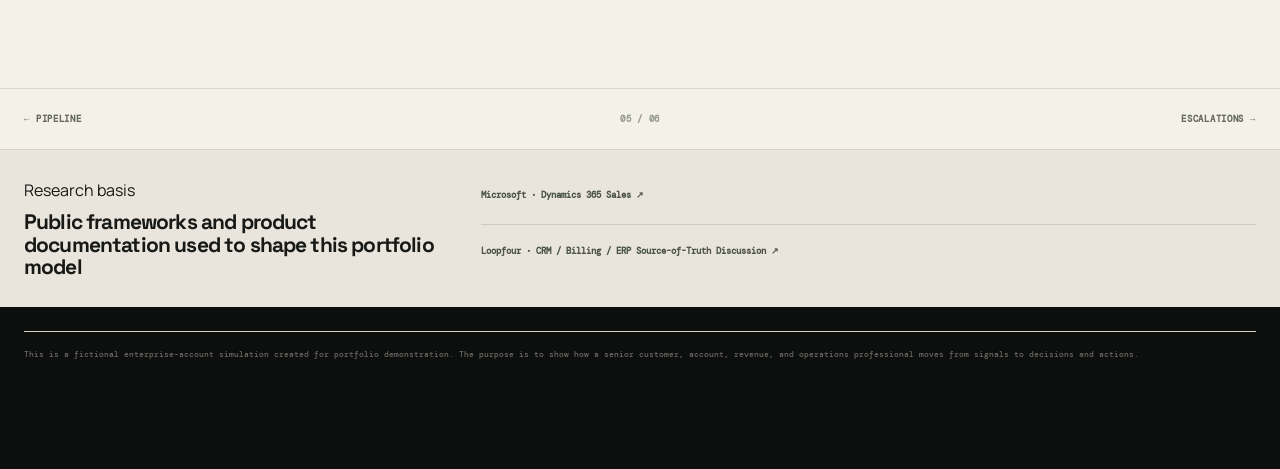
<file: proof/revenue-reconciliation.html>
<!doctype html>
<html lang="en"><head>
<meta charset="utf-8"><meta name="viewport" content="width=device-width,initial-scale=1">
<title>SALES & REVENUE OPERATIONS / RECONCILIATION | Amr Elsayed</title>
<link rel="icon" href="../assets/favicon.svg">
<link rel="preconnect" href="https://fonts.googleapis.com"><link rel="preconnect" href="https://fonts.gstatic.com" crossorigin>
<link href="https://fonts.googleapis.com/css2?family=DM+Mono:wght@400;500&family=Manrope:wght@400;500;600;700;800&family=Space+Grotesk:wght@500;600;700&display=swap" rel="stylesheet">
<link rel="stylesheet" href="../styles.css">
</head><body class="case-body">
<header class="site-nav case-header"><div class="nav-inner"><a class="case-brand" href="../index.html"><span class="brand-mark">AE</span><span class="case-brand-copy"><b>AMR ELSAYED</b><small>CUSTOMER SUCCESS · ACCOUNT MANAGEMENT</small></span></a><div class="case-nav-actions"><a class="case-home-link" href="../index.html#work">PORTFOLIO</a><details class="contact-menu"><summary class="button button-outline-white">CONTACT ↗</summary><div class="contact-pop"><a href="https://mail.google.com/mail/?view=cm&fs=1&to=ah.aimed11@gmail.com&su=Portfolio%20Inquiry" target="_blank" rel="noopener noreferrer">OPEN EMAIL</a><a href="https://wa.me/201212349798?text=Hi%20Amr%2C%20I%20found%20your%20portfolio%20and%20would%20like%20to%20connect." target="_blank" rel="noreferrer">WHATSAPP</a></div></details></div></div></header>
<main class="case"><div class="container">
<a class="back" href="../index.html#work">← PORTFOLIO / PROOF OF WORK</a>
<section class="case-hero"><div><div class="kicker">05 · SALES & REVENUE OPERATIONS</div><h1>Revenue Reconciliation<br><em>Analysis</em></h1><p>A commercial-control analysis that reconciles expected customer revenue against the financial result, then decomposes the variance into timing, mapping, and allocation causes.</p><div class="sample-banner">PORTFOLIO SIMULATION · FICTIONAL ACCOUNT · SYNTHETIC DATA</div></div>
<aside class="case-meta"><div class="meta-row"><span>Account universe</span><strong>(A) Group · €5M annual contract · five major service lines · six months to renewal · €1.25M expansion pipeline</strong></div>
<div class="meta-row"><span>Management question</span><strong>What is driving the revenue variance, and which corrections can restore a reliable financial picture as quickly as possible?</strong></div><div class="meta-row"><span>Primary inputs</span><strong>Expected revenue · finance result · billing timing · account / service mapping · allocation</strong></div></aside></section>

<section class="account-context"><div class="context-head"><span>ONE ACCOUNT · SIX LENSES</span><b>(A) GROUP</b></div><div class="context-grid">
<div><span>Contract</span><strong>€5M / year</strong></div><div><span>Renewal</span><strong>6 months</strong></div><div><span>Services</span><strong>5 lines</strong></div><div><span>Expansion</span><strong>€1.25M</strong></div>
<div class="context-wide"><span>Current state</span><strong>Core delivery mostly healthy · two transformation projects delayed · CSAT 4.5 → 3.8 · one major incident unresolved · new-service adoption 51% vs 70% plan · finance reports €4.82M vs €5M expected</strong></div>
</div></section>

<section class="analysis-board"><div class="board-head"><div class="board-title">Expected revenue vs finance · variance bridge</div><div class="board-badge">FICTIONAL ACCOUNT · SYNTHETIC</div></div>
<div class="board-kpis"><div class="board-kpi"><span>Expected revenue</span><strong>€5.00M</strong><em>commercial expectation</em></div><div class="board-kpi"><span>Finance result</span><strong>€4.82M</strong><em>reported result</em></div><div class="board-kpi"><span>Gross variance</span><strong>€180K</strong><em>3.6% of expected</em></div><div class="board-kpi"><span>Variance explained</span><strong>100%</strong><em>in this sample</em></div><div class="board-kpi"><span>Identified loss</span><strong>€0</strong><em>based on classification</em></div></div>
<div class="board-grid"><div class="panel"><h3>€180K variance bridge</h3><div class="forecast-bridge"><div><span>Expected revenue</span><b>€5.00M</b></div><div class="negative"><span>Billing timing difference</span><b>−€80K</b></div><div class="negative"><span>Incorrect customer / service mapping</span><b>−€60K</b></div><div class="negative"><span>Incorrect allocation</span><b>−€40K</b></div><div class="final"><span>Current reported result</span><b>€4.82M</b></div></div><p class="panel-note">The bridge explains the variance in this fictional scenario. It is an operational reconciliation example, not an accounting-recognition opinion.</p></div>
<div class="panel"><h3>Cause · amount · meaning · action</h3><table class="table"><thead><tr><th>Cause</th><th>Amount</th><th>Meaning</th><th>Action</th></tr></thead><tbody><tr><td>Billing timing</td><td>€80K</td><td>Later-period posting</td><td>Validate schedule</td></tr><tr><td>Customer / service mapping</td><td>€60K</td><td>Wrong structure</td><td>Correct mapping</td></tr><tr><td>Allocation</td><td>€40K</td><td>Wrong business structure</td><td>Correct allocation</td></tr><tr><td><strong>Total</strong></td><td><strong>€180K</strong></td><td><strong>Fully classified</strong></td><td><strong>Reconcile</strong></td></tr></tbody></table></div></div>
<div class="board-subgrid"><div class="panel"><h3>Three problems, one headline</h3><div class="signal-grid"><div class="signal-card"><span>Timing</span><strong>€80K</strong><p>Revenue has not vanished. It is a period-timing issue in the fictional model.</p></div><div class="signal-card"><span>Mapping</span><strong>€60K</strong><p>The transaction exists but is associated with the wrong structure.</p></div><div class="signal-card"><span>Allocation</span><strong>€40K</strong><p>The value exists but is reported against the wrong business structure.</p></div></div></div>
<div class="panel"><h3>Management conclusion</h3><div class="decision-box"><strong>Do not tell leadership “we lost €180K.”</strong><span>The first conclusion is that there is an explained €180K variance. Investigation and corrective action remain required, but the sample contains no evidence of a commercial loss.</span></div></div></div></section>

<section class="case-content"><div><article><div class="eyebrow">Decision readout</div><h2>The inexperienced conclusion is “we are €180K short.” The operational conclusion is “we have a €180K unexplained variance.” Once decomposed, €80K is timing, €60K is mapping, and €40K is allocation.</h2><p>In this fictional scenario, all €180K is explained and the identified commercial loss is €0. The work is reconciliation and correction, not panic.</p></article>
<article><div class="eyebrow">Why the bridge matters</div><h2>A financial-control model should convert a scary headline into a sequence of testable causes.</h2><div class="logic-list"><div class="logic"><b>1 · Anchor expected value</b><strong>Start with the €5M commercial expectation used for the scenario.</strong></div><div class="logic"><b>2 · Compare to reported result</b><strong>Quantify the €180K gross variance.</strong></div><div class="logic"><b>3 · Classify the variance</b><strong>Separate timing, mapping, allocation, and any genuinely unexplained residual.</strong></div><div class="logic"><b>4 · Correct the record</b><strong>Assign each cause to the team that can validate and correct it.</strong></div><div class="logic"><b>5 · Re-run the tie-out</b><strong>Close the loop only when the control totals reconcile again.</strong></div></div></article>
<article><div class="eyebrow">Connection to the rest of the account</div><h2>Revenue accuracy sits downstream from the customer and sales story.</h2><p>A delayed expansion, a billing issue, a mapping error, or a period-timing difference can all create a number that looks like commercial deterioration. Reconciliation keeps the management narrative anchored to what the records actually prove.</p></article></div>
<aside class="case-side"><div><span>Management lens</span><strong>Financial accuracy</strong></div><div><span>Decision rule</span><strong>Classify the variance before treating it as lost revenue.</strong></div><div><span>Typical output</span><strong>Revenue variance bridge · reconciliation register · corrective-action tracker</strong></div><div><span>Evidence boundary</span><strong>Fictional account and synthetic data. No real customer, Microsoft, Concentrix, contract, pipeline, financial, or case records are reproduced.</strong></div></aside></section>

<div class="case-nav"><a href="pipeline-operations.html">← Pipeline</a><span>05 / 06</span><a href="escalation-control.html">Escalations →</a></div>
<section class="research-box"><div><div class="eyebrow">Research basis</div><h3>Public frameworks and product documentation used to shape this portfolio model</h3></div><div class="research-links"><a href="https://learn.microsoft.com/en-us/dynamics365/sales/" target="_blank" rel="noreferrer">Microsoft · Dynamics 365 Sales ↗</a><a href="https://www.loopfour.com/articles/which-system-is-the-source-of-truth-for-revenue-crm-billing-or-erp" target="_blank" rel="noreferrer">Loopfour · CRM / Billing / ERP Source-of-Truth Discussion ↗</a></div></section>
<div class="boundary">This is a fictional enterprise-account simulation created for portfolio demonstration. The purpose is to show how a senior customer, account, revenue, and operations professional moves from signals to decisions and actions.</div>
</div></main></body></html>
</file>
<file: styles.css>
:root{
  --ink:#111315;
  --soft-ink:#2c3034;
  --paper:#fbfaf7;
  --cream:#f3efe7;
  --line:#d9d3c7;
  --muted:#6d6a64;
  --blue:#265cff;
  --lime:#c8f04a;
  --orange:#ff8b54;
  --white:#fff;
  --shadow:0 24px 80px rgba(17,19,21,.10);
  --display:"Space Grotesk",system-ui,sans-serif;
  --body:"Manrope",system-ui,sans-serif;
  --mono:"DM Mono",ui-monospace,SFMono-Regular,monospace;
}
*{box-sizing:border-box}
html{scroll-behavior:smooth}
body{margin:0;background:var(--paper);color:var(--ink);font-family:var(--body);line-height:1.55}
a{text-decoration:none;color:inherit}
button,a{outline-offset:4px}
.shell{width:min(1220px,calc(100% - 48px));margin:0 auto}
.grid-overlay{position:fixed;inset:0;pointer-events:none;opacity:.16;background-image:linear-gradient(to right,rgba(17,19,21,.055) 1px,transparent 1px),linear-gradient(to bottom,rgba(17,19,21,.035) 1px,transparent 1px);background-size:80px 80px;z-index:-1}
.site-header{position:sticky;top:0;z-index:50;background:rgba(251,250,247,.90);border-bottom:1px solid rgba(217,211,199,.72);backdrop-filter:blur(16px)}
.nav{height:78px;display:flex;align-items:center;justify-content:space-between;gap:28px}
.brand{display:flex;align-items:center;gap:11px;font-size:12px;letter-spacing:.08em}
.brand span{width:30px;height:30px;border-radius:9px;background:var(--ink);color:var(--lime);display:grid;place-items:center;font:500 10px var(--mono);letter-spacing:-.04em}
.brand strong{font-size:12px;font-weight:800;letter-spacing:.08em}
.nav-links{display:flex;gap:34px;font:500 11px var(--mono);text-transform:uppercase;letter-spacing:.07em;color:var(--muted)}
.nav-links a:hover,.nav-links a.active{color:var(--ink)}
.nav-cta{font:600 11px var(--mono);text-transform:uppercase;letter-spacing:.07em}.nav-cta span{color:var(--blue)}
.hero{padding:42px 0 64px}.hero-topline{border-top:1px solid var(--line);border-bottom:1px solid var(--line);padding:12px 0;display:flex;justify-content:space-between;gap:18px;font:500 9px var(--mono);letter-spacing:.12em;color:var(--muted)}
.hero-grid{display:grid;grid-template-columns:1.42fr .83fr;gap:68px;padding:82px 0 56px}
.kicker{font:500 11px var(--mono);letter-spacing:.16em;margin:0 0 19px;color:var(--blue)}
h1,h2,h3{font-family:var(--display);margin:0}h1{font-size:clamp(56px,8vw,103px);line-height:.94;letter-spacing:-.065em;max-width:950px}h1 em,h2 em,h3 em{font-style:normal;color:var(--blue)}
.hero-lead{font-size:20px;line-height:1.55;color:var(--soft-ink);max-width:730px;margin:30px 0 0}
.hero-actions{display:flex;gap:12px;flex-wrap:wrap;margin:34px 0 26px}
.button{display:inline-flex;align-items:center;gap:14px;padding:14px 18px;border-radius:999px;font:700 11px var(--mono);letter-spacing:.04em;text-transform:uppercase;border:1px solid var(--ink);transition:transform .18s ease,box-shadow .18s ease,background .18s ease}.button:hover{transform:translateY(-2px);box-shadow:0 10px 26px rgba(17,19,21,.12)}
.button-dark{background:var(--ink);color:var(--white)}.button-light{background:transparent;color:var(--ink)}.button-outline-white{color:white;border-color:rgba(255,255,255,.55);background:transparent}
.hero-note{font-size:11px;color:var(--muted);display:flex;align-items:flex-start;gap:10px;max-width:690px}.hero-note strong{color:var(--ink)}.pulse{width:8px;height:8px;border-radius:50%;background:var(--lime);margin-top:5px;box-shadow:0 0 0 6px rgba(200,240,74,.18)}
.hero-aside{align-self:stretch;background:var(--ink);color:white;border-radius:26px;padding:26px;display:flex;flex-direction:column;justify-content:space-between;box-shadow:var(--shadow);position:relative;overflow:hidden}.hero-aside:after{content:"";position:absolute;right:-120px;top:-120px;width:280px;height:280px;border-radius:50%;background:var(--blue);filter:blur(72px);opacity:.32}.hero-aside>*{position:relative;z-index:1}
.hero-aside-head{display:flex;justify-content:space-between;gap:14px;font:500 9px var(--mono);letter-spacing:.11em;color:#b9b7b1}.hero-aside-head small{color:var(--lime);font-size:8px}
.scale-row{display:grid;grid-template-columns:auto 1fr;min-width:0;gap:14px;align-items:end;padding:20px 0;border-bottom:1px solid rgba(255,255,255,.12)}.scale-row:last-of-type{border-bottom:0}.scale-row strong{font:700 24px var(--display);letter-spacing:-.05em;white-space:normal}.scale-row>div{min-width:0}.scale-row b,.scale-row span{overflow-wrap:anywhere}.scale-row b{display:block;font-size:11px}.scale-row span{display:block;font-size:10px;color:#a9a7a0;margin-top:2px}.scale-foot{font-size:9px;color:#8d8b86;line-height:1.5;padding-top:14px;border-top:1px solid rgba(255,255,255,.12)}
.hero-scroll{display:flex;justify-content:space-between;align-items:center;border-bottom:1px solid var(--line);padding:0 0 13px;font:500 9px var(--mono);color:var(--muted);letter-spacing:.12em}.hero-scroll span:last-child{color:var(--blue);font-size:14px}
.ticker{overflow:hidden;background:var(--ink);color:white;border-block:1px solid var(--ink)}.ticker-track{width:max-content;display:flex;align-items:center;gap:24px;padding:13px 0;font:500 10px var(--mono);letter-spacing:.1em;animation:marquee 26s linear infinite}.ticker-track>div{display:flex;align-items:center;gap:24px}.ticker-track i{font-style:normal;color:var(--lime)}
@keyframes marquee{to{transform:translateX(-50%)}}
.section{padding:110px 0}.section-label{font:500 10px var(--mono);letter-spacing:.14em;color:var(--blue);text-transform:uppercase}.section-intro-grid{display:grid;grid-template-columns:1.15fr .85fr;gap:80px;align-items:end;margin:18px 0 46px}.section-intro-grid h2,.scale-intro h2,.experience-intro h2,.about-grid h2,.cta-card h2{font-size:clamp(40px,5vw,68px);line-height:.98;letter-spacing:-.055em}.section-intro-grid p{font-size:15px;color:var(--muted);max-width:540px;margin:0}.section-intro-grid strong{color:var(--ink)}
.work-grid{display:grid;grid-template-columns:repeat(12,1fr);gap:18px}.work-card{grid-column:span 6;background:#fff;border:1px solid var(--line);border-radius:22px;padding:24px;min-height:510px;display:flex;flex-direction:column;overflow:hidden;transition:transform .2s ease,box-shadow .2s ease,border-color .2s ease}.work-card:hover{transform:translateY(-5px);box-shadow:var(--shadow);border-color:#c8c0b4}.work-card:nth-child(1){grid-column:span 7}.work-card:nth-child(2),.work-card:nth-child(3){grid-column:span 5}.work-card:nth-child(4),.work-card:nth-child(5),.work-card:nth-child(6){grid-column:span 4;min-height:470px}
.work-meta{display:flex;align-items:center;justify-content:space-between;gap:10px;color:var(--muted);font:500 8px var(--mono);letter-spacing:.1em}.work-meta b{color:var(--ink);font-weight:600}.work-title-row{display:flex;justify-content:space-between;gap:20px;align-items:flex-start;margin:24px 0 10px}.work-card h3{font-size:clamp(28px,3.2vw,45px);line-height:.95;letter-spacing:-.05em}.arrow{font-size:22px;color:var(--blue)}.work-card>p{color:var(--muted);font-size:13px;max-width:560px;margin:0;min-height:61px}
.artifact-frame{margin:20px 0 0;border-radius:18px;padding:18px;flex:1;min-height:250px;overflow:hidden}.dark-frame{background:#16181a;color:#fff}.pale-frame{background:#f3f0ea;border:1px solid #e5dfd4}.warm-frame{background:#f7efe7;border:1px solid #ead7c8}.artifact-head,.ticket-top{display:flex;justify-content:space-between;color:#9da09d;font:500 8px var(--mono);letter-spacing:.1em}.artifact-kpis{display:grid;grid-template-columns:repeat(3,1fr);gap:10px;margin:28px 0 24px}.artifact-kpis div{border-top:1px solid rgba(255,255,255,.12);padding-top:9px}.artifact-kpis strong{display:block;font:600 23px var(--display);letter-spacing:-.05em}.artifact-kpis small{font-size:8px;color:#8d8f8b}.artifact-chart{height:120px;display:flex;align-items:flex-end;gap:8px;padding:12px 4px 0;border-bottom:1px solid rgba(255,255,255,.12)}.artifact-chart i{display:block;flex:1;background:linear-gradient(to top,#265cff,#89a2ff);border-radius:5px 5px 0 0}
.recon-box{display:grid;grid-template-columns:1fr auto auto;gap:14px;align-items:center;padding:14px 0;border-bottom:1px solid #d9d2c8}.recon-box span{font:500 8px var(--mono);color:#7d7971}.recon-box strong{font:700 22px var(--display);letter-spacing:-.04em}.recon-box em{font-style:normal;color:var(--blue)}.recon-box.alert strong{color:#d86345}.recon-box.alert small{grid-column:2/4;font-size:9px;color:#8b8179}
.review-title{display:flex;justify-content:space-between;font:500 8px var(--mono);color:#7e736a;letter-spacing:.1em;margin-bottom:26px}.review-title b{color:var(--ink)}.health-line{display:grid;grid-template-columns:1fr 1.5fr auto;align-items:center;gap:12px;font-size:9px;padding:12px 0;border-top:1px solid #ead9cc}.health-line i{height:6px;background:#eadfd4;border-radius:10px;overflow:hidden}.health-line i b{display:block;height:100%;background:var(--orange);border-radius:10px}.health-line strong{font:700 8px var(--mono);color:#8d6c5b}.insight-tags{display:flex;gap:7px;flex-wrap:wrap}.insight-tags span{padding:6px 8px;border:1px solid #d7cec2;border-radius:100px;font:500 8px var(--mono)}.insight-spark{height:80px;margin:20px 0;background:linear-gradient(180deg,rgba(38,92,255,.12),transparent);clip-path:polygon(0 80%,10% 76%,21% 81%,34% 57%,47% 65%,59% 42%,71% 50%,83% 25%,100% 19%,100% 100%,0 100%)}.insight-note{border-top:1px solid #d8d0c4;padding-top:12px;display:grid;grid-template-columns:70px 1fr;gap:10px;font-size:9px}.insight-note strong{font:600 8px var(--mono);color:var(--blue)}.insight-note span{color:#6d6a64}.score-frame{display:flex;flex-direction:column;justify-content:center}.score-frame small{font:500 8px var(--mono);color:#9ea09b;letter-spacing:.1em}.score-frame>strong{font:700 72px var(--display);letter-spacing:-.08em;line-height:.95;margin:12px 0}.score-frame>strong span{font-size:20px;color:#8d908b}.score-frame>div{height:8px;border-radius:9px;background:#2d3033;overflow:hidden}.score-frame>div i{display:block;width:78%;height:100%;background:var(--lime)}.score-frame p{font-size:9px;color:#9fa19d}.ticket-top{color:#7f746c}.ticket-top strong{color:var(--ink)}.ticket-card{background:#fff;border:1px solid #e4dbd0;border-radius:15px;padding:14px;margin-top:18px}.ticket-row{display:grid;grid-template-columns:1fr auto;gap:10px;padding:11px 0;border-bottom:1px solid #eee7dd;font-size:9px}.ticket-row:last-child{border-bottom:0}.ticket-row span{color:#716b63}.ticket-row strong{font:600 8px var(--mono)}.mini-link{margin-top:auto;padding-top:19px;font:600 9px var(--mono);letter-spacing:.07em;text-transform:uppercase;color:var(--blue)}
.scale-section{background:var(--ink);color:#fff;border-radius:36px;margin:0 0 110px}.scale-wrap{padding:80px 0}.scale-grid{display:grid;grid-template-columns:1.2fr repeat(3,1fr);gap:0;margin-top:20px;border-top:1px solid rgba(255,255,255,.14);border-bottom:1px solid rgba(255,255,255,.14)}.scale-intro{grid-row:span 2;padding:34px 38px 34px 0;border-right:1px solid rgba(255,255,255,.14)}.scale-intro p{color:#9e9e9a;max-width:440px;font-size:13px}.scale-intro strong{color:#fff}.scale-stat{padding:34px 22px;border-right:1px solid rgba(255,255,255,.14);border-bottom:1px solid rgba(255,255,255,.14)}.scale-stat:nth-last-child(-n+3){border-bottom:0}.scale-stat strong{display:block;font:600 28px var(--mono);color:var(--lime);line-height:1.02}.scale-stat strong span{font:700 36px var(--display);letter-spacing:-.06em;color:white}.scale-stat p{font-size:12px;color:#aaa9a5;margin:14px 0 0}.scale-stat small{display:block;margin-top:12px;color:#6f706d;font:500 8px var(--mono);text-transform:uppercase;letter-spacing:.07em}
.capability-grid{display:grid;grid-template-columns:repeat(3,1fr);gap:16px;margin-top:22px}.capability-card{background:white;border:1px solid var(--line);border-radius:20px;padding:26px;min-height:320px;display:flex;flex-direction:column}.capability-no{font:500 9px var(--mono);color:var(--blue)}.capability-card h3{font-size:28px;line-height:1.02;letter-spacing:-.045em;margin:35px 0 14px}.capability-card p{font-size:13px;color:var(--muted);margin:0;max-width:390px}.cap-tags{display:flex;gap:6px;flex-wrap:wrap;margin-top:auto;padding-top:28px}.cap-tags span{border:1px solid var(--line);padding:7px 9px;border-radius:100px;font:500 8px var(--mono);color:var(--muted)}
.experience-section{background:var(--cream);border-block:1px solid var(--line)}.experience-intro{display:grid;grid-template-columns:1fr .75fr;gap:80px;margin:18px 0 58px}.experience-intro p{font-size:15px;color:var(--muted);margin:0;max-width:500px}.timeline{border-top:1px solid #cfc8bc}.timeline article{display:grid;grid-template-columns:185px 1fr;gap:30px;padding:30px 0;border-bottom:1px solid #cfc8bc}.timeline time{font:500 9px var(--mono);color:#7b776e}.timeline h3{font-size:29px;letter-spacing:-.045em}.timeline .org{color:var(--blue);font-size:12px;font-weight:800;margin:5px 0 12px}.timeline p{font-size:13px;color:var(--muted);max-width:790px;margin:0}.tags{display:flex;gap:6px;flex-wrap:wrap;margin-top:15px}.tags span{padding:7px 9px;border:1px solid #d2cabd;border-radius:100px;font:500 8px var(--mono);color:#6d695f}
.about-grid{display:grid;grid-template-columns:1.1fr .65fr;gap:100px;margin-top:22px}.about-grid h2{max-width:770px}.about-grid p{font-size:17px;color:var(--muted);max-width:760px}.profile-card{background:var(--ink);color:white;border-radius:22px;padding:25px}.profile-card>div{padding:16px 0;border-bottom:1px solid rgba(255,255,255,.13)}.profile-card>div:last-child{border-bottom:0}.profile-card span{display:block;font:500 8px var(--mono);letter-spacing:.12em;color:#9b9b96;margin-bottom:8px}.profile-card strong{display:block;font:700 21px var(--display);letter-spacing:-.035em}.profile-card small{display:block;font-size:9px;color:#969792;margin-top:4px}
.cta-section{padding:100px 0 34px}.cta-card{background:var(--blue);color:white;border-radius:28px;padding:42px;display:grid;grid-template-columns:1fr auto;gap:44px;align-items:end;box-shadow:var(--shadow)}.light-label{color:rgba(255,255,255,.66)}.cta-card h2{margin:16px 0 16px;max-width:800px}.cta-card p{max-width:650px;color:rgba(255,255,255,.78);font-size:14px}.cta-actions{display:flex;gap:10px;flex-wrap:wrap}
.site-footer{display:flex;justify-content:space-between;gap:18px;padding:17px 0 28px;font:500 8px var(--mono);letter-spacing:.07em;color:#85817a;text-transform:uppercase}
@media(max-width:1050px){.hero-grid,.section-intro-grid,.experience-intro,.about-grid,.cta-card{grid-template-columns:1fr}.hero-grid{gap:38px}.hero-aside{max-width:680px}.scale-grid{grid-template-columns:repeat(2,1fr)}.scale-intro{grid-row:auto;grid-column:1/-1;border-right:0;border-bottom:1px solid rgba(255,255,255,.14);padding-right:0}.scale-stat:nth-child(2n+1){border-right:0}.work-card,.work-card:nth-child(1),.work-card:nth-child(2),.work-card:nth-child(3),.work-card:nth-child(4),.work-card:nth-child(5),.work-card:nth-child(6){grid-column:span 6}.nav-links{display:none}}
@media(max-width:680px){.shell{width:min(100% - 28px,1220px)}.hero{padding-top:25px}.hero-topline{display:grid;grid-template-columns:1fr 1fr}.hero-topline span:last-child{grid-column:1/-1}.hero-grid{padding-top:50px}.hero-lead{font-size:17px}.hero-aside{padding:20px}.hero-aside-head{align-items:flex-start}.hero-scroll{padding-top:5px}.section{padding:75px 0}.section-intro-grid h2,.scale-intro h2,.experience-intro h2,.about-grid h2,.cta-card h2{font-size:42px}.work-card,.work-card:nth-child(1),.work-card:nth-child(2),.work-card:nth-child(3),.work-card:nth-child(4),.work-card:nth-child(5),.work-card:nth-child(6){grid-column:1/-1;min-height:0}.artifact-frame{min-height:220px}.scale-grid{grid-template-columns:1fr}.scale-stat,.scale-stat:nth-child(2n+1){border-right:0}.scale-stat:nth-last-child(-n+3){border-bottom:1px solid rgba(255,255,255,.14)}.scale-stat:last-child{border-bottom:0}.capability-grid{grid-template-columns:1fr}.experience-intro{gap:24px}.timeline article{grid-template-columns:1fr;gap:8px}.about-grid{gap:34px}.cta-card{padding:28px}.site-footer{display:grid;grid-template-columns:1fr}.nav{height:70px}.brand strong{display:none}}

/* Case-study pages */
.case-page{background:var(--paper);min-height:100vh}.case-wrap{padding:34px 0 90px}.case-back{display:inline-flex;gap:8px;align-items:center;font:500 9px var(--mono);letter-spacing:.1em;text-transform:uppercase;color:var(--muted);margin-bottom:56px}.case-hero{display:grid;grid-template-columns:1.1fr .9fr;gap:80px;align-items:end;padding-bottom:58px;border-bottom:1px solid var(--line)}.case-kicker{font:500 9px var(--mono);color:var(--blue);letter-spacing:.14em;text-transform:uppercase}.case-hero h1{font-size:clamp(55px,8vw,96px);margin:15px 0 22px}.case-hero p{font-size:18px;color:var(--muted);max-width:670px;margin:0}.case-meta{border-left:1px solid var(--line);padding-left:24px}.case-meta>div{padding:15px 0;border-bottom:1px solid var(--line)}.case-meta>div:last-child{border-bottom:0}.case-meta span{display:block;font:500 8px var(--mono);letter-spacing:.1em;color:var(--muted);text-transform:uppercase;margin-bottom:6px}.case-meta strong{font-size:13px}.sample-badge{display:inline-flex;align-items:center;gap:8px;padding:8px 10px;border-radius:999px;background:#eef2ff;color:#3157cf;font:500 8px var(--mono);letter-spacing:.08em;text-transform:uppercase;margin-top:20px}.sample-badge:before{content:'✦';font-size:9px}.case-canvas{margin:58px 0;background:#17191b;border-radius:28px;padding:28px;box-shadow:var(--shadow);overflow:hidden}.canvas-top{display:flex;justify-content:space-between;align-items:center;color:#9da09d;font:500 8px var(--mono);letter-spacing:.1em;margin-bottom:25px}.canvas-title{color:white;font:700 26px var(--display);letter-spacing:-.045em}.canvas-label{padding:7px 9px;border:1px solid rgba(255,255,255,.14);border-radius:999px;color:var(--lime);font:500 8px var(--mono)}.canvas-grid{display:grid;grid-template-columns:repeat(4,1fr);gap:12px}.canvas-kpi{border:1px solid rgba(255,255,255,.12);padding:15px;border-radius:15px;background:rgba(255,255,255,.025)}.canvas-kpi span{display:block;font:500 8px var(--mono);color:#8f928e;text-transform:uppercase}.canvas-kpi strong{display:block;margin-top:10px;font:700 30px var(--display);letter-spacing:-.06em;color:#fff}.canvas-kpi em{font-style:normal;color:var(--lime);font:500 8px var(--mono)}.canvas-body{display:grid;grid-template-columns:1.3fr .7fr;gap:16px;margin-top:16px}.canvas-panel{border:1px solid rgba(255,255,255,.12);border-radius:16px;padding:17px;background:rgba(255,255,255,.025)}.canvas-panel h3{font:500 8px var(--mono);color:#a3a5a1;letter-spacing:.1em;text-transform:uppercase;margin:0 0 18px}.fake-chart{height:220px;display:flex;align-items:flex-end;gap:9px;border-bottom:1px solid rgba(255,255,255,.12);padding:0 4px}.fake-chart i{flex:1;background:linear-gradient(to top,#265cff,#8ea7ff);border-radius:7px 7px 0 0;min-height:18px}.fake-list>div{display:grid;grid-template-columns:1fr auto;gap:12px;padding:12px 0;border-bottom:1px solid rgba(255,255,255,.10);font-size:10px;color:#c5c6c2}.fake-list strong{font:600 10px var(--mono);color:#fff}.case-content{display:grid;grid-template-columns:1fr .55fr;gap:86px;margin-top:65px}.case-content h2{font-size:40px;line-height:1;margin:0 0 18px}.case-content p{font-size:15px;color:var(--muted);max-width:760px}.case-content article{margin-bottom:42px}.case-side{border-top:1px solid var(--line);align-self:start}.case-side div{padding:18px 0;border-bottom:1px solid var(--line)}.case-side span{display:block;font:500 8px var(--mono);color:var(--blue);text-transform:uppercase;letter-spacing:.1em;margin-bottom:6px}.case-side strong{font-size:13px}.case-foot{margin-top:12px;padding-top:20px;border-top:1px solid var(--line);font-size:10px;color:var(--muted);font-family:var(--mono)}
@media(max-width:800px){.case-hero,.case-content,.canvas-body{grid-template-columns:1fr;gap:32px}.case-meta{border-left:0;border-top:1px solid var(--line);padding-left:0;padding-top:12px}.canvas-grid{grid-template-columns:1fr 1fr}.case-wrap{padding-top:25px}}
@media(max-width:540px){.canvas-grid{grid-template-columns:1fr}.case-canvas{padding:17px}.case-hero h1{font-size:54px}}

/* Advanced analytical case-study visuals */
.matrix{display:grid;grid-template-columns:1fr 1fr;gap:8px;min-height:245px}.mcell{min-height:110px;border-radius:10px;padding:12px;display:flex;flex-direction:column;justify-content:space-between;font:500 8px var(--mono)}.mcell b{font:700 31px var(--display);letter-spacing:-.05em}.mcell.grow{background:#20351f;color:var(--lime)}.mcell.retain{background:#43381f;color:#f0cb7c}.mcell.enable{background:#203044;color:#a9c6ff}.mcell.recover{background:#4a2b26;color:#ff9c84}.mcell span{opacity:.75}.largebars{height:180px!important}.axis{display:flex;justify-content:space-between;color:#777f82;font:500 6px var(--mono);text-transform:uppercase;margin-top:8px}.funnel{height:235px;display:flex;flex-direction:column;align-items:center;justify-content:center;gap:8px}.funnel div{height:42px;border-radius:7px;background:linear-gradient(90deg,var(--blue),#86a0ff);display:flex;align-items:center;justify-content:space-between;padding:0 12px;font:600 8px var(--mono);color:#fff}.funnel span{color:#e4e9ff}.waterfall{height:215px;display:flex;align-items:flex-end;gap:11px;border-bottom:1px solid rgba(255,255,255,.12)}.wf{position:relative;flex:1;height:100%}.wf i{position:absolute;bottom:0;left:8%;right:8%;border-radius:6px 6px 0 0;background:linear-gradient(to top,#265cff,#8ea8ff)}.wf.neg i{background:linear-gradient(to top,#b94f3b,#ef967e)}.wf strong{position:absolute;left:0;right:0;top:0;text-align:center;font:600 7px var(--mono);color:#fff}.wf label{position:absolute;bottom:-20px;left:0;right:0;text-align:center;font:500 6px var(--mono);color:#7f8785}.sla-row{display:grid;grid-template-columns:55px 1fr 25px;gap:10px;align-items:center;margin:18px 0;font:500 7px var(--mono);color:#bcc2bf}.sla-row i{height:7px;background:#2a3035;border-radius:999px;overflow:hidden}.sla-row i b{display:block;height:100%;background:linear-gradient(90deg,var(--lime),#ffbe67);border-radius:999px}.sla-row strong{font:600 7px var(--mono);text-align:right;color:#fff}.case-content .logic-list{display:grid;grid-template-columns:repeat(2,1fr);gap:10px}.case-content .logic{border:1px solid var(--line);border-radius:13px;background:#fff;padding:14px}.case-content .logic b{display:block;font:500 7px var(--mono);color:var(--blue);text-transform:uppercase;letter-spacing:.09em}.case-content .logic strong{display:block;font-size:11px;margin-top:6px}.case-content .boundary,.boundary{font:500 8px var(--mono);color:var(--muted);padding-top:18px;border-top:1px solid var(--line);margin-top:8px}.case-page .contact-menu,.case-page details{display:block}.case-page .contact-pop{display:none}.case-page .contact-menu[open] .contact-pop{display:flex}
@media(max-width:650px){.matrix{min-height:210px}.mcell{min-height:95px}.case-content .logic-list{grid-template-columns:1fr}.waterfall{height:180px}}

/* Unified navigation + analytical case study system */
.site-nav{position:sticky;top:0;z-index:60;background:rgba(251,250,247,.9);backdrop-filter:blur(16px);border-bottom:1px solid rgba(217,211,199,.75)}.nav-inner{width:min(calc(100% - 48px),1220px);height:78px;margin:auto;display:flex;align-items:center;justify-content:space-between;gap:20px}.brand-mark{width:30px;height:30px;border-radius:9px;background:var(--ink);color:var(--lime);display:inline-grid;place-items:center;font:700 10px var(--mono);margin-right:10px}.brand{font:800 12px var(--mono);letter-spacing:.08em;display:flex;align-items:center}.btn-dark{background:var(--ink);color:#fff}.contact-menu{position:relative}.contact-menu summary{list-style:none;cursor:pointer}.contact-menu summary::-webkit-details-marker{display:none}.contact-pop{position:absolute;right:0;top:calc(100% + 10px);display:flex;gap:6px;padding:8px;background:#fff;border:1px solid var(--line);border-radius:13px;box-shadow:var(--shadow)}.contact-pop a{padding:9px 11px;border-radius:9px;font:600 9px var(--mono);white-space:nowrap}.contact-pop a:hover{background:var(--cream)}
.case{padding:34px 0 100px}.case .container{width:min(calc(100% - 48px),1220px);margin:auto}.back{display:inline-flex;gap:8px;align-items:center;font:500 9px var(--mono);letter-spacing:.1em;color:var(--muted);text-transform:uppercase;margin:18px 0 50px}.case-hero{display:grid;grid-template-columns:1.1fr .9fr;gap:80px;align-items:end;padding-bottom:55px;border-bottom:1px solid var(--line)}.case-hero .kicker{font:500 10px var(--mono);color:var(--blue);letter-spacing:.13em;text-transform:uppercase}.case-hero h1{font:700 clamp(56px,8vw,96px)/.94 var(--display);letter-spacing:-.065em;margin:17px 0 20px}.case-hero h1 em{font-style:normal;color:var(--blue)}.case-hero>div>p{font-size:18px;line-height:1.55;color:var(--muted);max-width:720px;margin:0}.sample-banner{display:inline-flex;margin-top:20px;padding:9px 11px;border-radius:999px;background:#eef2ff;color:#3157cf;font:500 8px var(--mono);text-transform:uppercase;letter-spacing:.08em}.case-meta{border-left:1px solid var(--line);padding-left:24px}.meta-row{padding:14px 0;border-bottom:1px solid var(--line)}.meta-row:last-child{border-bottom:0}.meta-row span{display:block;font:500 8px var(--mono);text-transform:uppercase;letter-spacing:.1em;color:var(--muted);margin-bottom:6px}.meta-row strong{display:block;font-size:12px;line-height:1.45}.analysis-board{margin:55px 0;background:#16191d;color:#fff;border-radius:27px;padding:27px;box-shadow:var(--shadow);overflow:hidden}.board-head{display:flex;align-items:center;justify-content:space-between;gap:16px;margin-bottom:22px}.board-title{font:700 25px var(--display);letter-spacing:-.04em}.board-badge{padding:7px 9px;border:1px solid rgba(255,255,255,.13);border-radius:999px;color:var(--lime);font:500 8px var(--mono)}.board-kpis{display:grid;grid-template-columns:repeat(5,1fr);gap:10px}.board-kpi{border:1px solid rgba(255,255,255,.11);background:rgba(255,255,255,.025);padding:15px;border-radius:15px}.board-kpi span{display:block;color:#8f9491;font:500 7px var(--mono);text-transform:uppercase;letter-spacing:.08em}.board-kpi strong{display:block;margin:9px 0 3px;color:#fff;font:700 28px var(--display);letter-spacing:-.05em}.board-kpi em{font-style:normal;color:var(--lime);font:500 7px var(--mono)}.board-grid{display:grid;grid-template-columns:1fr 1.2fr;gap:13px;margin-top:14px}.panel{border:1px solid rgba(255,255,255,.11);background:rgba(255,255,255,.025);border-radius:16px;padding:17px;min-width:0}.panel h3{margin:0 0 15px;color:#a2a7a3;font:500 8px var(--mono);text-transform:uppercase;letter-spacing:.1em}.table{width:100%;border-collapse:collapse;font-size:9px}.table th{font:500 7px var(--mono);text-transform:uppercase;letter-spacing:.08em;color:#7f8582;text-align:left;padding:8px;border-bottom:1px solid rgba(255,255,255,.12)}.table td{padding:10px 8px;border-bottom:1px solid rgba(255,255,255,.08);color:#d2d5d2}.table tr:last-child td{border-bottom:0}.bars.largebars{height:180px;display:flex;align-items:flex-end;gap:9px;border-bottom:1px solid rgba(255,255,255,.12)}.bars.largebars i{display:block;flex:1;background:linear-gradient(to top,#265cff,#8ea8ff);border-radius:6px 6px 0 0}.axis{display:flex;justify-content:space-between;color:#707773;font:500 7px var(--mono);text-transform:uppercase;margin-top:8px}.logic-list{display:grid;grid-template-columns:1fr 1fr;gap:10px}.logic{border:1px solid var(--line);background:#fff;border-radius:13px;padding:14px}.logic b{display:block;font:500 7px var(--mono);color:var(--blue);text-transform:uppercase;letter-spacing:.08em}.logic strong{display:block;margin-top:7px;font-size:11px;line-height:1.4;color:var(--ink)}.boundary{margin-top:24px;padding-top:17px;border-top:1px solid var(--line);color:var(--muted);font:500 8px var(--mono)}
.funnel{height:230px;display:flex;flex-direction:column;justify-content:center;align-items:center;gap:8px}.funnel div{height:40px;border-radius:7px;background:linear-gradient(90deg,#265cff,#8ea8ff);display:flex;justify-content:space-between;align-items:center;padding:0 12px;font:600 8px var(--mono)}.waterfall{height:220px;display:flex;align-items:flex-end;gap:12px;border-bottom:1px solid rgba(255,255,255,.12)}.wf{flex:1;height:100%;position:relative}.wf i{position:absolute;bottom:0;left:10%;right:10%;border-radius:6px 6px 0 0;background:linear-gradient(to top,#265cff,#8ea8ff)}.wf.neg i{background:linear-gradient(to top,#b94f3b,#ef967e)}.wf strong{position:absolute;top:0;left:0;right:0;text-align:center;font:600 7px var(--mono);color:#fff}.wf label{position:absolute;bottom:-19px;left:0;right:0;text-align:center;font:500 6px var(--mono);color:#747b78}.matrix{display:grid;grid-template-columns:1fr 1fr;gap:8px}.mcell{min-height:102px;border-radius:10px;padding:12px;display:flex;flex-direction:column;justify-content:space-between;font:500 8px var(--mono)}.mcell b{font:700 30px var(--display)}.mcell.grow{background:#20351f;color:var(--lime)}.mcell.retain{background:#43381f;color:#f0cb7c}.mcell.enable{background:#203044;color:#a9c6ff}.mcell.recover{background:#4a2b26;color:#ff9c84}.mcell span{opacity:.75}.sla-row{display:grid;grid-template-columns:60px 1fr 26px;gap:9px;align-items:center;margin:16px 0;font:500 7px var(--mono);color:#bfc5c1}.sla-row i{height:7px;background:#2a3035;border-radius:999px;overflow:hidden}.sla-row i b{display:block;height:100%;background:linear-gradient(90deg,var(--lime),#ffbe67);border-radius:999px}.sla-row strong{text-align:right;color:#fff;font:600 7px var(--mono)}
.resume{padding:35px 0 90px}.resume .container{width:min(calc(100% - 48px),1220px);margin:auto}.resume-head{padding-bottom:52px;border-bottom:1px solid var(--line)}.resume-head .kicker{font:500 10px var(--mono);color:var(--blue);letter-spacing:.12em}.resume-head h1{font:700 clamp(55px,8vw,96px)/.94 var(--display);letter-spacing:-.065em;margin:16px 0 20px}.resume-head h1 em{font-style:normal;color:var(--blue)}.resume-head p{font-size:18px;color:var(--muted);max-width:680px}.resume-grid{display:grid;grid-template-columns:1fr .38fr;gap:55px;margin-top:50px}.resume-section{padding:26px 0;border-top:1px solid var(--line)}.resume-section h2{font:700 29px var(--display);letter-spacing:-.04em;margin:0 0 15px}.resume-section p,.resume-section li{font-size:13px;color:var(--muted)}.resume-section strong{color:var(--ink)}.resume-section ul{padding-left:20px}.resume-side{background:var(--ink);color:#fff;border-radius:20px;padding:24px;align-self:start}.resume-side div{padding:13px 0;border-bottom:1px solid rgba(255,255,255,.12)}.resume-side div:last-child{border-bottom:0}.resume-side span{display:block;font:500 8px var(--mono);text-transform:uppercase;color:#919792;letter-spacing:.1em;margin-bottom:5px}.resume-side strong{font-size:12px;line-height:1.4}
@media(max-width:920px){.board-kpis{grid-template-columns:repeat(3,1fr)}.case-hero,.board-grid,.resume-grid{grid-template-columns:1fr}.case-meta{border-left:0;border-top:1px solid var(--line);padding:10px 0 0}.logic-list{grid-template-columns:1fr}.resume-side{order:-1}.nav-inner{width:min(calc(100% - 28px),1220px)}}@media(max-width:600px){.case .container,.resume .container{width:min(calc(100% - 28px),1220px)}.case-hero h1,.resume-head h1{font-size:52px}.board-kpis{grid-template-columns:1fr 1fr}.analysis-board{padding:18px}.board-grid{grid-template-columns:1fr}.case-content{grid-template-columns:1fr}.mcell{min-height:90px}.contact-pop{right:-8px;flex-direction:column}.nav-inner{height:70px}.brand span:last-child{display:none}}
/* Analytical model components */
.score-decomp>div{display:grid;grid-template-columns:118px 1fr 28px;gap:9px;align-items:center;margin:18px 0;font:500 8px var(--mono);color:#b9bfbd}.score-decomp i{height:7px;background:#2a3035;border-radius:999px;overflow:hidden}.score-decomp i b{display:block;height:100%;background:linear-gradient(90deg,#265cff,#89a4ff);border-radius:999px}.score-decomp strong{text-align:right;color:#fff;font:600 8px var(--mono)}.renewal-gauge{display:flex;align-items:center;justify-content:center;gap:24px;min-height:225px}.gauge-ring{width:150px;height:150px;border-radius:50%;background:conic-gradient(var(--lime) 0 78%,#2c3135 78% 100%);display:flex;flex-direction:column;align-items:center;justify-content:center;position:relative}.gauge-ring:after{content:"";position:absolute;inset:13px;border-radius:50%;background:#16191d}.gauge-ring strong,.gauge-ring span{position:relative;z-index:1}.gauge-ring strong{font:700 42px var(--display);letter-spacing:-.07em}.gauge-ring span{font:500 7px var(--mono);color:#858d89;letter-spacing:.1em}.gauge-notes p{margin:10px 0;font-size:9px;color:#9ba09d}.gauge-notes b{color:#fff}.forecast-bridge{display:grid;gap:8px}.forecast-bridge>div{display:flex;justify-content:space-between;align-items:center;padding:13px 14px;border:1px solid rgba(255,255,255,.1);border-radius:10px;background:rgba(255,255,255,.025)}.forecast-bridge span{font:500 8px var(--mono);color:#989f9c}.forecast-bridge b{font:700 18px var(--display)}.forecast-bridge .negative b{color:#ff927b}.forecast-bridge .final{border-color:rgba(200,240,74,.35);background:rgba(200,240,74,.06)}.forecast-bridge .final b{color:var(--lime)}.trace-flow{display:grid;grid-template-columns:1fr auto 1fr auto 1fr auto 1fr;gap:8px;align-items:center;min-height:220px}.trace-flow>div{border:1px solid rgba(255,255,255,.11);border-radius:12px;padding:13px;text-align:center;background:rgba(255,255,255,.025)}.trace-flow span,.trace-flow small{display:block;font:500 7px var(--mono);color:#8c9490;text-transform:uppercase;letter-spacing:.08em}.trace-flow b{display:block;font:700 19px var(--display);margin:9px 0;color:#fff}.trace-flow i{font-style:normal;color:#777e7b}.trace-flow .alert{border-color:rgba(255,145,119,.4);background:rgba(255,145,119,.05)}.trace-flow .alert b{color:#ff9c84}.escalation-map{display:grid;grid-template-columns:1fr;gap:9px;min-height:220px;align-content:center}.escalation-map>div{padding:14px;border-radius:12px;border:1px solid rgba(255,255,255,.11);background:rgba(255,255,255,.025);display:grid;grid-template-columns:1fr auto;gap:6px 14px;align-items:center}.escalation-map span{font:500 8px var(--mono);color:#8f9693;text-transform:uppercase}.escalation-map strong{font:700 22px var(--display)}.escalation-map small{grid-column:1/-1;color:#797f7c;font-size:8px}.escalation-map .sla-risk{border-color:rgba(255,176,102,.4)}.escalation-map .sla-risk strong{color:#ffbf75}.escalation-map .root-cause{border-color:rgba(117,214,255,.26)}.escalation-map .root-cause strong{color:#87dfff}.escalation-map .backlog{border-color:rgba(200,240,74,.24)}.escalation-map .backlog strong{color:var(--lime)}
@media(max-width:700px){.trace-flow{grid-template-columns:1fr;gap:6px}.trace-flow i{transform:rotate(90deg);justify-self:center}.renewal-gauge{flex-direction:column;gap:14px}.score-decomp>div{grid-template-columns:95px 1fr 24px}}

/* Shared account-universe analytical components */
.account-context{margin:0 0 55px;background:var(--ink);color:#fff;border-radius:24px;padding:22px 24px;box-shadow:var(--shadow)}.context-head{display:flex;justify-content:space-between;gap:20px;padding-bottom:13px;border-bottom:1px solid rgba(255,255,255,.12);font:500 8px var(--mono);letter-spacing:.13em;color:#9da19d}.context-head b{color:var(--lime)}.context-grid{display:grid;grid-template-columns:repeat(4,1fr);gap:0}.context-grid>div{padding:17px 14px 8px;border-right:1px solid rgba(255,255,255,.10)}.context-grid>div:nth-child(4){border-right:0}.context-grid span{display:block;font:500 7px var(--mono);color:#858a87;text-transform:uppercase;letter-spacing:.08em}.context-grid strong{display:block;margin-top:7px;font:700 18px var(--display);letter-spacing:-.035em}.context-wide{grid-column:1/-1;border-right:0!important;border-top:1px solid rgba(255,255,255,.10);margin-top:8px;padding-top:14px!important}.context-wide strong{font:500 10px var(--mono);color:#c5cac6;line-height:1.6}.account-brief>div{padding:11px 0;border-bottom:1px solid rgba(255,255,255,.08)}.account-brief>div:last-child{border-bottom:0}.account-brief span{display:block;font:500 7px var(--mono);text-transform:uppercase;color:#7f8783;letter-spacing:.08em}.account-brief strong{display:block;margin-top:5px;font-size:10px;color:#d8dcd8;line-height:1.45}.thesis-box{padding:12px 0 18px}.thesis-box strong{font:700 25px/1.05 var(--display);letter-spacing:-.045em;color:var(--lime)}.thesis-box p{font-size:10px;color:#9ca39f;line-height:1.55;margin:10px 0 0}.outcome-proof{display:grid;grid-template-columns:1fr auto 1fr auto;align-items:center;gap:14px;min-height:150px}.outcome-proof div{border:1px solid rgba(255,255,255,.10);border-radius:12px;padding:13px}.outcome-proof span,.outcome-proof small{display:block;font:500 7px var(--mono);text-transform:uppercase;color:#838986}.outcome-proof strong{display:block;margin:9px 0 4px;font:700 29px var(--display)}.outcome-proof i{font-style:normal;color:#7c8380}.outcome-proof>b{font:600 10px var(--mono);color:var(--lime)}.risk-chain{display:flex;align-items:center;gap:7px;overflow:auto;padding:14px 0}.risk-chain div{flex:1;min-width:105px;border:1px solid rgba(255,255,255,.10);border-radius:10px;padding:12px;text-align:center;font:600 8px var(--mono);color:#c9cfcc}.risk-chain i{font-style:normal;color:#6d7470}.case-nav{display:grid;grid-template-columns:1fr auto 1fr;gap:16px;align-items:center;margin-top:70px;padding-top:18px;border-top:1px solid var(--line);font:600 9px var(--mono);text-transform:uppercase;letter-spacing:.08em}.case-nav span{text-align:center;color:var(--muted)}.case-nav a:last-child{text-align:right}.case-nav a:hover{color:var(--blue)}
@media(max-width:800px){.context-grid{grid-template-columns:repeat(2,1fr)}.context-grid>div:nth-child(2){border-right:0}.context-grid>div:nth-child(3){border-top:1px solid rgba(255,255,255,.10)}.context-grid>div:nth-child(4){border-top:1px solid rgba(255,255,255,.10)}.outcome-proof{grid-template-columns:1fr;gap:7px}.outcome-proof i{justify-self:center;transform:rotate(90deg)}.risk-chain{flex-wrap:wrap}.risk-chain i{display:none}}
@media(max-width:540px){.context-grid{grid-template-columns:1fr}.context-grid>div{border-right:0!important;border-top:1px solid rgba(255,255,255,.10)}.context-grid>div:first-child{border-top:0}.case-nav{grid-template-columns:1fr;gap:10px}.case-nav span{text-align:left}.case-nav a:last-child{text-align:left}}

/* Final visual refinement */
:root{--lime:#a6c85a}
.case-body{background:linear-gradient(180deg,#101317 0,#101317 760px,#f5f2ec 760px,#f5f2ec 100%);min-height:100vh}
.case-header{box-shadow:0 8px 28px rgba(0,0,0,.12)}
.case-header .nav-inner{height:76px}
.case-brand{min-width:0}.case-brand-copy{white-space:nowrap}
.case-brand-copy b{font-size:12px}.case-brand-copy small{font-size:7px}
.case-hero{padding-top:22px}.case-hero h1{max-width:820px}
.case-hero>div>p{max-width:680px}
.case .account-context{margin-top:28px;padding-top:20px}
.analysis-board{border:1px solid rgba(255,255,255,.08)}
.case-content{padding-top:4px}
.case-content article{max-width:860px}
.case-content h2{font-size:clamp(32px,4vw,50px);line-height:1.02}
.case-content .logic{background:#fff}
.work-card .case-no{color:var(--lime)}
.simulation{border-color:#2b3441;background:linear-gradient(90deg,rgba(166,200,90,.06),rgba(117,214,255,.04))}
.simulation strong{color:#d6dda9}
.button-outline-white{transition:transform .18s ease,background .18s ease,border-color .18s ease}.button-outline-white:hover{background:rgba(255,255,255,.08);border-color:rgba(255,255,255,.55)}
@media(max-width:800px){.case-body{background:linear-gradient(180deg,#101317 0,#101317 980px,#f5f2ec 980px,#f5f2ec 100%)}}


/* =========================================================
   CASE STUDY SYSTEM · editorial dark / paper light
   ========================================================= */
.case-body{
  --blue:#a8b985;
  --lime:#a8b985;
  --case-bg:#0c0f0e;
  --case-surface:#141816;
  --case-surface-2:#191d1a;
  --case-paper:#f4f1e9;
  --case-paper-2:#e9e5dc;
  --case-ink:#151816;
  --case-white:#f3f1ea;
  --case-muted:#9ba39a;
  --case-line:rgba(233,238,229,.12);
  --case-accent:#a8b985;
  --case-accent-soft:rgba(168,185,133,.12);
  background:var(--case-bg);
  color:var(--case-white);
  min-height:100vh;
}
.case-body .site-nav.case-header{
  position:sticky;
  top:0;
  z-index:80;
  background:rgba(12,15,14,.90);
  border-bottom:1px solid rgba(233,238,229,.10);
  box-shadow:0 10px 35px rgba(0,0,0,.18);
}
.case-body .case-header .nav-inner{
  height:74px;
  width:min(calc(100% - 48px),1240px);
}
.case-brand{
  display:flex;
  align-items:center;
  gap:11px;
  min-width:0;
}
.case-brand .brand-mark{
  width:32px;
  height:32px;
  flex:0 0 32px;
  margin:0;
  border-radius:9px;
  background:#f0eee6;
  color:#111511;
  font:700 9px var(--mono);
  letter-spacing:-.04em;
}
.case-brand-copy{
  display:flex;
  flex-direction:column;
  gap:3px;
  min-width:0;
  line-height:1;
}
.case-brand-copy b{
  color:#f3f1ea;
  font:700 11px var(--mono);
  letter-spacing:.11em;
}
.case-brand-copy small{
  color:#7f887f;
  font:500 7px var(--mono);
  letter-spacing:.10em;
}
.case-nav-actions{
  display:flex;
  align-items:center;
  gap:18px;
}
.case-home-link{
  color:#9da49c;
  font:600 9px var(--mono);
  letter-spacing:.11em;
  text-transform:uppercase;
  transition:color .18s ease;
}
.case-home-link:hover{color:#f3f1ea}
.case-body .contact-menu summary.button{
  color:#f1efe8;
  border-color:rgba(235,239,231,.24);
  background:rgba(255,255,255,.035);
  padding:11px 14px;
}
.case-body .contact-menu summary.button:hover{
  border-color:rgba(235,239,231,.48);
  background:rgba(255,255,255,.07);
}
.case-body .contact-pop{
  background:#f4f1e9;
  border-color:#d9d4ca;
  box-shadow:0 22px 60px rgba(0,0,0,.28);
}
.case-body .contact-pop a{color:#171916}
.case-body .contact-pop a:hover{background:#e7e2d8}

.case-body .case{
  padding:0 0 110px;
}
.case-body .case .container{
  width:min(calc(100% - 48px),1240px);
}
.case-body .back{
  margin:34px 0 54px;
  color:#747d74;
  font:500 8px var(--mono);
  letter-spacing:.13em;
  text-transform:uppercase;
}
.case-body .back:hover{color:#d8ddd5}

.case-body .case-hero{
  display:grid;
  grid-template-columns:minmax(0,1.12fr) minmax(330px,.68fr);
  gap:84px;
  align-items:end;
  padding:0 0 70px;
  border-bottom:1px solid var(--case-line);
}
.case-body .case-hero .kicker{
  color:var(--case-accent);
  font:600 9px var(--mono);
  letter-spacing:.16em;
  text-transform:uppercase;
}
.case-body .case-hero h1{
  color:var(--case-white);
  font:700 clamp(54px,7.6vw,94px)/.93 var(--display);
  letter-spacing:-.068em;
  max-width:900px;
  margin:17px 0 23px;
}
.case-body .case-hero h1 em{
  color:var(--case-accent);
  font-family:Georgia,"Times New Roman",serif;
  font-size:1.02em;
  font-weight:400;
  letter-spacing:-.06em;
}
.case-body .case-hero>div>p{
  color:#b7bdb6;
  font-size:17px;
  line-height:1.65;
  max-width:740px;
  margin:0;
}
.case-body .sample-banner{
  display:inline-flex;
  align-items:center;
  margin-top:23px;
  padding:9px 12px;
  border:1px solid rgba(168,185,133,.30);
  border-radius:999px;
  background:rgba(168,185,133,.07);
  color:#b5c393;
  font:600 8px var(--mono);
  letter-spacing:.08em;
  text-transform:uppercase;
}
.case-body .case-meta{
  border-left:1px solid var(--case-line);
  padding-left:28px;
}
.case-body .meta-row{
  padding:17px 0;
  border-bottom:1px solid var(--case-line);
}
.case-body .meta-row:last-child{border-bottom:0}
.case-body .meta-row span{
  color:#747d74;
  margin-bottom:7px;
  font:600 7px var(--mono);
  letter-spacing:.12em;
  text-transform:uppercase;
}
.case-body .meta-row strong{
  color:#e7e9e2;
  font:600 12px/1.55 var(--body);
}

.case-body .account-context{
  margin:31px 0 0;
  padding:0;
  background:transparent;
  color:var(--case-white);
  border:0;
  border-radius:0;
  box-shadow:none;
}
.case-body .context-head{
  display:flex;
  justify-content:space-between;
  align-items:center;
  gap:20px;
  padding:13px 0;
  border-top:1px solid var(--case-line);
  border-bottom:1px solid var(--case-line);
  color:#7c857c;
  font:600 8px var(--mono);
  letter-spacing:.13em;
}
.case-body .context-head b{color:var(--case-accent)}
.case-body .context-grid{
  display:grid;
  grid-template-columns:repeat(4,1fr);
  border-bottom:1px solid var(--case-line);
}
.case-body .context-grid>div{
  padding:20px 16px 18px;
  border-right:1px solid var(--case-line);
}
.case-body .context-grid>div:nth-child(4){border-right:0}
.case-body .context-grid span{
  display:block;
  color:#707971;
  font:600 7px var(--mono);
  letter-spacing:.09em;
  text-transform:uppercase;
}
.case-body .context-grid strong{
  display:block;
  margin-top:8px;
  color:#eceee8;
  font:700 18px var(--display);
  letter-spacing:-.035em;
}
.case-body .context-wide{
  grid-column:1/-1;
  margin-top:0;
  padding:14px 16px 18px!important;
  border-right:0!important;
  border-top:1px solid var(--case-line);
}
.case-body .context-wide strong{
  color:#b2b9b1;
  font:500 9px/1.65 var(--mono);
  letter-spacing:0;
}

.case-body .analysis-board{
  margin:54px 0 0;
  padding:28px;
  border:1px solid rgba(236,240,232,.10);
  border-radius:18px;
  background:linear-gradient(180deg,#151917,#111412);
  color:var(--case-white);
  box-shadow:0 28px 90px rgba(0,0,0,.30);
  overflow:hidden;
}
.case-body .board-head{
  margin-bottom:23px;
}
.case-body .board-title{
  color:#f2f0e9;
  font:700 25px var(--display);
  letter-spacing:-.045em;
}
.case-body .board-badge{
  color:#b8c68f;
  border-color:rgba(168,185,133,.24);
  background:rgba(168,185,133,.05);
}
.case-body .board-kpis{
  display:grid;
  grid-template-columns:repeat(5,1fr);
  gap:8px;
}
.case-body .board-kpi{
  background:#181c1a;
  border:1px solid rgba(235,239,231,.09);
  border-radius:12px;
  padding:16px;
}
.case-body .board-kpi span{
  color:#7f8880;
  font:600 7px var(--mono);
  letter-spacing:.08em;
  text-transform:uppercase;
}
.case-body .board-kpi strong{
  color:#f0efe8;
  font:700 27px var(--display);
  letter-spacing:-.05em;
}
.case-body .board-kpi em{
  color:#a9b887;
  font:600 7px var(--mono);
}
.case-body .board-grid{
  margin-top:12px;
}
.case-body .panel{
  background:#171b19;
  border:1px solid rgba(235,239,231,.09);
  border-radius:13px;
  color:#e7e9e3;
}
.case-body .panel h3{
  color:#858e86;
  font:600 7px var(--mono);
  letter-spacing:.10em;
  text-transform:uppercase;
}
.case-body .table{color:#dde1da}
.case-body .table th{
  color:#778078;
  border-bottom-color:rgba(235,239,231,.11);
}
.case-body .table td{
  color:#d8ddd6;
  border-bottom-color:rgba(235,239,231,.07);
}
.case-body .table strong{color:#f0efe9}
.case-body .panel-note{
  color:#7f887f;
  font:500 8px/1.55 var(--mono);
}
.case-body .priority-table>div{
  display:grid;
  grid-template-columns:34px 1fr;
  gap:4px 10px;
  padding:13px 0;
  border-bottom:1px solid rgba(235,239,231,.08);
}
.case-body .priority-table>div:last-child{border-bottom:0}
.case-body .priority-table b{
  grid-row:span 2;
  display:grid;
  place-items:center;
  width:24px;height:24px;
  border:1px solid rgba(168,185,133,.28);
  border-radius:7px;
  color:#b3c08d;
  font:600 8px var(--mono);
}
.case-body .priority-table span{
  color:#7f8880;
  font:600 7px var(--mono);
  letter-spacing:.06em;
  text-transform:uppercase;
}
.case-body .priority-table strong{
  color:#e6e9e2;
  font-size:10px;
  line-height:1.45;
}
.case-body .decision-box{
  padding:4px 0 0;
}
.case-body .decision-box strong{
  display:block;
  color:#f1efe8;
  font:700 18px/1.1 var(--display);
  letter-spacing:-.035em;
}
.case-body .decision-box span{
  display:block;
  margin-top:10px;
  color:#9da59c;
  font-size:10px;
  line-height:1.55;
}
.case-body .signal-grid{
  display:grid;
  grid-template-columns:repeat(3,1fr);
  gap:10px;
  margin-top:20px;
}
.case-body .signal-card{
  padding:15px;
  background:#ece8de;
  border:1px solid #d8d2c7;
  border-radius:12px;
  color:#171916;
}
.case-body .signal-card span{
  display:block;
  color:#78816f;
  font:600 7px var(--mono);
  letter-spacing:.09em;
  text-transform:uppercase;
}
.case-body .signal-card strong{
  display:block;
  margin:7px 0 6px;
  color:#171916;
  font:700 16px var(--display);
}
.case-body .signal-card p{
  margin:0;
  color:#676a63;
  font-size:10px;
  line-height:1.55;
}

.case-body .outcome-proof{
  display:grid;
  grid-template-columns:1fr auto 1fr auto;
  align-items:center;
  gap:14px;
}
.case-body .outcome-proof div{
  background:#181c1a;
  border:1px solid rgba(235,239,231,.09);
}
.case-body .outcome-proof span,
.case-body .outcome-proof small{color:#7f8880}
.case-body .outcome-proof strong{color:#f0efe8}
.case-body .outcome-proof>b{color:#b5c38d}

.case-body .case-content{
  position:relative;
  width:100vw;
  margin:88px 0 0 calc(50% - 50vw);
  padding:88px max(24px,calc((100vw - 1240px)/2)) 98px;
  display:grid;
  grid-template-columns:minmax(0,1.1fr) minmax(280px,.38fr);
  gap:80px;
  background:var(--case-paper);
  color:var(--case-ink);
  border-top:1px solid #ddd8cd;
  border-bottom:1px solid #ddd8cd;
}
.case-body .case-content article{
  margin-bottom:54px;
}
.case-body .case-content article:last-child{margin-bottom:0}
.case-body .case-content .eyebrow{
  color:#7a826f;
  font:600 8px var(--mono);
  letter-spacing:.14em;
}
.case-body .case-content h2{
  color:#171916;
  font:700 clamp(34px,4vw,52px)/1.02 var(--display);
  letter-spacing:-.055em;
  margin:9px 0 19px;
}
.case-body .case-content p{
  color:#63665f;
  font-size:15px;
  line-height:1.72;
}
.case-body .case-content .logic{
  background:#fbfaf7;
  border:1px solid #dbd6cb;
  border-radius:12px;
  padding:15px;
}
.case-body .case-content .logic b{
  color:#788266;
  font:600 7px var(--mono);
  letter-spacing:.09em;
  text-transform:uppercase;
}
.case-body .case-content .logic strong{
  color:#171916;
  font-size:11px;
  line-height:1.5;
}
.case-body .case-side{
  border-top:1px solid #d6d0c5;
  align-self:start;
}
.case-body .case-side div{
  padding:17px 0;
  border-bottom:1px solid #d6d0c5;
}
.case-body .case-side span{
  display:block;
  margin-bottom:7px;
  color:#798268;
  font:600 7px var(--mono);
  letter-spacing:.10em;
  text-transform:uppercase;
}
.case-body .case-side strong{
  display:block;
  color:#1b1e1b;
  font-size:12px;
  line-height:1.5;
}
.case-body .case-content .boundary{
  color:#777b74;
  border-top:1px solid #d6d0c5;
}
.case-body .case-nav{
  width:100vw;
  margin:0 0 0 calc(50% - 50vw);
  padding:24px max(24px,calc((100vw - 1240px)/2));
  display:grid;
  grid-template-columns:1fr auto 1fr;
  gap:16px;
  border-top:0;
  background:var(--case-paper);
  color:#171916;
}
.case-body .case-nav a{
  color:#646a61;
}
.case-body .case-nav a:hover{
  color:#6f7f4d;
}
.case-body .case-nav span{
  color:#969c93;
}
.case-body .research-box{
  width:100vw;
  margin:0 0 0 calc(50% - 50vw);
  padding:28px max(24px,calc((100vw - 1240px)/2));
  display:grid;
  grid-template-columns:.7fr 1.3fr;
  gap:40px;
  background:#e9e5dc;
  border-top:1px solid #d6d0c5;
  color:#171916;
}
.case-body .research-box h3{
  margin:8px 0 0;
  color:#171916;
  font:700 21px/1.08 var(--display);
  letter-spacing:-.04em;
}
.case-body .research-links{
  display:grid;
  gap:9px;
}
.case-body .research-links a{
  color:#4e5649;
  font:600 9px/1.4 var(--mono);
  padding:11px 0;
  border-bottom:1px solid #d0cabf;
}
.case-body .research-links a:last-child{border-bottom:0}
.case-body>.case>div.boundary{
  width:100vw;
  margin-left:calc(50% - 50vw);
  padding:24px max(24px,calc((100vw - 1240px)/2)) 38px;
  background:#0c0f0e;
  color:#6e766e;
  border-top:1px solid rgba(233,238,229,.08);
  font:500 8px/1.65 var(--mono);
}
.case-body .fake-chart i,
.case-body .bars.largebars i,
.case-body .funnel div,
.case-body .wf i,
.case-body .score-decomp i b{
  background:linear-gradient(180deg,#b7c590,#708051)!important;
}
.case-body .funnel span{color:#dce3d2}
.case-body .mcell.enable{background:#242923;color:#b7c590}
.case-body .mcell.grow{background:#243022;color:#b7c590}
.case-body .mcell.retain{background:#393327;color:#d0bc88}
.case-body .mcell.recover{background:#3a2925;color:#d89480}
.case-body .trace-flow>div,
.case-body .escalation-map>div,
.case-body .forecast-bridge>div{
  border-color:rgba(235,239,231,.09);
}
.case-body .trace-flow .alert{border-color:rgba(216,148,128,.32)}
.case-body .trace-flow .alert b{color:#dc9883}
.case-body .escalation-map .sla-risk{border-color:rgba(208,188,136,.32)}
.case-body .escalation-map .sla-risk strong{color:#d4bd84}
.case-body .escalation-map .root-cause{border-color:rgba(168,185,133,.24)}
.case-body .escalation-map .root-cause strong{color:#b7c590}
.case-body .escalation-map .backlog{border-color:rgba(168,185,133,.25)}
.case-body .escalation-map .backlog strong{color:#b7c590}
.case-body .renewal-gauge .gauge-ring{
  background:conic-gradient(var(--case-accent) 0 78%,#2a2f2b 78% 100%);
}
.case-body .score-decomp i,
.case-body .sla-row i{background:#2b302d}
.case-body .sla-row i b{background:linear-gradient(90deg,#a8b985,#d1bf8a)!important}
.case-body .case-foot{color:#697168}

@media(max-width:920px){
  .case-body .case-hero,
  .case-body .case-content,
  .case-body .canvas-body,
  .case-body .research-box{grid-template-columns:1fr;gap:34px}
  .case-body .case-meta{border-left:0;border-top:1px solid var(--case-line);padding:16px 0 0}
  .case-body .board-kpis{grid-template-columns:repeat(3,1fr)}
  .case-body .signal-grid{grid-template-columns:1fr}
}
@media(max-width:640px){
  .case-body .case-header .nav-inner,
  .case-body .case .container{width:min(calc(100% - 28px),1240px)}
  .case-body .case-brand-copy small{display:none}
  .case-body .case-nav-actions{gap:10px}
  .case-body .case-home-link{font-size:8px}
  .case-body .case-hero{padding-bottom:52px}
  .case-body .case-hero h1{font-size:52px}
  .case-body .board-kpis{grid-template-columns:1fr 1fr}
  .case-body .analysis-board{padding:19px;border-radius:15px}
  .case-body .context-grid{grid-template-columns:1fr 1fr}
  .case-body .context-grid>div{border-right:0;border-bottom:1px solid var(--case-line)}
  .case-body .context-wide{grid-column:1/-1}
  .case-body .case-content{padding:68px 28px 76px}
  .case-body .case-nav{grid-template-columns:1fr;gap:9px;padding-top:20px;padding-bottom:20px}
  .case-body .case-nav span{text-align:left}
}
</file>
